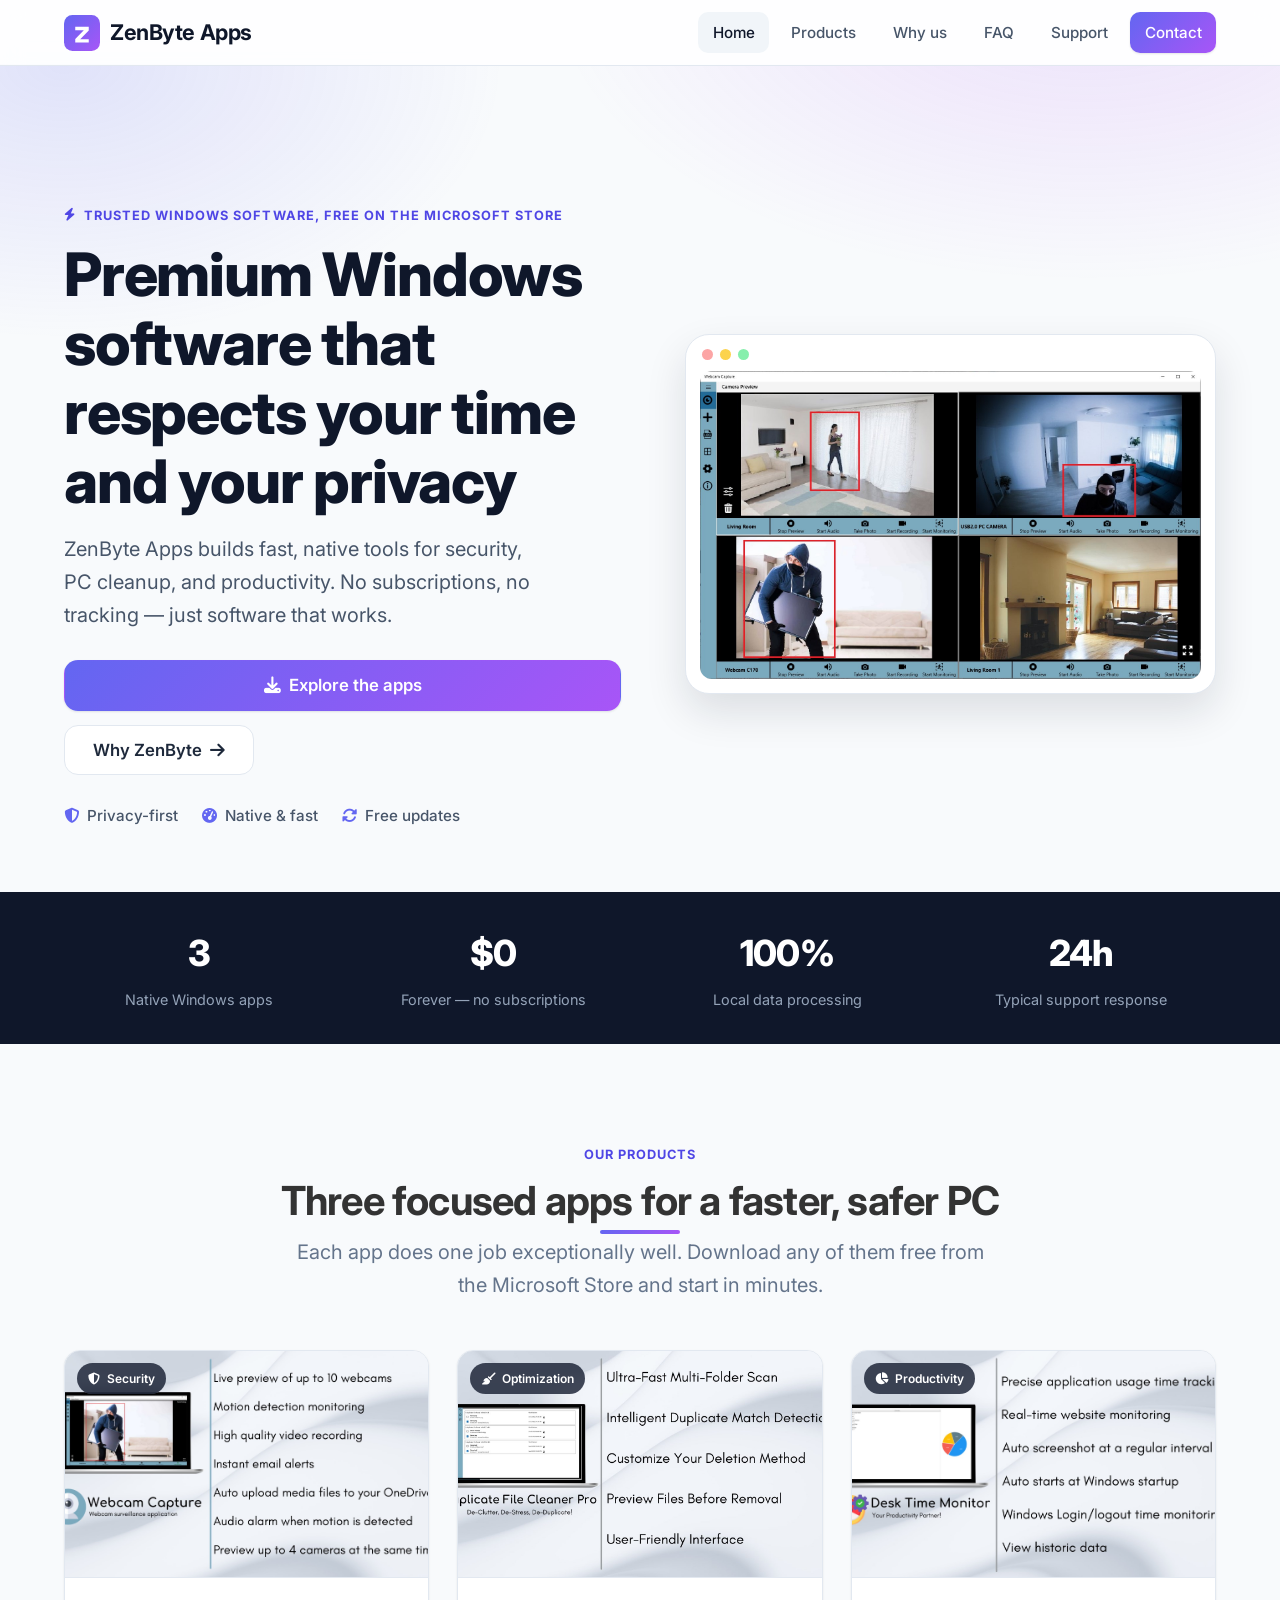
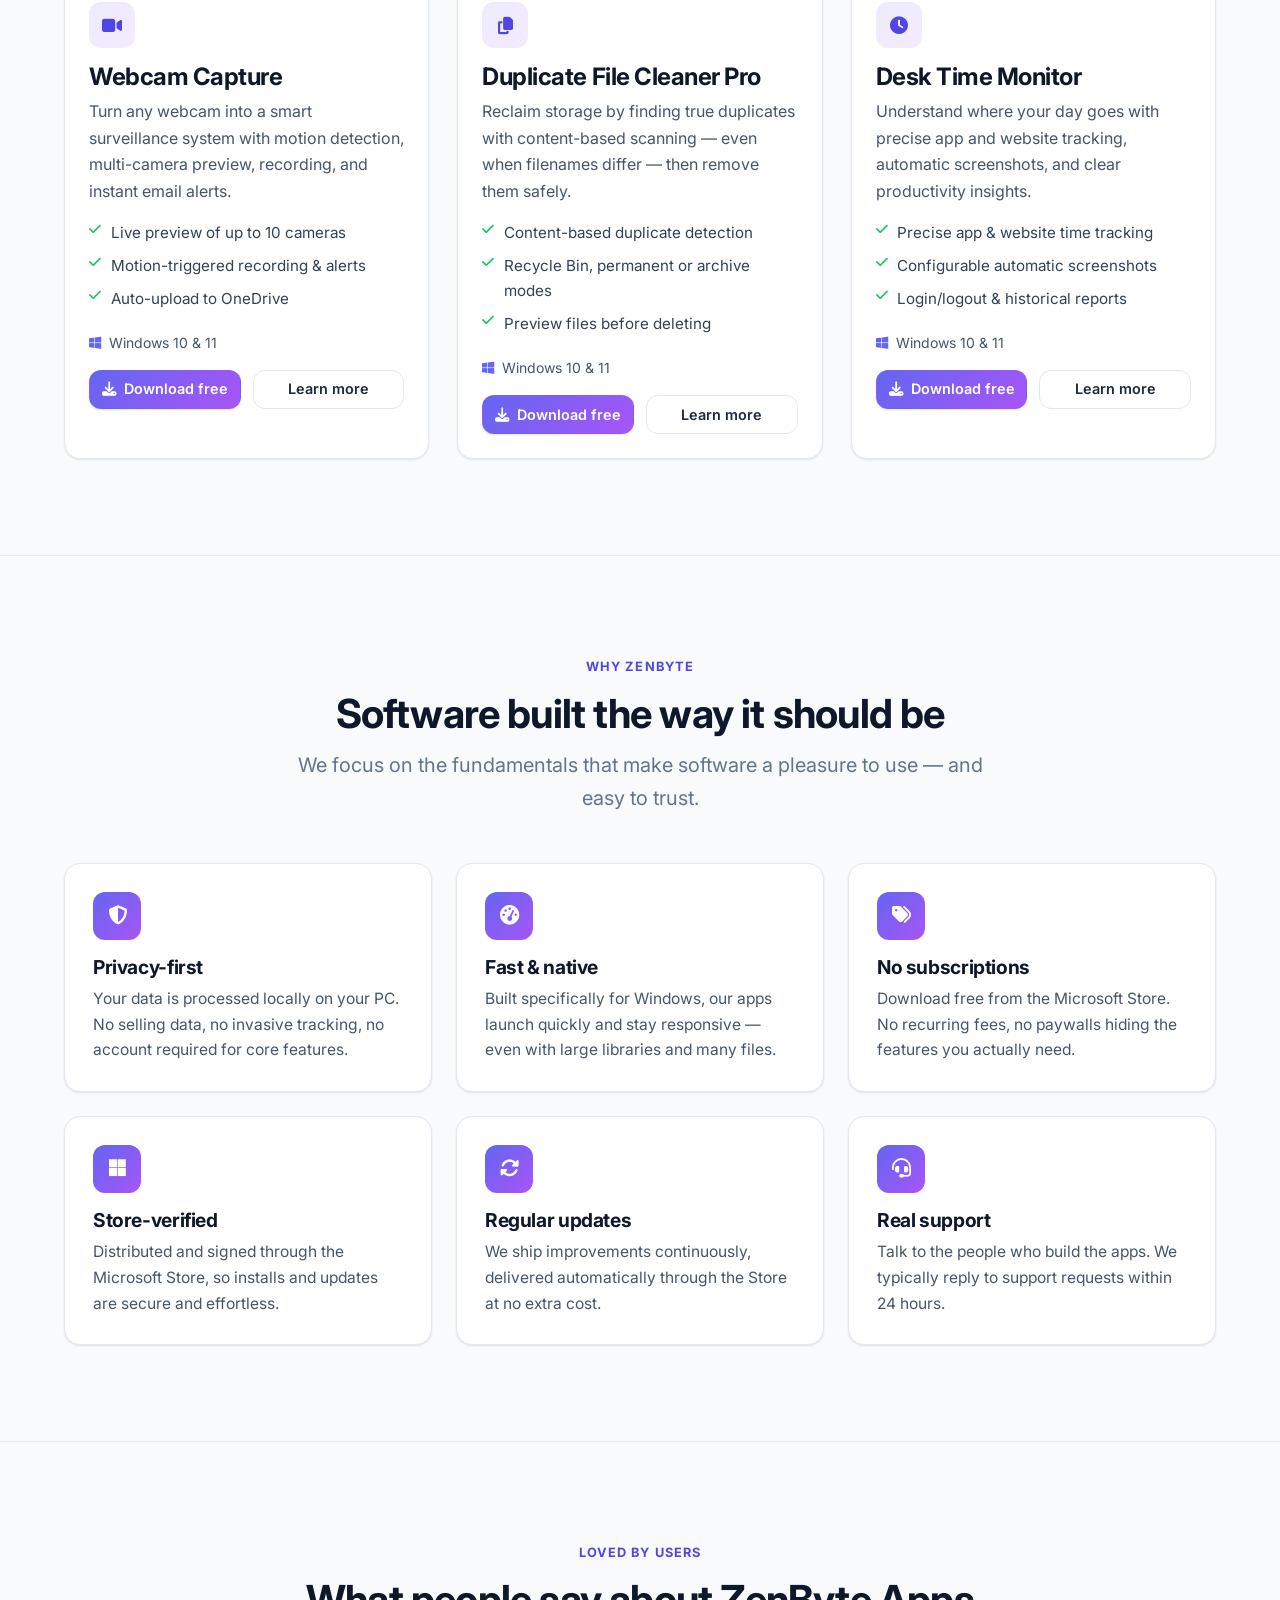
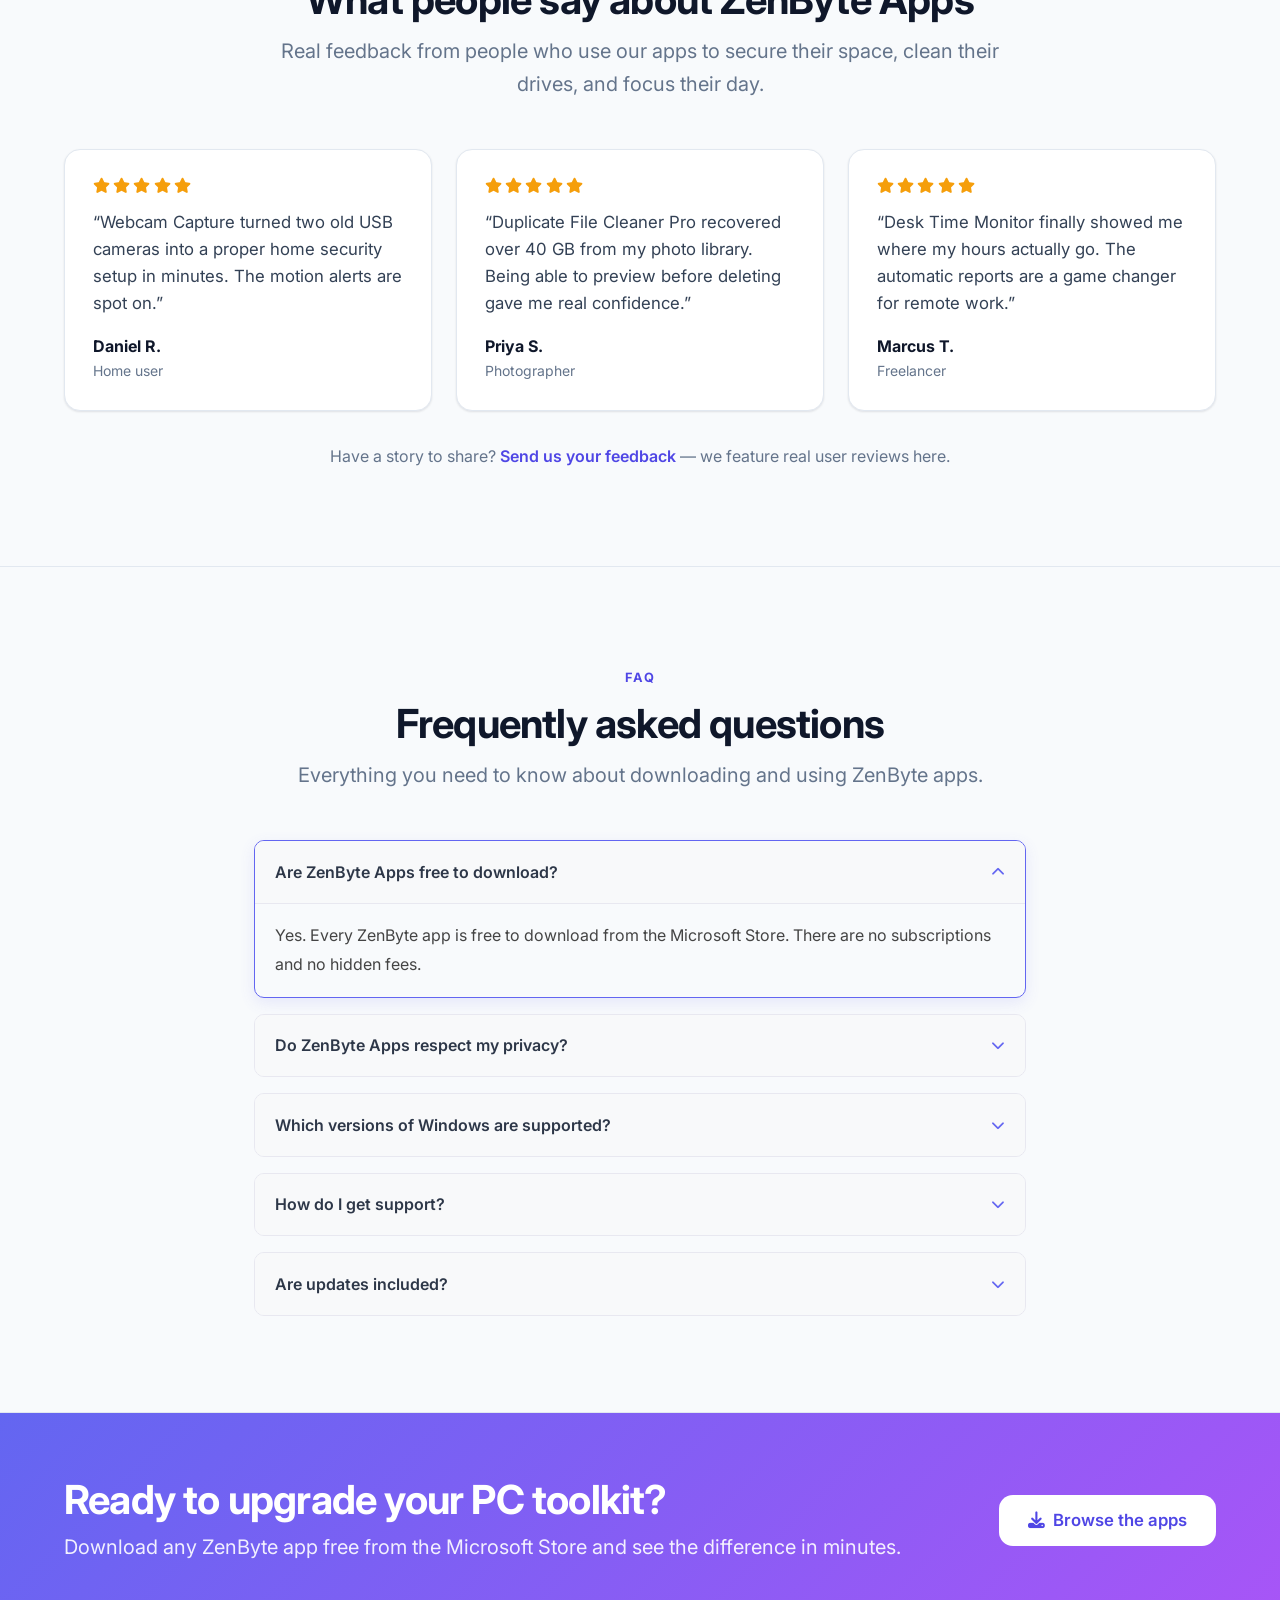
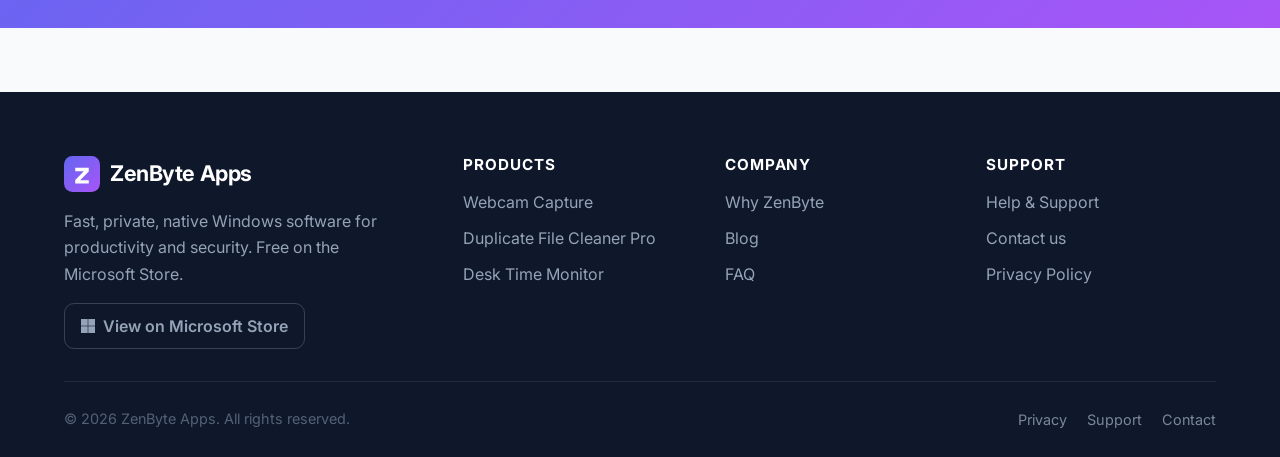
<file: index.html>
<!DOCTYPE html>
<html lang="en">
<head>
    <meta charset="UTF-8">
    <meta name="viewport" content="width=device-width, initial-scale=1.0">

    <!-- Primary SEO -->
    <title>ZenByte Apps — Premium Windows Software for Productivity & Security</title>
    <meta name="description" content="ZenByte Apps builds fast, private, native Windows software. Download Webcam Capture, Duplicate File Cleaner Pro, and Desk Time Monitor free from the Microsoft Store — no subscriptions, no tracking.">
    <meta name="keywords" content="windows software, webcam surveillance software, duplicate file cleaner, time tracking software, free windows apps, microsoft store apps, productivity tools, ZenByte Apps">
    <meta name="author" content="ZenByte Apps">
    <meta name="robots" content="index, follow, max-image-preview:large, max-snippet:-1, max-video-preview:-1">

    <!-- Canonical -->
    <link rel="canonical" href="https://zenbyteapps.com/">

    <!-- Open Graph -->
    <meta property="og:type" content="website">
    <meta property="og:title" content="ZenByte Apps — Premium Windows Software for Productivity & Security">
    <meta property="og:description" content="Fast, private, native Windows software. Download Webcam Capture, Duplicate File Cleaner Pro, and Desk Time Monitor free from the Microsoft Store.">
    <meta property="og:url" content="https://zenbyteapps.com/">
    <meta property="og:site_name" content="ZenByte Apps">
    <meta property="og:image" content="https://zenbyteapps.com/images/og-default.png">
    <meta property="og:image:width" content="1200">
    <meta property="og:image:height" content="630">
    <meta property="og:image:alt" content="ZenByte Apps — premium Windows software for productivity and security">
    <meta property="og:locale" content="en_US">

    <!-- Twitter -->
    <meta name="twitter:card" content="summary_large_image">
    <meta name="twitter:title" content="ZenByte Apps — Premium Windows Software">
    <meta name="twitter:description" content="Fast, private, native Windows apps. Download Webcam Capture, Duplicate File Cleaner Pro, and Desk Time Monitor free.">
    <meta name="twitter:image" content="https://zenbyteapps.com/images/og-default.png">

    <!-- Theming & icons -->
    <meta name="theme-color" content="#6366F1">
    <meta name="application-name" content="ZenByte Apps">
    <link rel="icon" href="images/favicon.svg" type="image/svg+xml">
    <link rel="apple-touch-icon" href="images/favicon.svg">

    <!-- Performance: preconnect to font/icon origins -->
    <link rel="preconnect" href="https://fonts.googleapis.com">
    <link rel="preconnect" href="https://fonts.gstatic.com" crossorigin>
    <link rel="preconnect" href="https://cdnjs.cloudflare.com" crossorigin>

    <!-- Fonts -->
    <link rel="stylesheet" href="https://fonts.googleapis.com/css2?family=Inter:wght@400;500;600;700;800&display=swap">

    <!-- Styles -->
    <link rel="stylesheet" href="css/style.css">
    <link rel="preload" href="https://cdnjs.cloudflare.com/ajax/libs/font-awesome/6.5.2/css/all.min.css" as="style" onload="this.onload=null;this.rel='stylesheet'">
    <noscript><link rel="stylesheet" href="https://cdnjs.cloudflare.com/ajax/libs/font-awesome/6.5.2/css/all.min.css"></noscript>

    <!-- Structured Data: Organization + WebSite -->
    <script type="application/ld+json">
    {
        "@context": "https://schema.org",
        "@graph": [
            {
                "@type": "Organization",
                "@id": "https://zenbyteapps.com/#organization",
                "name": "ZenByte Apps",
                "url": "https://zenbyteapps.com/",
                "logo": "https://zenbyteapps.com/images/zenbyte-apps-logo.svg",
                "image": "https://zenbyteapps.com/images/og-default.png",
                "description": "ZenByte Apps develops fast, private, native Windows software for productivity and security, distributed free through the Microsoft Store.",
                "foundingDate": "2024",
                "email": "info@zenbyteapps.com",
                "contactPoint": {
                    "@type": "ContactPoint",
                    "contactType": "customer support",
                    "email": "info@zenbyteapps.com",
                    "availableLanguage": "English"
                },
                "sameAs": [
                    "https://apps.microsoft.com/store/search?publisher=ZenByte%20Apps"
                ]
            },
            {
                "@type": "WebSite",
                "@id": "https://zenbyteapps.com/#website",
                "url": "https://zenbyteapps.com/",
                "name": "ZenByte Apps",
                "publisher": { "@id": "https://zenbyteapps.com/#organization" }
            }
        ]
    }
    </script>

    <!-- Structured Data: FAQ -->
    <script type="application/ld+json">
    {
        "@context": "https://schema.org",
        "@type": "FAQPage",
        "mainEntity": [
            {
                "@type": "Question",
                "name": "Are ZenByte Apps free to download?",
                "acceptedAnswer": { "@type": "Answer", "text": "Yes. Every ZenByte app is free to download from the Microsoft Store. There are no subscriptions and no hidden fees." }
            },
            {
                "@type": "Question",
                "name": "Do ZenByte Apps work offline and respect my privacy?",
                "acceptedAnswer": { "@type": "Answer", "text": "Our apps run natively on Windows and process your data locally on your PC. We do not sell your data, and core features work without an account." }
            },
            {
                "@type": "Question",
                "name": "Which versions of Windows are supported?",
                "acceptedAnswer": { "@type": "Answer", "text": "Our applications support Windows 10 and Windows 11 (64-bit). They install and update automatically through the Microsoft Store." }
            },
            {
                "@type": "Question",
                "name": "How do I get support for a ZenByte app?",
                "acceptedAnswer": { "@type": "Answer", "text": "Visit our Support page or email info@zenbyteapps.com. We typically respond within 24 hours." }
            },
            {
                "@type": "Question",
                "name": "Are updates included?",
                "acceptedAnswer": { "@type": "Answer", "text": "Yes. Updates are delivered automatically through the Microsoft Store at no additional cost." }
            }
        ]
    }
    </script>
</head>
<body>
    <a href="#main" class="skip-link">Skip to main content</a>

    <header class="header">
        <nav class="navbar" aria-label="Primary">
            <div class="container">
                <a href="index.html" class="nav-brand" aria-label="ZenByte Apps home">
                    <img src="images/favicon.svg" alt="" class="brand-logo" width="36" height="36">
                    <span class="logo">ZenByte Apps</span>
                </a>
                <ul class="nav-links" id="primary-menu">
                    <li><a href="index.html" class="active">Home</a></li>
                    <li><a href="#products">Products</a></li>
                    <li><a href="#why">Why us</a></li>
                    <li><a href="#faq">FAQ</a></li>
                    <li><a href="support.html">Support</a></li>
                    <li><a href="contact.html" class="nav-cta">Contact</a></li>
                </ul>
                <button class="mobile-menu-btn" aria-label="Toggle navigation menu" aria-expanded="false" aria-controls="primary-menu">
                    <i class="fas fa-bars" aria-hidden="true"></i>
                </button>
            </div>
        </nav>
    </header>

    <main id="main">
        <!-- Hero -->
        <section class="hero" aria-labelledby="hero-title">
            <div class="container hero-inner">
                <div class="hero-content">
                    <p class="eyebrow"><i class="fas fa-bolt" aria-hidden="true"></i> Trusted Windows software, free on the Microsoft Store</p>
                    <h1 id="hero-title">Premium Windows software that respects your time and your privacy</h1>
                    <p class="hero-lead">ZenByte Apps builds fast, native tools for security, PC cleanup, and productivity. No subscriptions, no tracking — just software that works.</p>
                    <div class="hero-actions">
                        <a href="#products" class="btn btn-primary btn-lg">
                            <i class="fas fa-download" aria-hidden="true"></i> Explore the apps
                        </a>
                        <a href="#why" class="btn btn-ghost btn-lg">Why ZenByte <i class="fas fa-arrow-right" aria-hidden="true"></i></a>
                    </div>
                    <ul class="hero-trust" aria-label="Key reasons to choose ZenByte Apps">
                        <li><i class="fas fa-shield-halved" aria-hidden="true"></i> Privacy-first</li>
                        <li><i class="fas fa-gauge-high" aria-hidden="true"></i> Native &amp; fast</li>
                        <li><i class="fas fa-rotate" aria-hidden="true"></i> Free updates</li>
                    </ul>
                </div>
                <div class="hero-visual">
                    <div class="hero-frame">
                        <span class="frame-dots" aria-hidden="true"><i></i><i></i><i></i></span>
                        <img src="images/webcam-surveillance.jpeg"
                             alt="Webcam Capture displaying a live four-camera surveillance grid with motion detection highlights"
                             width="1280" height="800" fetchpriority="high" decoding="async">
                    </div>
                </div>
            </div>
        </section>

        <!-- Trust / stats bar -->
        <section class="stats-bar" aria-label="ZenByte Apps at a glance">
            <div class="container stats-grid">
                <div class="stat"><span class="stat-num">3</span><span class="stat-label">Native Windows apps</span></div>
                <div class="stat"><span class="stat-num">$0</span><span class="stat-label">Forever — no subscriptions</span></div>
                <div class="stat"><span class="stat-num">100%</span><span class="stat-label">Local data processing</span></div>
                <div class="stat"><span class="stat-num">24h</span><span class="stat-label">Typical support response</span></div>
            </div>
        </section>

        <!-- Products -->
        <section class="section products" id="products" aria-labelledby="products-title">
            <div class="container">
                <div class="section-head">
                    <p class="eyebrow">Our products</p>
                    <h2 id="products-title">Three focused apps for a faster, safer PC</h2>
                    <p class="section-sub">Each app does one job exceptionally well. Download any of them free from the Microsoft Store and start in minutes.</p>
                </div>

                <div class="products-grid">
                    <!-- Webcam Capture -->
                    <article class="product-card" itemscope itemtype="https://schema.org/SoftwareApplication">
                        <div class="product-media">
                            <span class="product-badge"><i class="fas fa-shield-halved" aria-hidden="true"></i> Security</span>
                            <img src="images/webcam-capture-features.jpeg" alt="Webcam Capture feature overview: live preview, motion detection, recording and email alerts" loading="lazy" width="1280" height="720" itemprop="image">
                        </div>
                        <div class="product-body">
                            <div class="product-icon" aria-hidden="true"><i class="fas fa-video"></i></div>
                            <h3 itemprop="name">Webcam Capture</h3>
                            <p itemprop="description">Turn any webcam into a smart surveillance system with motion detection, multi-camera preview, recording, and instant email alerts.</p>
                            <ul class="product-points">
                                <li><i class="fas fa-check" aria-hidden="true"></i> Live preview of up to 10 cameras</li>
                                <li><i class="fas fa-check" aria-hidden="true"></i> Motion-triggered recording &amp; alerts</li>
                                <li><i class="fas fa-check" aria-hidden="true"></i> Auto-upload to OneDrive</li>
                            </ul>
                            <p class="product-platform"><i class="fab fa-windows" aria-hidden="true"></i> Windows 10 &amp; 11</p>
                            <div class="product-actions">
                                <a href="https://apps.microsoft.com/detail/9nwl3cg9qsq1?ocid=webpdpshare" target="_blank" rel="noopener" class="btn btn-primary" aria-label="Download Webcam Capture free from the Microsoft Store">
                                    <i class="fas fa-download" aria-hidden="true"></i> Download free
                                </a>
                                <a href="product.html?name=webcam-capture" class="btn btn-ghost">Learn more</a>
                            </div>
                            <meta itemprop="applicationCategory" content="SecurityApplication">
                            <meta itemprop="operatingSystem" content="Windows 10, Windows 11">
                        </div>
                    </article>

                    <!-- Duplicate File Cleaner Pro -->
                    <article class="product-card" itemscope itemtype="https://schema.org/SoftwareApplication">
                        <div class="product-media">
                            <span class="product-badge"><i class="fas fa-broom" aria-hidden="true"></i> Optimization</span>
                            <img src="images/duplicate-file-cleaner-pro.jpeg" alt="Duplicate File Cleaner Pro scanning folders and grouping duplicate files for review" loading="lazy" width="1280" height="720" itemprop="image">
                        </div>
                        <div class="product-body">
                            <div class="product-icon" aria-hidden="true"><i class="fas fa-copy"></i></div>
                            <h3 itemprop="name">Duplicate File Cleaner Pro</h3>
                            <p itemprop="description">Reclaim storage by finding true duplicates with content-based scanning — even when filenames differ — then remove them safely.</p>
                            <ul class="product-points">
                                <li><i class="fas fa-check" aria-hidden="true"></i> Content-based duplicate detection</li>
                                <li><i class="fas fa-check" aria-hidden="true"></i> Recycle Bin, permanent or archive modes</li>
                                <li><i class="fas fa-check" aria-hidden="true"></i> Preview files before deleting</li>
                            </ul>
                            <p class="product-platform"><i class="fab fa-windows" aria-hidden="true"></i> Windows 10 &amp; 11</p>
                            <div class="product-actions">
                                <a href="https://apps.microsoft.com/detail/9p257b4wlhfk?ocid=webpdpshare" target="_blank" rel="noopener" class="btn btn-primary" aria-label="Download Duplicate File Cleaner Pro free from the Microsoft Store">
                                    <i class="fas fa-download" aria-hidden="true"></i> Download free
                                </a>
                                <a href="product.html?name=duplicate-file-cleaner-pro" class="btn btn-ghost">Learn more</a>
                            </div>
                            <meta itemprop="applicationCategory" content="UtilitiesApplication">
                            <meta itemprop="operatingSystem" content="Windows 10, Windows 11">
                        </div>
                    </article>

                    <!-- Desk Time Monitor -->
                    <article class="product-card" itemscope itemtype="https://schema.org/SoftwareApplication">
                        <div class="product-media">
                            <span class="product-badge"><i class="fas fa-chart-pie" aria-hidden="true"></i> Productivity</span>
                            <img src="images/desktime-monitor.jpeg" alt="Desk Time Monitor dashboard showing application usage time and a productivity breakdown chart" loading="lazy" width="1280" height="720" itemprop="image">
                        </div>
                        <div class="product-body">
                            <div class="product-icon" aria-hidden="true"><i class="fas fa-clock"></i></div>
                            <h3 itemprop="name">Desk Time Monitor</h3>
                            <p itemprop="description">Understand where your day goes with precise app and website tracking, automatic screenshots, and clear productivity insights.</p>
                            <ul class="product-points">
                                <li><i class="fas fa-check" aria-hidden="true"></i> Precise app &amp; website time tracking</li>
                                <li><i class="fas fa-check" aria-hidden="true"></i> Configurable automatic screenshots</li>
                                <li><i class="fas fa-check" aria-hidden="true"></i> Login/logout &amp; historical reports</li>
                            </ul>
                            <p class="product-platform"><i class="fab fa-windows" aria-hidden="true"></i> Windows 10 &amp; 11</p>
                            <div class="product-actions">
                                <a href="https://apps.microsoft.com/detail/9pj8fsp43rf4?ocid=webpdpshare" target="_blank" rel="noopener" class="btn btn-primary" aria-label="Download Desk Time Monitor free from the Microsoft Store">
                                    <i class="fas fa-download" aria-hidden="true"></i> Download free
                                </a>
                                <a href="product.html?name=desk-time-monitor" class="btn btn-ghost">Learn more</a>
                            </div>
                            <meta itemprop="applicationCategory" content="BusinessApplication">
                            <meta itemprop="operatingSystem" content="Windows 10, Windows 11">
                        </div>
                    </article>
                </div>
            </div>
        </section>

        <!-- Why choose us -->
        <section class="section section-muted why" id="why" aria-labelledby="why-title">
            <div class="container">
                <div class="section-head">
                    <p class="eyebrow">Why ZenByte</p>
                    <h2 id="why-title">Software built the way it should be</h2>
                    <p class="section-sub">We focus on the fundamentals that make software a pleasure to use — and easy to trust.</p>
                </div>
                <div class="why-grid">
                    <div class="why-card">
                        <div class="why-icon" aria-hidden="true"><i class="fas fa-shield-halved"></i></div>
                        <h3>Privacy-first</h3>
                        <p>Your data is processed locally on your PC. No selling data, no invasive tracking, no account required for core features.</p>
                    </div>
                    <div class="why-card">
                        <div class="why-icon" aria-hidden="true"><i class="fas fa-gauge-high"></i></div>
                        <h3>Fast &amp; native</h3>
                        <p>Built specifically for Windows, our apps launch quickly and stay responsive — even with large libraries and many files.</p>
                    </div>
                    <div class="why-card">
                        <div class="why-icon" aria-hidden="true"><i class="fas fa-tags"></i></div>
                        <h3>No subscriptions</h3>
                        <p>Download free from the Microsoft Store. No recurring fees, no paywalls hiding the features you actually need.</p>
                    </div>
                    <div class="why-card">
                        <div class="why-icon" aria-hidden="true"><i class="fab fa-microsoft"></i></div>
                        <h3>Store-verified</h3>
                        <p>Distributed and signed through the Microsoft Store, so installs and updates are secure and effortless.</p>
                    </div>
                    <div class="why-card">
                        <div class="why-icon" aria-hidden="true"><i class="fas fa-rotate"></i></div>
                        <h3>Regular updates</h3>
                        <p>We ship improvements continuously, delivered automatically through the Store at no extra cost.</p>
                    </div>
                    <div class="why-card">
                        <div class="why-icon" aria-hidden="true"><i class="fas fa-headset"></i></div>
                        <h3>Real support</h3>
                        <p>Talk to the people who build the apps. We typically reply to support requests within 24 hours.</p>
                    </div>
                </div>
            </div>
        </section>

        <!-- Testimonials -->
        <section class="section testimonials" id="testimonials" aria-labelledby="testimonials-title">
            <div class="container">
                <div class="section-head">
                    <p class="eyebrow">Loved by users</p>
                    <h2 id="testimonials-title">What people say about ZenByte Apps</h2>
                    <p class="section-sub">Real feedback from people who use our apps to secure their space, clean their drives, and focus their day.</p>
                </div>
                <div class="testimonials-grid">
                    <figure class="testimonial">
                        <div class="stars" aria-label="Rated 5 out of 5">
                            <i class="fas fa-star" aria-hidden="true"></i><i class="fas fa-star" aria-hidden="true"></i><i class="fas fa-star" aria-hidden="true"></i><i class="fas fa-star" aria-hidden="true"></i><i class="fas fa-star" aria-hidden="true"></i>
                        </div>
                        <blockquote><p>“Webcam Capture turned two old USB cameras into a proper home security setup in minutes. The motion alerts are spot on.”</p></blockquote>
                        <figcaption><span class="t-name">Daniel R.</span><span class="t-role">Home user</span></figcaption>
                    </figure>
                    <figure class="testimonial">
                        <div class="stars" aria-label="Rated 5 out of 5">
                            <i class="fas fa-star" aria-hidden="true"></i><i class="fas fa-star" aria-hidden="true"></i><i class="fas fa-star" aria-hidden="true"></i><i class="fas fa-star" aria-hidden="true"></i><i class="fas fa-star" aria-hidden="true"></i>
                        </div>
                        <blockquote><p>“Duplicate File Cleaner Pro recovered over 40 GB from my photo library. Being able to preview before deleting gave me real confidence.”</p></blockquote>
                        <figcaption><span class="t-name">Priya S.</span><span class="t-role">Photographer</span></figcaption>
                    </figure>
                    <figure class="testimonial">
                        <div class="stars" aria-label="Rated 5 out of 5">
                            <i class="fas fa-star" aria-hidden="true"></i><i class="fas fa-star" aria-hidden="true"></i><i class="fas fa-star" aria-hidden="true"></i><i class="fas fa-star" aria-hidden="true"></i><i class="fas fa-star" aria-hidden="true"></i>
                        </div>
                        <blockquote><p>“Desk Time Monitor finally showed me where my hours actually go. The automatic reports are a game changer for remote work.”</p></blockquote>
                        <figcaption><span class="t-name">Marcus T.</span><span class="t-role">Freelancer</span></figcaption>
                    </figure>
                </div>
                <p class="testimonials-note">Have a story to share? <a href="contact.html">Send us your feedback</a> — we feature real user reviews here.</p>
            </div>
        </section>

        <!-- FAQ -->
        <section class="section section-muted faq" id="faq" aria-labelledby="faq-title">
            <div class="container faq-container">
                <div class="section-head">
                    <p class="eyebrow">FAQ</p>
                    <h2 id="faq-title">Frequently asked questions</h2>
                    <p class="section-sub">Everything you need to know about downloading and using ZenByte apps.</p>
                </div>
                <div class="faq-list">
                    <details class="faq-item" open>
                        <summary>Are ZenByte Apps free to download?</summary>
                        <div class="faq-answer"><p>Yes. Every ZenByte app is free to download from the Microsoft Store. There are no subscriptions and no hidden fees.</p></div>
                    </details>
                    <details class="faq-item">
                        <summary>Do ZenByte Apps respect my privacy?</summary>
                        <div class="faq-answer"><p>Our apps run natively on Windows and process your data locally on your PC. We do not sell your data, and core features work without an account.</p></div>
                    </details>
                    <details class="faq-item">
                        <summary>Which versions of Windows are supported?</summary>
                        <div class="faq-answer"><p>Our applications support Windows 10 and Windows 11 (64-bit). They install and update automatically through the Microsoft Store.</p></div>
                    </details>
                    <details class="faq-item">
                        <summary>How do I get support?</summary>
                        <div class="faq-answer"><p>Visit our <a href="support.html">Support page</a> or email <a href="mailto:info@zenbyteapps.com">info@zenbyteapps.com</a>. We typically respond within 24 hours.</p></div>
                    </details>
                    <details class="faq-item">
                        <summary>Are updates included?</summary>
                        <div class="faq-answer"><p>Yes. Updates are delivered automatically through the Microsoft Store at no additional cost.</p></div>
                    </details>
                </div>
            </div>
        </section>

        <!-- CTA band -->
        <section class="cta-band" aria-labelledby="cta-title">
            <div class="container cta-inner">
                <div>
                    <h2 id="cta-title">Ready to upgrade your PC toolkit?</h2>
                    <p>Download any ZenByte app free from the Microsoft Store and see the difference in minutes.</p>
                </div>
                <a href="#products" class="btn btn-light btn-lg"><i class="fas fa-download" aria-hidden="true"></i> Browse the apps</a>
            </div>
        </section>
    </main>

    <footer class="site-footer">
        <div class="container">
            <div class="footer-grid">
                <div class="footer-col footer-brand">
                    <a href="index.html" class="nav-brand" aria-label="ZenByte Apps home">
                        <img src="images/favicon.svg" alt="" class="brand-logo" width="32" height="32">
                        <span class="logo logo-light">ZenByte Apps</span>
                    </a>
                    <p>Fast, private, native Windows software for productivity and security. Free on the Microsoft Store.</p>
                    <a class="store-link" href="https://apps.microsoft.com/store/search?publisher=ZenByte%20Apps" target="_blank" rel="noopener">
                        <i class="fab fa-microsoft" aria-hidden="true"></i> View on Microsoft Store
                    </a>
                </div>
                <div class="footer-col">
                    <h3>Products</h3>
                    <ul>
                        <li><a href="product.html?name=webcam-capture">Webcam Capture</a></li>
                        <li><a href="product.html?name=duplicate-file-cleaner-pro">Duplicate File Cleaner Pro</a></li>
                        <li><a href="product.html?name=desk-time-monitor">Desk Time Monitor</a></li>
                    </ul>
                </div>
                <div class="footer-col">
                    <h3>Company</h3>
                    <ul>
                        <li><a href="#why">Why ZenByte</a></li>
                        <li><a href="blogs.html">Blog</a></li>
                        <li><a href="#faq">FAQ</a></li>
                    </ul>
                </div>
                <div class="footer-col">
                    <h3>Support</h3>
                    <ul>
                        <li><a href="support.html">Help &amp; Support</a></li>
                        <li><a href="contact.html">Contact us</a></li>
                        <li><a href="privacy-policy.html">Privacy Policy</a></li>
                    </ul>
                </div>
            </div>
            <div class="footer-bottom">
                <p>&copy; <span id="year">2026</span> ZenByte Apps. All rights reserved.</p>
                <ul class="footer-legal">
                    <li><a href="privacy-policy.html">Privacy</a></li>
                    <li><a href="support.html">Support</a></li>
                    <li><a href="contact.html">Contact</a></li>
                </ul>
            </div>
        </div>
    </footer>

    <script src="js/script.js" defer></script>
</body>
</html>
</file>
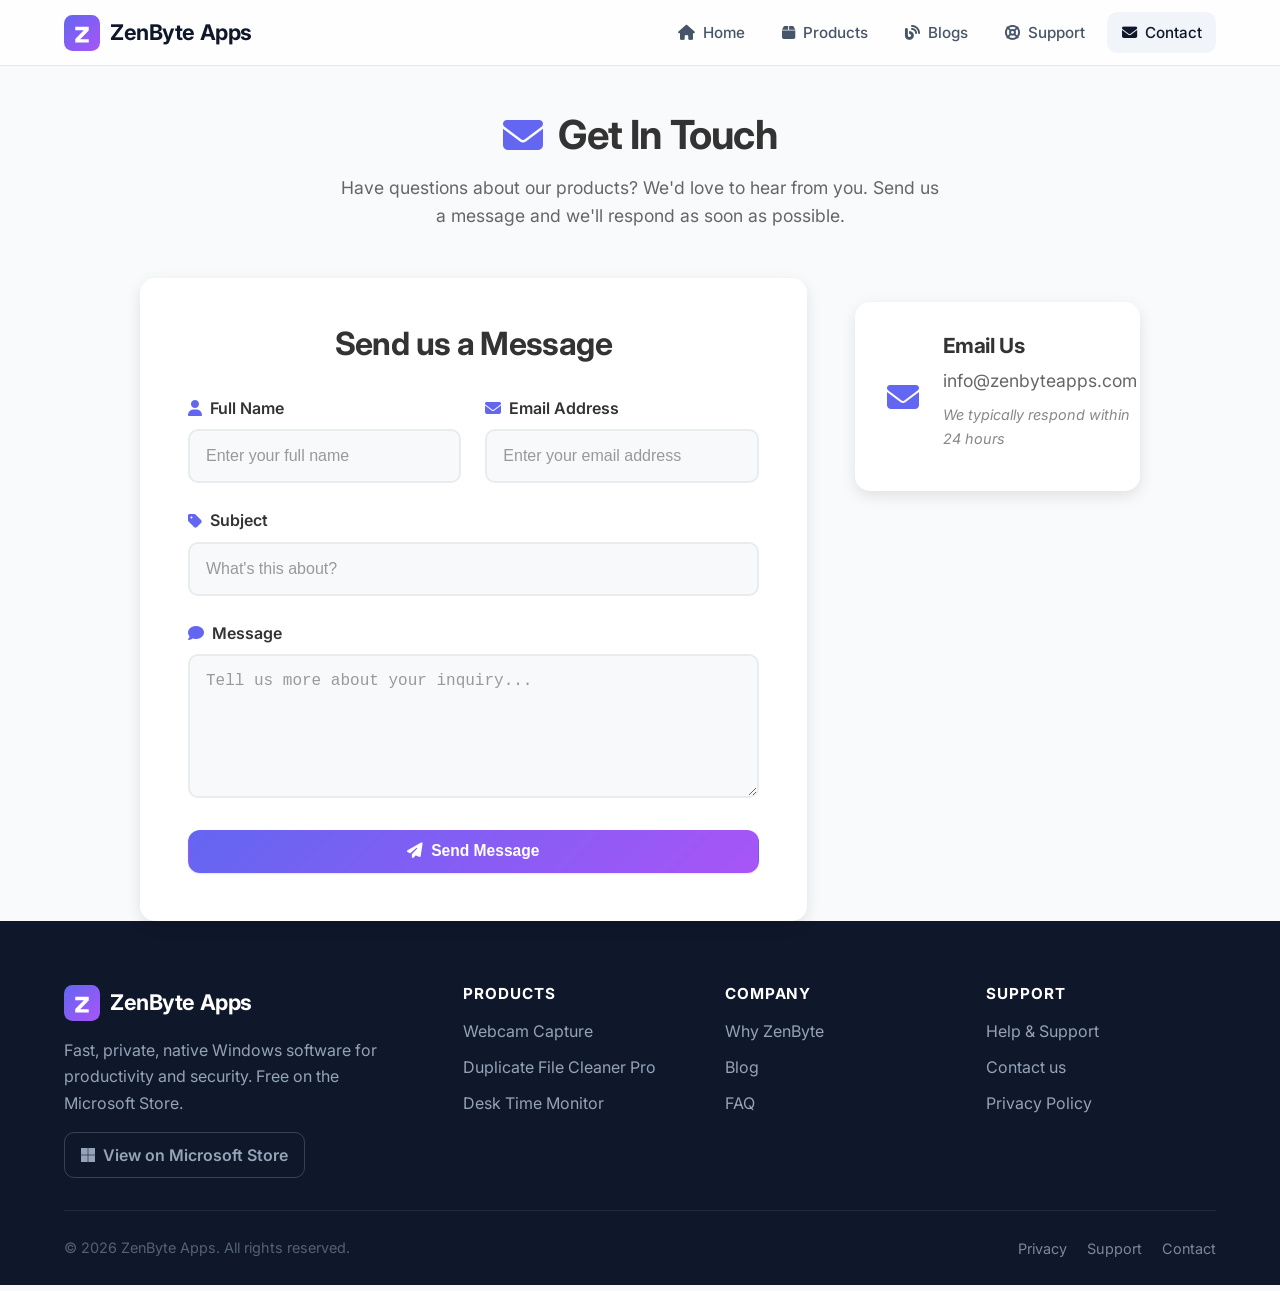
<file: contact.html>
<!DOCTYPE html>
<html lang="en">
<head>
    <meta charset="UTF-8">
    <meta name="viewport" content="width=device-width, initial-scale=1.0">
    
    <!-- SEO Meta Tags -->
    <title>Contact ZenByte Apps - Software Support & Inquiries</title>
    <meta name="description" content="Contact ZenByte Apps for software support, technical inquiries, or feedback about our Windows productivity tools. Get help with Webcam Capture, Duplicate File Cleaner Pro, and Desk Time Monitor.">
    <meta name="keywords" content="contact ZenByte Apps, software support, technical help, Windows software support, productivity tools help">
    <meta name="author" content="ZenByte Apps">
    <meta name="robots" content="index, follow, max-image-preview:large, max-snippet:-1, max-video-preview:-1">
    <meta name="googlebot" content="index, follow">
    
    <!-- Open Graph Meta Tags -->
    <meta property="og:type" content="website">
    <meta property="og:title" content="Contact ZenByte Apps - Software Support & Inquiries">
    <meta property="og:description" content="Contact ZenByte Apps for software support, technical inquiries, or feedback about our Windows productivity tools.">
    <meta property="og:url" content="https://zenbyteapps.com/contact.html">
    <meta property="og:site_name" content="ZenByte Apps">
    <meta property="og:image" content="https://zenbyteapps.com/images/og-default.png">
    <meta property="og:image:width" content="1200">
    <meta property="og:image:height" content="630">
    <meta property="og:locale" content="en_US">
    
    <!-- Twitter Card Meta Tags -->
    <meta name="twitter:card" content="summary_large_image">
    <meta name="twitter:title" content="Contact ZenByte Apps - Software Support">
    <meta name="twitter:description" content="Get help with ZenByte Apps software. Contact us for support, inquiries, or feedback about our Windows productivity tools.">
    <meta name="twitter:image" content="https://zenbyteapps.com/images/og-default.png">
    
    <!-- Canonical URL -->
    <link rel="canonical" href="https://zenbyteapps.com/contact.html">
    
    <!-- Security Meta Tags -->
    <meta http-equiv="X-Content-Type-Options" content="nosniff">
    <meta http-equiv="X-Frame-Options" content="DENY">
    <meta http-equiv="X-XSS-Protection" content="1; mode=block">
    <meta name="referrer" content="strict-origin-when-cross-origin">
    <link rel="icon" href="images/favicon.svg" type="image/svg+xml">
    <link rel="apple-touch-icon" href="images/favicon.svg">
    <link rel="preconnect" href="https://fonts.googleapis.com">
    <link rel="preconnect" href="https://fonts.gstatic.com" crossorigin>
    <link rel="preconnect" href="https://cdnjs.cloudflare.com" crossorigin>
    <link rel="stylesheet" href="https://fonts.googleapis.com/css2?family=Inter:wght@400;500;600;700;800&display=swap">
    <link rel="stylesheet" href="css/style.css">
    <link rel="preload" href="https://cdnjs.cloudflare.com/ajax/libs/font-awesome/6.5.2/css/all.min.css" as="style" onload="this.onload=null;this.rel='stylesheet'">
    <noscript><link rel="stylesheet" href="https://cdnjs.cloudflare.com/ajax/libs/font-awesome/6.5.2/css/all.min.css"></noscript>
</head>
<body>
    <header class="header">
        <nav class="navbar">
            <div class="container">
                <a href="index.html" class="nav-brand" aria-label="ZenByte Apps home">
                    <img src="images/favicon.svg" alt="" class="brand-logo" width="36" height="36">
                    <span class="logo">ZenByte Apps</span>
                </a>
                <ul class="nav-links" id="primary-menu">
                    <li><a href="index.html"><i class="fas fa-home"></i> Home</a></li>
                    <li><a href="index.html#products"><i class="fas fa-box"></i> Products</a></li>
                    <li><a href="blogs.html"><i class="fas fa-blog"></i> Blogs</a></li>
                    <li><a href="support.html"><i class="fas fa-life-ring"></i> Support</a></li>
                    <li><a href="contact.html" class="active"><i class="fas fa-envelope"></i> Contact</a></li>
                </ul>
                <button class="mobile-menu-btn" aria-label="Toggle navigation menu" aria-expanded="false" aria-controls="primary-menu">
                    <i class="fas fa-bars" aria-hidden="true"></i>
                </button>
            </div>
        </nav>
    </header>

    <main class="container page-container">
        <section class="contact-section">
            <div class="contact-header">
                <h1><i class="fas fa-envelope"></i> Get In Touch</h1>
                <p>Have questions about our products? We'd love to hear from you. Send us a message and we'll respond as soon as possible.</p>
            </div>
            
            <div class="contact-content">
                <div class="contact-form">
                    <h2>Send us a Message</h2>
                    <form id="contactForm">
                        <div class="form-row">
                            <div class="form-group">
                                <label for="name"><i class="fas fa-user"></i> Full Name</label>
                                <input type="text" id="name" name="name" required placeholder="Enter your full name">
                            </div>
                            <div class="form-group">
                                <label for="email"><i class="fas fa-envelope"></i> Email Address</label>
                                <input type="email" id="email" name="email" required placeholder="Enter your email address">
                            </div>
                        </div>
                        <div class="form-group">
                            <label for="subject"><i class="fas fa-tag"></i> Subject</label>
                            <input type="text" id="subject" name="subject" required placeholder="What's this about?">
                        </div>
                        <div class="form-group">
                            <label for="message"><i class="fas fa-comment"></i> Message</label>
                            <textarea id="message" name="message" rows="6" required placeholder="Tell us more about your inquiry..."></textarea>
                        </div>
                        <button type="submit" class="btn btn-primary">
                            <i class="fas fa-paper-plane"></i> Send Message
                        </button>
                    </form>
                </div>
                
                <div class="contact-info">
                    <div class="contact-item">
                        <i class="fas fa-envelope"></i>
                        <div>
                            <h3>Email Us</h3>
                            <p>info@zenbyteapps.com</p>
                            <p class="contact-description">We typically respond within 24 hours</p>
                        </div>
                    </div>
                </div>
            </div>
        </section>
    </main>

    <footer class="site-footer">
        <div class="container">
            <div class="footer-grid">
                <div class="footer-col footer-brand">
                    <a href="index.html" class="nav-brand" aria-label="ZenByte Apps home">
                        <img src="images/favicon.svg" alt="" class="brand-logo" width="32" height="32">
                        <span class="logo logo-light">ZenByte Apps</span>
                    </a>
                    <p>Fast, private, native Windows software for productivity and security. Free on the Microsoft Store.</p>
                    <a class="store-link" href="https://apps.microsoft.com/store/search?publisher=ZenByte%20Apps" target="_blank" rel="noopener">
                        <i class="fab fa-microsoft" aria-hidden="true"></i> View on Microsoft Store
                    </a>
                </div>
                <div class="footer-col">
                    <h3>Products</h3>
                    <ul>
                        <li><a href="product.html?name=webcam-capture">Webcam Capture</a></li>
                        <li><a href="product.html?name=duplicate-file-cleaner-pro">Duplicate File Cleaner Pro</a></li>
                        <li><a href="product.html?name=desk-time-monitor">Desk Time Monitor</a></li>
                    </ul>
                </div>
                <div class="footer-col">
                    <h3>Company</h3>
                    <ul>
                        <li><a href="index.html#why">Why ZenByte</a></li>
                        <li><a href="blogs.html">Blog</a></li>
                        <li><a href="index.html#faq">FAQ</a></li>
                    </ul>
                </div>
                <div class="footer-col">
                    <h3>Support</h3>
                    <ul>
                        <li><a href="support.html">Help &amp; Support</a></li>
                        <li><a href="contact.html">Contact us</a></li>
                        <li><a href="privacy-policy.html">Privacy Policy</a></li>
                    </ul>
                </div>
            </div>
            <div class="footer-bottom">
                <p>&copy; <span id="year">2026</span> ZenByte Apps. All rights reserved.</p>
                <ul class="footer-legal">
                    <li><a href="privacy-policy.html">Privacy</a></li>
                    <li><a href="support.html">Support</a></li>
                    <li><a href="contact.html">Contact</a></li>
                </ul>
            </div>
        </div>
    </footer>

    <script src="js/script.js" defer></script>
</body>
</html>
</file>
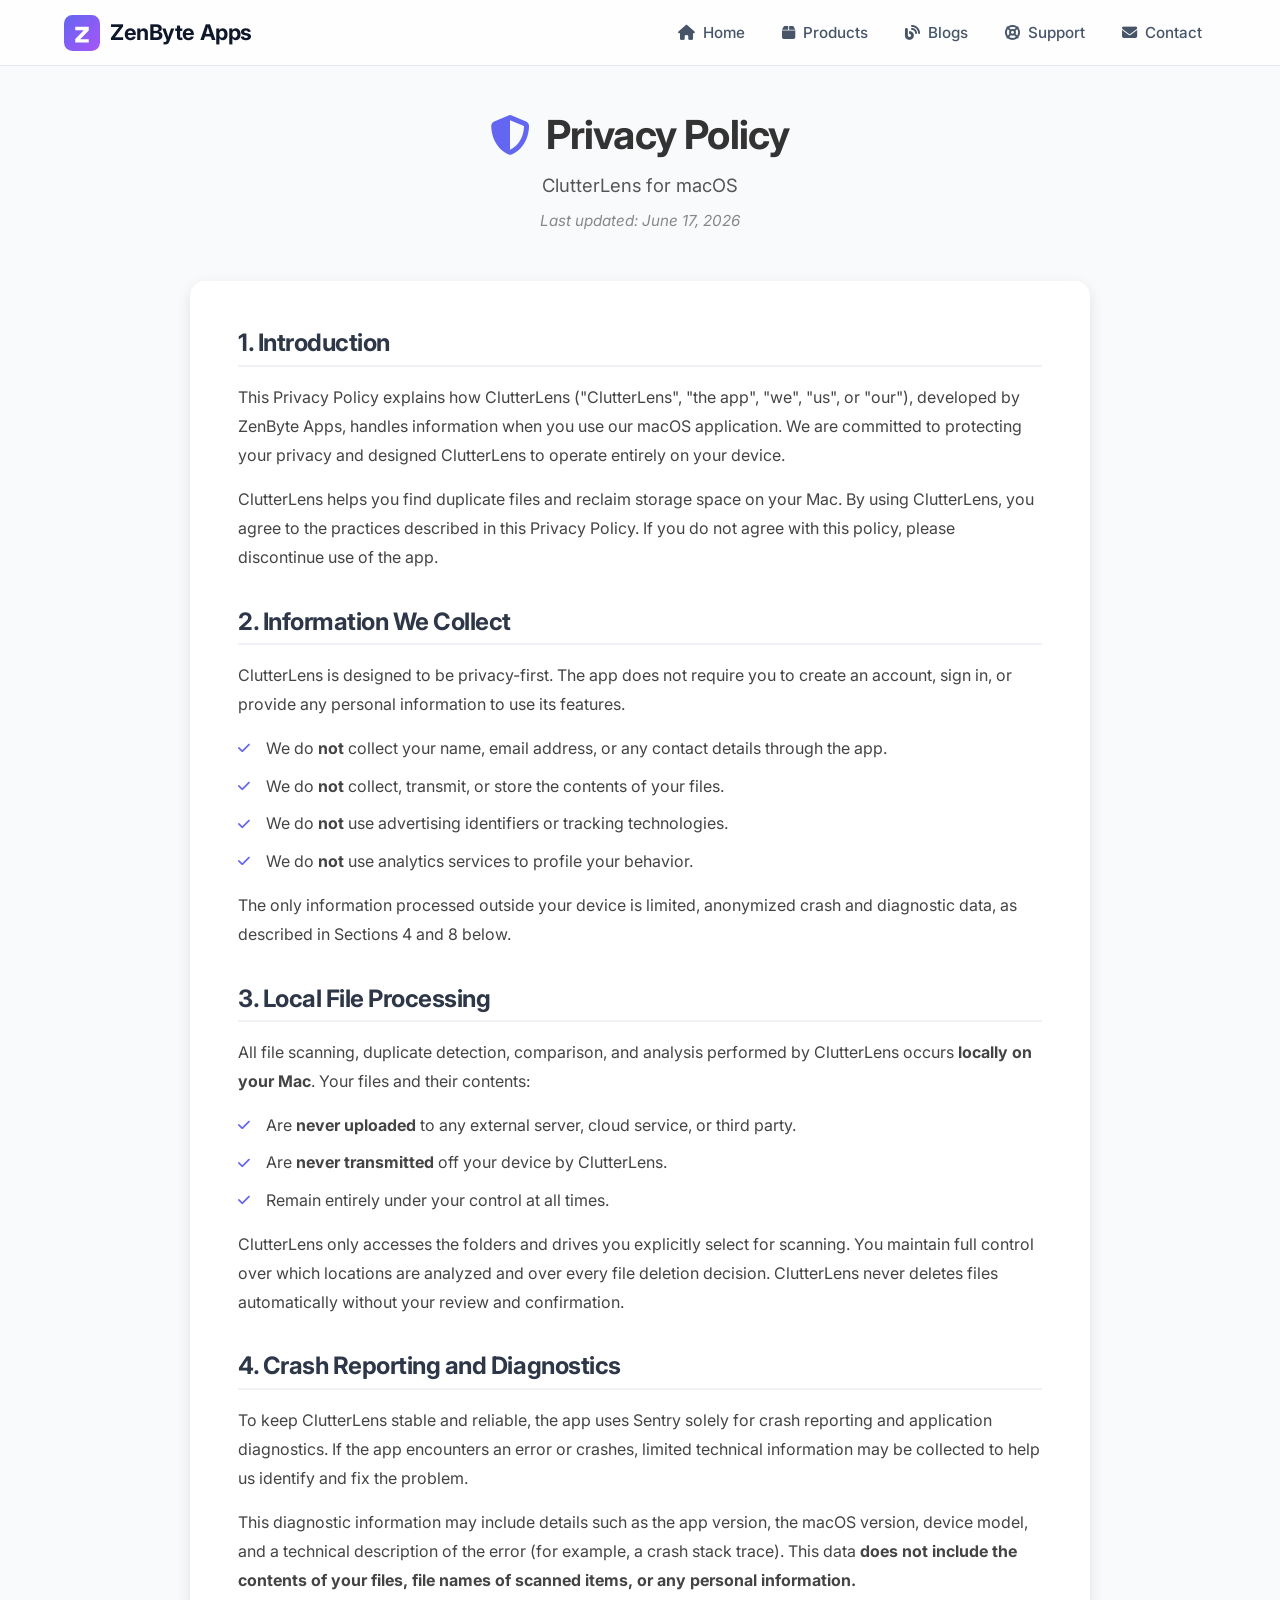
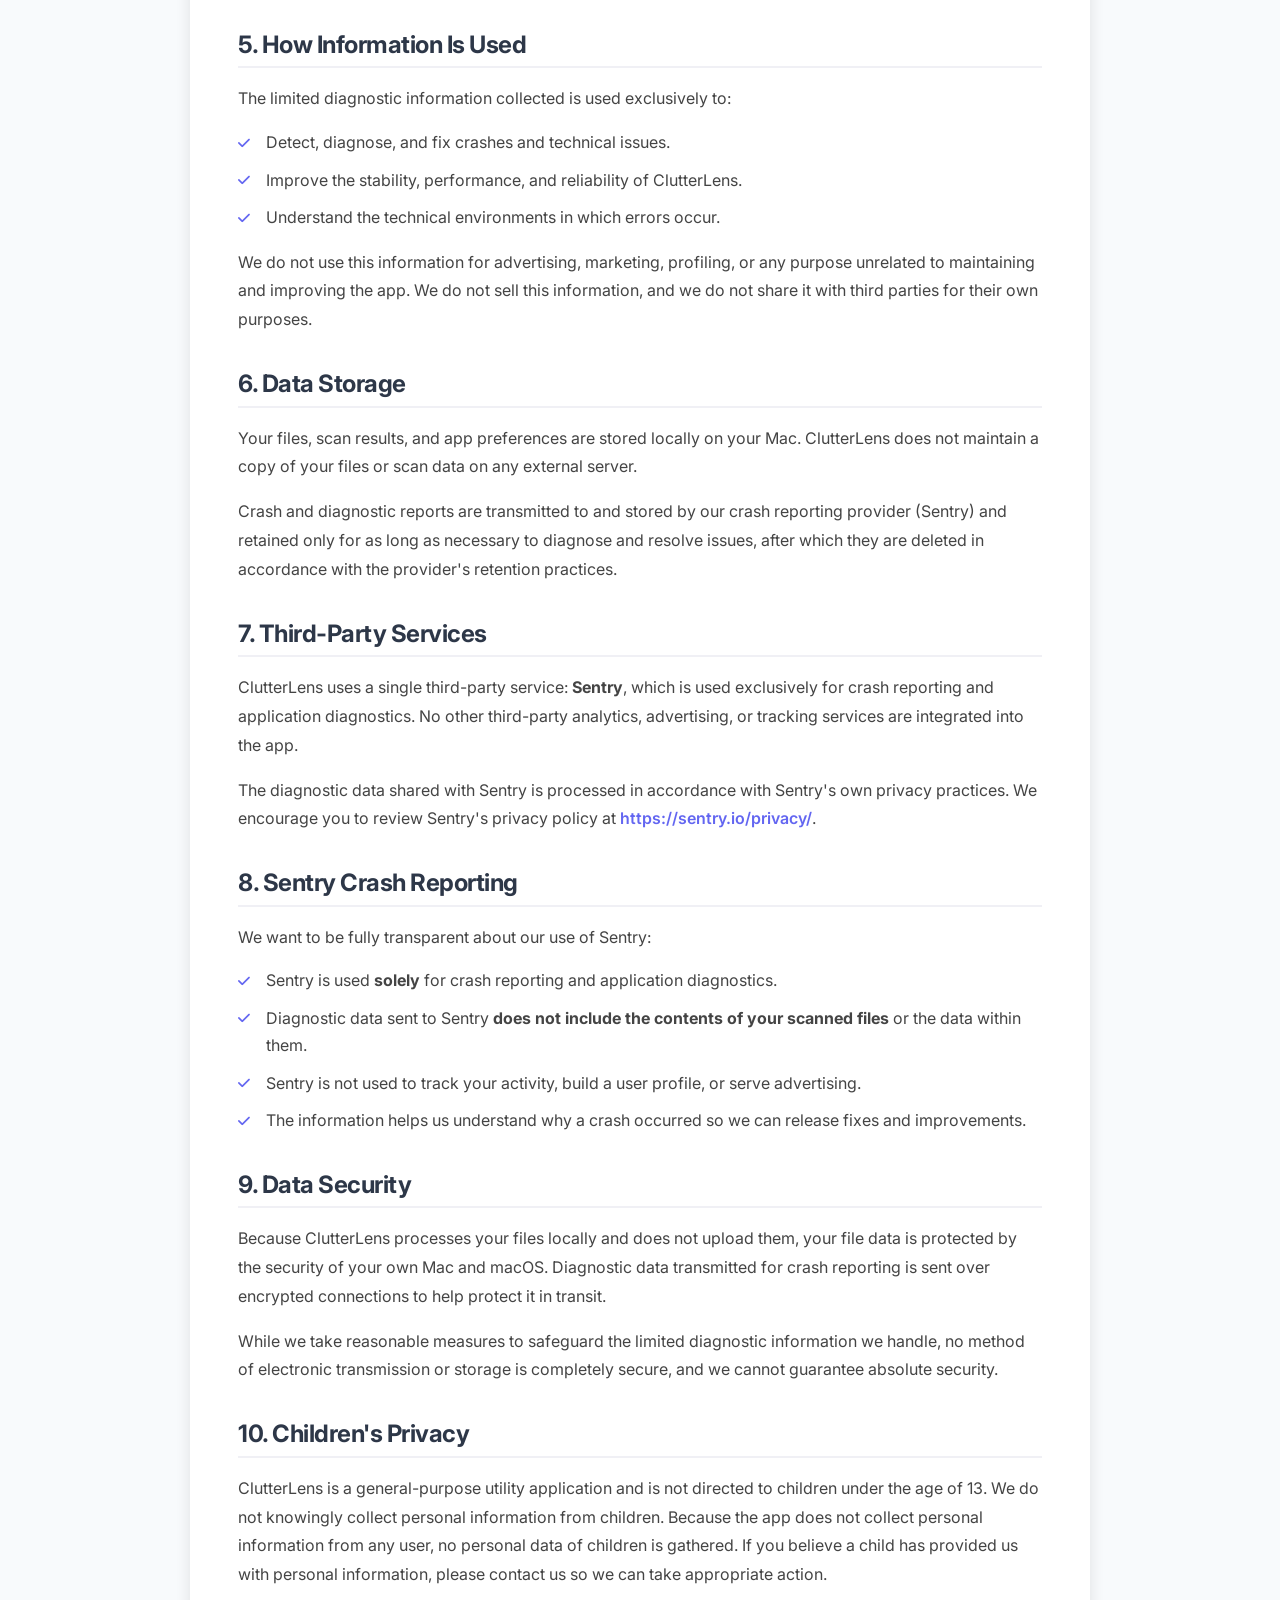
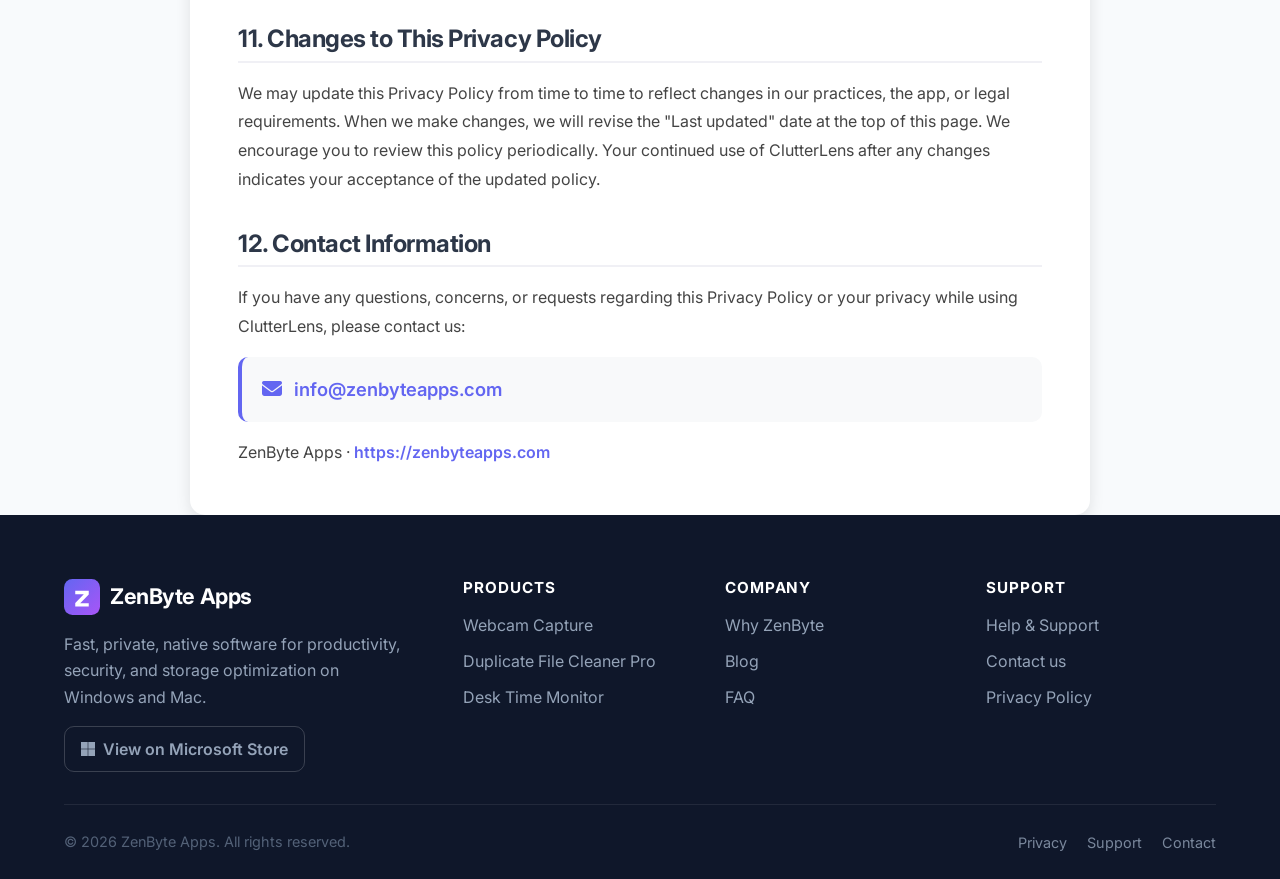
<file: privacy-policy.html>
<!DOCTYPE html>
<html lang="en">
<head>
    <meta charset="UTF-8">
    <meta name="viewport" content="width=device-width, initial-scale=1.0">

    <!-- SEO Meta Tags -->
    <title>Privacy Policy | ClutterLens</title>
    <meta name="description" content="Learn how ClutterLens protects your privacy. All file processing happens locally on your Mac and your files are never uploaded.">
    <meta name="keywords" content="ClutterLens privacy policy, macOS duplicate file cleaner privacy, local file processing, ZenByte Apps privacy, Mac storage cleaner privacy">
    <meta name="author" content="ZenByte Apps">
    <meta name="robots" content="index, follow, max-image-preview:large, max-snippet:-1, max-video-preview:-1">
    <meta name="googlebot" content="index, follow">

    <!-- Open Graph Meta Tags -->
    <meta property="og:type" content="website">
    <meta property="og:title" content="Privacy Policy | ClutterLens">
    <meta property="og:description" content="Learn how ClutterLens protects your privacy. All file processing happens locally on your Mac and your files are never uploaded.">
    <meta property="og:url" content="https://zenbyteapps.com/privacy-policy.html">
    <meta property="og:site_name" content="ZenByte Apps">
    <meta property="og:image" content="https://zenbyteapps.com/images/og-default.png">
    <meta property="og:image:width" content="1200">
    <meta property="og:image:height" content="630">
    <meta property="og:locale" content="en_US">

    <!-- Twitter Card Meta Tags -->
    <meta name="twitter:card" content="summary_large_image">
    <meta name="twitter:title" content="Privacy Policy | ClutterLens">
    <meta name="twitter:description" content="All file processing in ClutterLens happens locally on your Mac. Your files are never uploaded and your privacy is fully protected.">
    <meta name="twitter:image" content="https://zenbyteapps.com/images/og-default.png">

    <!-- Additional SEO Meta Tags -->
    <meta name="theme-color" content="#6366F1">
    <meta name="apple-mobile-web-app-title" content="ZenByte Apps">

    <!-- Canonical URL -->
    <link rel="canonical" href="https://zenbyteapps.com/privacy-policy.html">

    <!-- Security Meta Tags -->
    <meta http-equiv="X-Content-Type-Options" content="nosniff">
    <meta http-equiv="X-Frame-Options" content="DENY">
    <meta http-equiv="X-XSS-Protection" content="1; mode=block">
    <meta name="referrer" content="strict-origin-when-cross-origin">
    <link rel="icon" href="images/favicon.svg" type="image/svg+xml">
    <link rel="apple-touch-icon" href="images/favicon.svg">
    <link rel="preconnect" href="https://fonts.googleapis.com">
    <link rel="preconnect" href="https://fonts.gstatic.com" crossorigin>
    <link rel="preconnect" href="https://cdnjs.cloudflare.com" crossorigin>
    <link rel="stylesheet" href="https://fonts.googleapis.com/css2?family=Inter:wght@400;500;600;700;800&display=swap">
    <link rel="stylesheet" href="css/style.css">
    <link rel="preload" href="https://cdnjs.cloudflare.com/ajax/libs/font-awesome/6.5.2/css/all.min.css" as="style" onload="this.onload=null;this.rel='stylesheet'">
    <noscript><link rel="stylesheet" href="https://cdnjs.cloudflare.com/ajax/libs/font-awesome/6.5.2/css/all.min.css"></noscript>

    <!-- Structured Data (JSON-LD) -->
    <script type="application/ld+json">
    {
        "@context": "https://schema.org",
        "@type": "PrivacyPolicy",
        "name": "ClutterLens Privacy Policy",
        "url": "https://zenbyteapps.com/privacy-policy.html",
        "inLanguage": "en",
        "isPartOf": {
            "@type": "WebSite",
            "name": "ZenByte Apps",
            "url": "https://zenbyteapps.com"
        },
        "publisher": {
            "@type": "Organization",
            "name": "ZenByte Apps",
            "url": "https://zenbyteapps.com",
            "email": "info@zenbyteapps.com"
        },
        "about": {
            "@type": "SoftwareApplication",
            "name": "ClutterLens",
            "applicationCategory": "UtilityApplication",
            "operatingSystem": "macOS"
        }
    }
    </script>
</head>
<body>
    <header class="header">
        <nav class="navbar">
            <div class="container">
                <a href="index.html" class="nav-brand" aria-label="ZenByte Apps home">
                    <img src="images/favicon.svg" alt="" class="brand-logo" width="36" height="36">
                    <span class="logo">ZenByte Apps</span>
                </a>
                <ul class="nav-links" id="primary-menu">
                    <li><a href="index.html"><i class="fas fa-home"></i> Home</a></li>
                    <li><a href="index.html#products"><i class="fas fa-box"></i> Products</a></li>
                    <li><a href="blogs.html"><i class="fas fa-blog"></i> Blogs</a></li>
                    <li><a href="support.html"><i class="fas fa-life-ring"></i> Support</a></li>
                    <li><a href="contact.html"><i class="fas fa-envelope"></i> Contact</a></li>
                </ul>
                <button class="mobile-menu-btn" aria-label="Toggle navigation menu" aria-expanded="false" aria-controls="primary-menu">
                    <i class="fas fa-bars" aria-hidden="true"></i>
                </button>
            </div>
        </nav>
    </header>

    <main class="container page-container">
        <article class="legal-section">
            <header class="legal-header">
                <h1><i class="fas fa-shield-alt"></i> Privacy Policy</h1>
                <p class="legal-subtitle">ClutterLens for macOS</p>
                <p class="legal-updated">Last updated: June 17, 2026</p>
            </header>

            <div class="legal-content">
                <section aria-labelledby="introduction">
                    <h2 id="introduction">1. Introduction</h2>
                    <p>This Privacy Policy explains how ClutterLens ("ClutterLens", "the app", "we", "us", or "our"), developed by ZenByte Apps, handles information when you use our macOS application. We are committed to protecting your privacy and designed ClutterLens to operate entirely on your device.</p>
                    <p>ClutterLens helps you find duplicate files and reclaim storage space on your Mac. By using ClutterLens, you agree to the practices described in this Privacy Policy. If you do not agree with this policy, please discontinue use of the app.</p>
                </section>

                <section aria-labelledby="information-we-collect">
                    <h2 id="information-we-collect">2. Information We Collect</h2>
                    <p>ClutterLens is designed to be privacy-first. The app does not require you to create an account, sign in, or provide any personal information to use its features.</p>
                    <ul>
                        <li>We do <strong>not</strong> collect your name, email address, or any contact details through the app.</li>
                        <li>We do <strong>not</strong> collect, transmit, or store the contents of your files.</li>
                        <li>We do <strong>not</strong> use advertising identifiers or tracking technologies.</li>
                        <li>We do <strong>not</strong> use analytics services to profile your behavior.</li>
                    </ul>
                    <p>The only information processed outside your device is limited, anonymized crash and diagnostic data, as described in Sections 4 and 8 below.</p>
                </section>

                <section aria-labelledby="local-file-processing">
                    <h2 id="local-file-processing">3. Local File Processing</h2>
                    <p>All file scanning, duplicate detection, comparison, and analysis performed by ClutterLens occurs <strong>locally on your Mac</strong>. Your files and their contents:</p>
                    <ul>
                        <li>Are <strong>never uploaded</strong> to any external server, cloud service, or third party.</li>
                        <li>Are <strong>never transmitted</strong> off your device by ClutterLens.</li>
                        <li>Remain entirely under your control at all times.</li>
                    </ul>
                    <p>ClutterLens only accesses the folders and drives you explicitly select for scanning. You maintain full control over which locations are analyzed and over every file deletion decision. ClutterLens never deletes files automatically without your review and confirmation.</p>
                </section>

                <section aria-labelledby="crash-reporting">
                    <h2 id="crash-reporting">4. Crash Reporting and Diagnostics</h2>
                    <p>To keep ClutterLens stable and reliable, the app uses Sentry solely for crash reporting and application diagnostics. If the app encounters an error or crashes, limited technical information may be collected to help us identify and fix the problem.</p>
                    <p>This diagnostic information may include details such as the app version, the macOS version, device model, and a technical description of the error (for example, a crash stack trace). This data <strong>does not include the contents of your files, file names of scanned items, or any personal information.</strong></p>
                </section>

                <section aria-labelledby="how-information-is-used">
                    <h2 id="how-information-is-used">5. How Information Is Used</h2>
                    <p>The limited diagnostic information collected is used exclusively to:</p>
                    <ul>
                        <li>Detect, diagnose, and fix crashes and technical issues.</li>
                        <li>Improve the stability, performance, and reliability of ClutterLens.</li>
                        <li>Understand the technical environments in which errors occur.</li>
                    </ul>
                    <p>We do not use this information for advertising, marketing, profiling, or any purpose unrelated to maintaining and improving the app. We do not sell this information, and we do not share it with third parties for their own purposes.</p>
                </section>

                <section aria-labelledby="data-storage">
                    <h2 id="data-storage">6. Data Storage</h2>
                    <p>Your files, scan results, and app preferences are stored locally on your Mac. ClutterLens does not maintain a copy of your files or scan data on any external server.</p>
                    <p>Crash and diagnostic reports are transmitted to and stored by our crash reporting provider (Sentry) and retained only for as long as necessary to diagnose and resolve issues, after which they are deleted in accordance with the provider's retention practices.</p>
                </section>

                <section aria-labelledby="third-party-services">
                    <h2 id="third-party-services">7. Third-Party Services</h2>
                    <p>ClutterLens uses a single third-party service: <strong>Sentry</strong>, which is used exclusively for crash reporting and application diagnostics. No other third-party analytics, advertising, or tracking services are integrated into the app.</p>
                    <p>The diagnostic data shared with Sentry is processed in accordance with Sentry's own privacy practices. We encourage you to review Sentry's privacy policy at <a href="https://sentry.io/privacy/" target="_blank" rel="noopener noreferrer">https://sentry.io/privacy/</a>.</p>
                </section>

                <section aria-labelledby="sentry-crash-reporting">
                    <h2 id="sentry-crash-reporting">8. Sentry Crash Reporting</h2>
                    <p>We want to be fully transparent about our use of Sentry:</p>
                    <ul>
                        <li>Sentry is used <strong>solely</strong> for crash reporting and application diagnostics.</li>
                        <li>Diagnostic data sent to Sentry <strong>does not include the contents of your scanned files</strong> or the data within them.</li>
                        <li>Sentry is not used to track your activity, build a user profile, or serve advertising.</li>
                        <li>The information helps us understand why a crash occurred so we can release fixes and improvements.</li>
                    </ul>
                </section>

                <section aria-labelledby="data-security">
                    <h2 id="data-security">9. Data Security</h2>
                    <p>Because ClutterLens processes your files locally and does not upload them, your file data is protected by the security of your own Mac and macOS. Diagnostic data transmitted for crash reporting is sent over encrypted connections to help protect it in transit.</p>
                    <p>While we take reasonable measures to safeguard the limited diagnostic information we handle, no method of electronic transmission or storage is completely secure, and we cannot guarantee absolute security.</p>
                </section>

                <section aria-labelledby="childrens-privacy">
                    <h2 id="childrens-privacy">10. Children's Privacy</h2>
                    <p>ClutterLens is a general-purpose utility application and is not directed to children under the age of 13. We do not knowingly collect personal information from children. Because the app does not collect personal information from any user, no personal data of children is gathered. If you believe a child has provided us with personal information, please contact us so we can take appropriate action.</p>
                </section>

                <section aria-labelledby="changes">
                    <h2 id="changes">11. Changes to This Privacy Policy</h2>
                    <p>We may update this Privacy Policy from time to time to reflect changes in our practices, the app, or legal requirements. When we make changes, we will revise the "Last updated" date at the top of this page. We encourage you to review this policy periodically. Your continued use of ClutterLens after any changes indicates your acceptance of the updated policy.</p>
                </section>

                <section aria-labelledby="contact-information">
                    <h2 id="contact-information">12. Contact Information</h2>
                    <p>If you have any questions, concerns, or requests regarding this Privacy Policy or your privacy while using ClutterLens, please contact us:</p>
                    <p class="legal-contact">
                        <i class="fas fa-envelope"></i>
                        <a href="mailto:info@zenbyteapps.com">info@zenbyteapps.com</a>
                    </p>
                    <p>ZenByte Apps &middot; <a href="https://zenbyteapps.com" target="_blank" rel="noopener noreferrer">https://zenbyteapps.com</a></p>
                </section>
            </div>
        </article>
    </main>

    <footer class="site-footer">
        <div class="container">
            <div class="footer-grid">
                <div class="footer-col footer-brand">
                    <a href="index.html" class="nav-brand" aria-label="ZenByte Apps home">
                        <img src="images/favicon.svg" alt="" class="brand-logo" width="32" height="32">
                        <span class="logo logo-light">ZenByte Apps</span>
                    </a>
                    <p>Fast, private, native software for productivity, security, and storage optimization on Windows and Mac.</p>
                    <a class="store-link" href="https://apps.microsoft.com/store/search?publisher=ZenByte%20Apps" target="_blank" rel="noopener">
                        <i class="fab fa-microsoft" aria-hidden="true"></i> View on Microsoft Store
                    </a>
                </div>
                <div class="footer-col">
                    <h3>Products</h3>
                    <ul>
                        <li><a href="product.html?name=webcam-capture">Webcam Capture</a></li>
                        <li><a href="product.html?name=duplicate-file-cleaner-pro">Duplicate File Cleaner Pro</a></li>
                        <li><a href="product.html?name=desk-time-monitor">Desk Time Monitor</a></li>
                    </ul>
                </div>
                <div class="footer-col">
                    <h3>Company</h3>
                    <ul>
                        <li><a href="index.html#why">Why ZenByte</a></li>
                        <li><a href="blogs.html">Blog</a></li>
                        <li><a href="index.html#faq">FAQ</a></li>
                    </ul>
                </div>
                <div class="footer-col">
                    <h3>Support</h3>
                    <ul>
                        <li><a href="support.html">Help &amp; Support</a></li>
                        <li><a href="contact.html">Contact us</a></li>
                        <li><a href="privacy-policy.html">Privacy Policy</a></li>
                    </ul>
                </div>
            </div>
            <div class="footer-bottom">
                <p>&copy; <span id="year">2026</span> ZenByte Apps. All rights reserved.</p>
                <ul class="footer-legal">
                    <li><a href="privacy-policy.html">Privacy</a></li>
                    <li><a href="support.html">Support</a></li>
                    <li><a href="contact.html">Contact</a></li>
                </ul>
            </div>
        </div>
    </footer>

    <script src="js/script.js" defer></script>
</body>
</html>
</file>
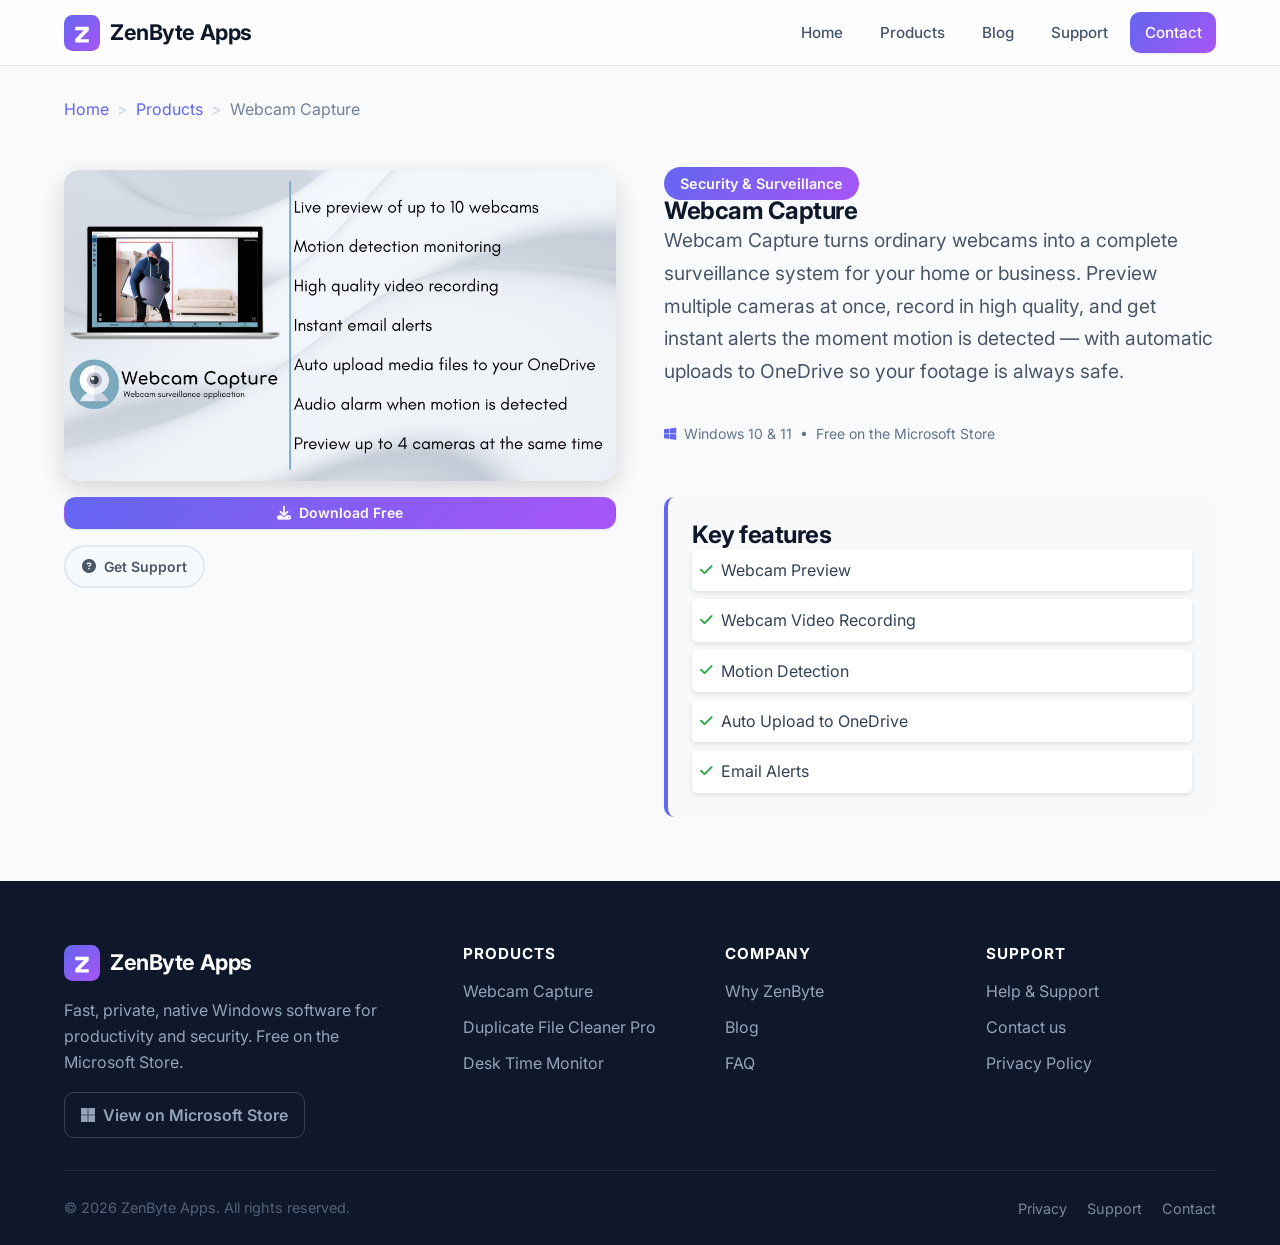
<file: product.html>
<!DOCTYPE html>
<html lang="en">
<head>
    <meta charset="UTF-8">
    <meta name="viewport" content="width=device-width, initial-scale=1.0">

    <!-- Primary SEO (updated per-product by JS) -->
    <title id="product-title">Windows Software — ZenByte Apps</title>
    <meta name="description" id="product-description-meta" content="Explore ZenByte Apps: free, native Windows software for security, PC cleanup, and productivity. View features, screenshots, and download from the Microsoft Store.">
    <meta name="author" content="ZenByte Apps">
    <meta name="robots" content="index, follow, max-image-preview:large, max-snippet:-1, max-video-preview:-1">

    <!-- Canonical (updated per-product by JS) -->
    <link rel="canonical" id="canonical-link" href="https://zenbyteapps.com/product.html">

    <!-- Open Graph -->
    <meta property="og:type" content="website">
    <meta property="og:title" id="og-title" content="Windows Software — ZenByte Apps">
    <meta property="og:description" id="og-description" content="Free, native Windows software for security, PC cleanup, and productivity.">
    <meta property="og:url" id="og-url" content="https://zenbyteapps.com/product.html">
    <meta property="og:site_name" content="ZenByte Apps">
    <meta property="og:image" id="og-image" content="https://zenbyteapps.com/images/og-default.png">
    <meta property="og:image:width" content="1200">
    <meta property="og:image:height" content="630">
    <meta property="og:locale" content="en_US">

    <!-- Twitter -->
    <meta name="twitter:card" content="summary_large_image">
    <meta name="twitter:title" id="twitter-title" content="Windows Software — ZenByte Apps">
    <meta name="twitter:description" id="twitter-description" content="Free, native Windows software for security, PC cleanup, and productivity.">
    <meta name="twitter:image" id="twitter-image" content="https://zenbyteapps.com/images/og-default.png">

    <!-- Theming & icons -->
    <meta name="theme-color" content="#6366F1">
    <link rel="icon" href="images/favicon.svg" type="image/svg+xml">
    <link rel="apple-touch-icon" href="images/favicon.svg">

    <!-- Performance -->
    <link rel="preconnect" href="https://fonts.googleapis.com">
    <link rel="preconnect" href="https://fonts.gstatic.com" crossorigin>
    <link rel="preconnect" href="https://cdnjs.cloudflare.com" crossorigin>
    <link rel="stylesheet" href="https://fonts.googleapis.com/css2?family=Inter:wght@400;500;600;700;800&display=swap">
    <link rel="stylesheet" href="css/style.css">
    <link rel="preload" href="https://cdnjs.cloudflare.com/ajax/libs/font-awesome/6.5.2/css/all.min.css" as="style" onload="this.onload=null;this.rel='stylesheet'">
    <noscript><link rel="stylesheet" href="https://cdnjs.cloudflare.com/ajax/libs/font-awesome/6.5.2/css/all.min.css"></noscript>

    <!-- Breadcrumb structured data (updated by JS) -->
    <script type="application/ld+json" id="breadcrumb-schema">
    {
        "@context": "https://schema.org",
        "@type": "BreadcrumbList",
        "itemListElement": [
            { "@type": "ListItem", "position": 1, "name": "Home", "item": "https://zenbyteapps.com/" },
            { "@type": "ListItem", "position": 2, "name": "Products", "item": "https://zenbyteapps.com/#products" }
        ]
    }
    </script>
</head>
<body>
    <a href="#main" class="skip-link">Skip to main content</a>

    <header class="header">
        <nav class="navbar" aria-label="Primary">
            <div class="container">
                <a href="index.html" class="nav-brand" aria-label="ZenByte Apps home">
                    <img src="images/favicon.svg" alt="" class="brand-logo" width="36" height="36">
                    <span class="logo">ZenByte Apps</span>
                </a>
                <ul class="nav-links" id="primary-menu">
                    <li><a href="index.html">Home</a></li>
                    <li><a href="index.html#products">Products</a></li>
                    <li><a href="blogs.html">Blog</a></li>
                    <li><a href="support.html">Support</a></li>
                    <li><a href="contact.html" class="nav-cta">Contact</a></li>
                </ul>
                <button class="mobile-menu-btn" aria-label="Toggle navigation menu" aria-expanded="false" aria-controls="primary-menu">
                    <i class="fas fa-bars" aria-hidden="true"></i>
                </button>
            </div>
        </nav>
    </header>

    <main class="container page-container" id="main">
        <!-- Breadcrumb -->
        <nav class="breadcrumb" aria-label="Breadcrumb">
            <ol>
                <li><a href="index.html">Home</a></li>
                <li><a href="index.html#products">Products</a></li>
                <li id="breadcrumb-product" aria-current="page">Software Details</li>
            </ol>
        </nav>

        <!-- Product Details (populated by js/script.js) -->
        <section class="product-details" id="product-details">
            <div class="product-hero">
                <div class="product-image">
                    <img id="product-main-image" src="images/webcam-capture-features.jpeg" alt="ZenByte Apps Windows software screenshot" width="1280" height="720" fetchpriority="high" decoding="async">

                    <div class="product-actions">
                        <a href="#" class="btn btn-primary btn-download" id="download-btn" target="_blank" rel="noopener">
                            <i class="fas fa-download" aria-hidden="true"></i> Download Free
                        </a>
                        <a href="contact.html" class="btn btn-secondary">
                            <i class="fas fa-question-circle" aria-hidden="true"></i> Get Support
                        </a>
                    </div>
                </div>
                <div class="product-info">
                    <span class="product-category" id="product-category">Windows App</span>
                    <h1 class="product-title" id="product-heading">ZenByte Apps Software</h1>
                    <div class="product-description" id="product-description">
                        <p>Discover powerful, native Windows software designed to enhance productivity, secure your environment, and optimize your PC. Free to download from the Microsoft Store.</p>
                    </div>
                    <p class="product-platform"><i class="fab fa-windows" aria-hidden="true"></i> Windows 10 &amp; 11 &nbsp;•&nbsp; Free on the Microsoft Store</p>
                </div>
            </div>

            <!-- Screenshots (populated by js/script.js) -->
            <div class="screenshot-slider" aria-label="Product screenshots"></div>
        </section>
    </main>

    <footer class="site-footer">
        <div class="container">
            <div class="footer-grid">
                <div class="footer-col footer-brand">
                    <a href="index.html" class="nav-brand" aria-label="ZenByte Apps home">
                        <img src="images/favicon.svg" alt="" class="brand-logo" width="32" height="32">
                        <span class="logo logo-light">ZenByte Apps</span>
                    </a>
                    <p>Fast, private, native Windows software for productivity and security. Free on the Microsoft Store.</p>
                    <a class="store-link" href="https://apps.microsoft.com/store/search?publisher=ZenByte%20Apps" target="_blank" rel="noopener">
                        <i class="fab fa-microsoft" aria-hidden="true"></i> View on Microsoft Store
                    </a>
                </div>
                <div class="footer-col">
                    <h3>Products</h3>
                    <ul>
                        <li><a href="product.html?name=webcam-capture">Webcam Capture</a></li>
                        <li><a href="product.html?name=duplicate-file-cleaner-pro">Duplicate File Cleaner Pro</a></li>
                        <li><a href="product.html?name=desk-time-monitor">Desk Time Monitor</a></li>
                    </ul>
                </div>
                <div class="footer-col">
                    <h3>Company</h3>
                    <ul>
                        <li><a href="index.html#why">Why ZenByte</a></li>
                        <li><a href="blogs.html">Blog</a></li>
                        <li><a href="index.html#faq">FAQ</a></li>
                    </ul>
                </div>
                <div class="footer-col">
                    <h3>Support</h3>
                    <ul>
                        <li><a href="support.html">Help &amp; Support</a></li>
                        <li><a href="contact.html">Contact us</a></li>
                        <li><a href="privacy-policy.html">Privacy Policy</a></li>
                    </ul>
                </div>
            </div>
            <div class="footer-bottom">
                <p>&copy; <span id="year">2026</span> ZenByte Apps. All rights reserved.</p>
                <ul class="footer-legal">
                    <li><a href="privacy-policy.html">Privacy</a></li>
                    <li><a href="support.html">Support</a></li>
                    <li><a href="contact.html">Contact</a></li>
                </ul>
            </div>
        </div>
    </footer>

    <script src="js/script.js" defer></script>
</body>
</html>
</file>
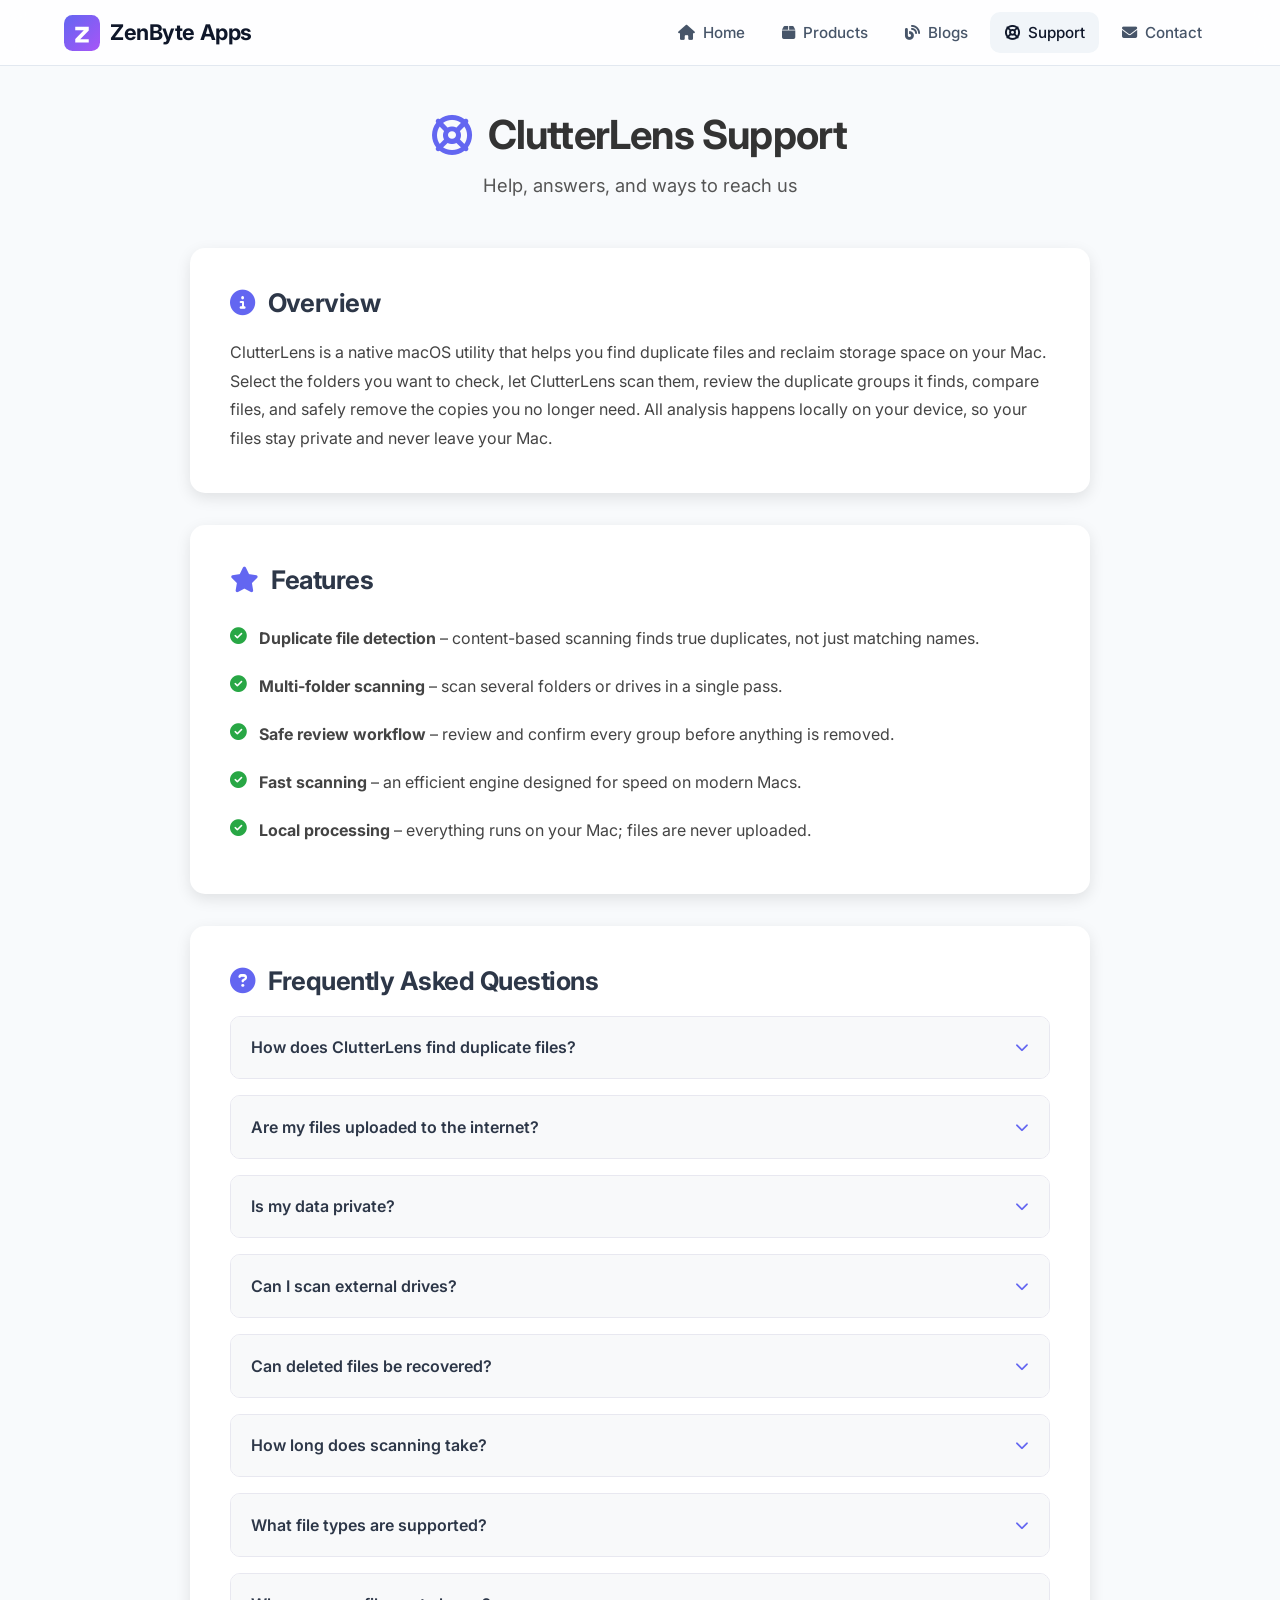
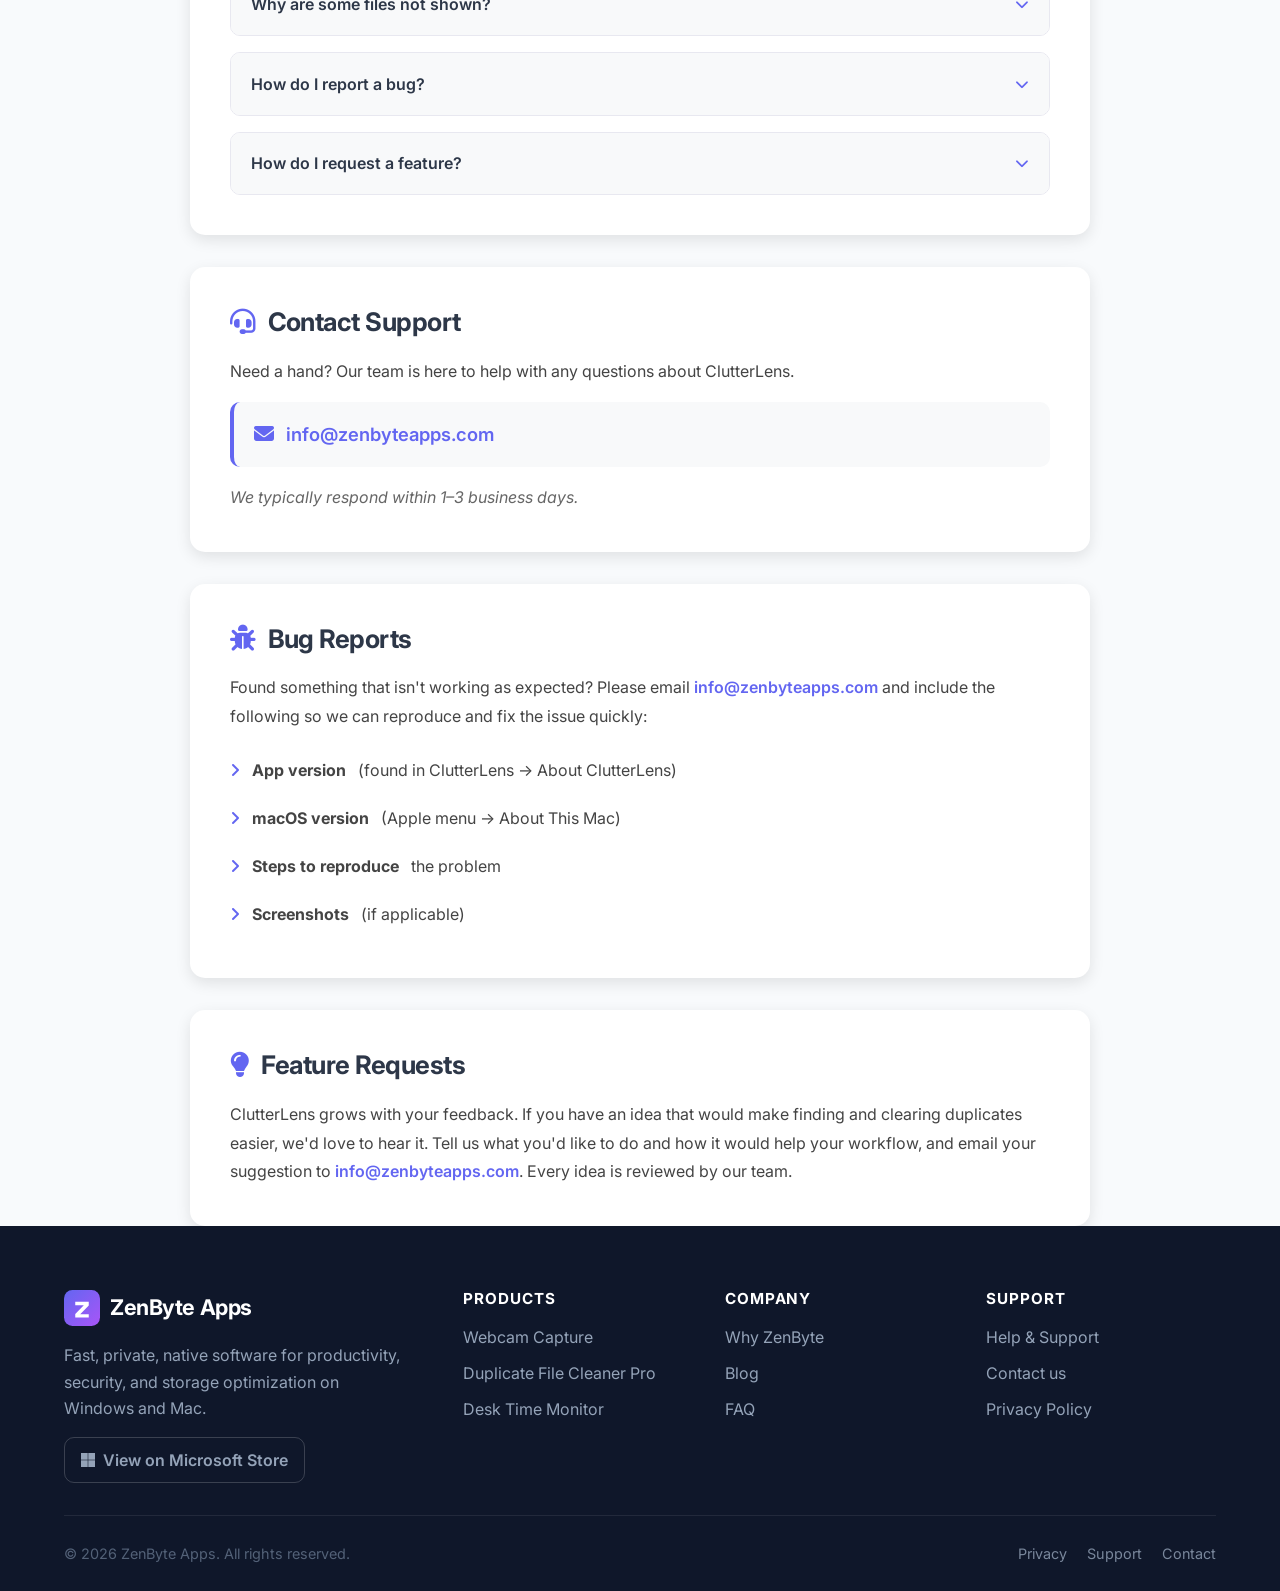
<file: support.html>
<!DOCTYPE html>
<html lang="en">
<head>
    <meta charset="UTF-8">
    <meta name="viewport" content="width=device-width, initial-scale=1.0">

    <!-- SEO Meta Tags -->
    <title>Support | ClutterLens</title>
    <meta name="description" content="Get help with ClutterLens, find answers to common questions, report bugs, and contact support.">
    <meta name="keywords" content="ClutterLens support, ClutterLens help, macOS duplicate file cleaner support, Mac duplicate finder FAQ, ClutterLens bug report, ZenByte Apps support">
    <meta name="author" content="ZenByte Apps">
    <meta name="robots" content="index, follow, max-image-preview:large, max-snippet:-1, max-video-preview:-1">
    <meta name="googlebot" content="index, follow">

    <!-- Open Graph Meta Tags -->
    <meta property="og:type" content="website">
    <meta property="og:title" content="Support | ClutterLens">
    <meta property="og:description" content="Get help with ClutterLens, find answers to common questions, report bugs, and contact support.">
    <meta property="og:url" content="https://zenbyteapps.com/support.html">
    <meta property="og:site_name" content="ZenByte Apps">
    <meta property="og:image" content="https://zenbyteapps.com/images/og-default.png">
    <meta property="og:image:width" content="1200">
    <meta property="og:image:height" content="630">
    <meta property="og:locale" content="en_US">

    <!-- Twitter Card Meta Tags -->
    <meta name="twitter:card" content="summary_large_image">
    <meta name="twitter:title" content="Support | ClutterLens">
    <meta name="twitter:description" content="Get help with ClutterLens, find answers to common questions, report bugs, and contact our support team.">
    <meta name="twitter:image" content="https://zenbyteapps.com/images/og-default.png">

    <!-- Additional SEO Meta Tags -->
    <meta name="theme-color" content="#6366F1">
    <meta name="apple-mobile-web-app-title" content="ZenByte Apps">

    <!-- Canonical URL -->
    <link rel="canonical" href="https://zenbyteapps.com/support.html">

    <!-- Security Meta Tags -->
    <meta http-equiv="X-Content-Type-Options" content="nosniff">
    <meta http-equiv="X-Frame-Options" content="DENY">
    <meta http-equiv="X-XSS-Protection" content="1; mode=block">
    <meta name="referrer" content="strict-origin-when-cross-origin">
    <link rel="icon" href="images/favicon.svg" type="image/svg+xml">
    <link rel="apple-touch-icon" href="images/favicon.svg">
    <link rel="preconnect" href="https://fonts.googleapis.com">
    <link rel="preconnect" href="https://fonts.gstatic.com" crossorigin>
    <link rel="preconnect" href="https://cdnjs.cloudflare.com" crossorigin>
    <link rel="stylesheet" href="https://fonts.googleapis.com/css2?family=Inter:wght@400;500;600;700;800&display=swap">
    <link rel="stylesheet" href="css/style.css">
    <link rel="preload" href="https://cdnjs.cloudflare.com/ajax/libs/font-awesome/6.5.2/css/all.min.css" as="style" onload="this.onload=null;this.rel='stylesheet'">
    <noscript><link rel="stylesheet" href="https://cdnjs.cloudflare.com/ajax/libs/font-awesome/6.5.2/css/all.min.css"></noscript>

    <!-- Structured Data (JSON-LD) -->
    <script type="application/ld+json">
    {
        "@context": "https://schema.org",
        "@type": "FAQPage",
        "mainEntity": [
            {
                "@type": "Question",
                "name": "How does ClutterLens find duplicate files?",
                "acceptedAnswer": {
                    "@type": "Answer",
                    "text": "ClutterLens analyzes the actual content of your files rather than relying on file names alone. It compares files within the folders you select and groups true duplicates together so you can review them before removing them. All of this analysis happens locally on your Mac."
                }
            },
            {
                "@type": "Question",
                "name": "Are my files uploaded to the internet?",
                "acceptedAnswer": {
                    "@type": "Answer",
                    "text": "No. ClutterLens performs all scanning and analysis locally on your Mac. Your files and their contents are never uploaded to any server or shared with any third party."
                }
            },
            {
                "@type": "Question",
                "name": "Is my data private?",
                "acceptedAnswer": {
                    "@type": "Answer",
                    "text": "Yes. ClutterLens does not require an account, does not collect personal information, and does not use analytics or tracking. It uses Sentry only for crash reporting, and that diagnostic data never includes your file contents."
                }
            },
            {
                "@type": "Question",
                "name": "Can I scan external drives?",
                "acceptedAnswer": {
                    "@type": "Answer",
                    "text": "Yes. You can select external drives and connected storage as scan locations, as long as they are mounted and you grant ClutterLens permission to access them."
                }
            },
            {
                "@type": "Question",
                "name": "Can deleted files be recovered?",
                "acceptedAnswer": {
                    "@type": "Answer",
                    "text": "ClutterLens lets you review duplicates before removing them and is designed for safe deletion. Depending on your settings and macOS, removed files may be moved to the Trash, from which they can be restored until the Trash is emptied. Once the Trash is emptied, recovery may not be possible, so always review your selections carefully."
                }
            },
            {
                "@type": "Question",
                "name": "How long does scanning take?",
                "acceptedAnswer": {
                    "@type": "Answer",
                    "text": "Scanning speed depends on the number and size of files in the folders you select and the speed of your drive. ClutterLens uses a fast scanning engine, but very large libraries or slower external drives will take longer to process."
                }
            },
            {
                "@type": "Question",
                "name": "What file types are supported?",
                "acceptedAnswer": {
                    "@type": "Answer",
                    "text": "ClutterLens can detect duplicates across a wide range of file types, including images, documents, videos, audio, and other common file formats, because it compares file content rather than relying on a specific extension."
                }
            },
            {
                "@type": "Question",
                "name": "Why are some files not shown?",
                "acceptedAnswer": {
                    "@type": "Answer",
                    "text": "Files may not appear if they are unique (no duplicate exists), if they are located outside the folders you selected, or if macOS permissions prevent access to certain protected system locations. Make sure you have granted ClutterLens access to the folders you want to scan."
                }
            },
            {
                "@type": "Question",
                "name": "How do I report a bug?",
                "acceptedAnswer": {
                    "@type": "Answer",
                    "text": "Email info@zenbyteapps.com with your app version, macOS version, steps to reproduce the issue, and screenshots if available. This helps us diagnose and fix the problem quickly."
                }
            },
            {
                "@type": "Question",
                "name": "How do I request a feature?",
                "acceptedAnswer": {
                    "@type": "Answer",
                    "text": "We welcome your ideas. Email info@zenbyteapps.com with a description of the feature you would like to see and how it would help you. We review every suggestion."
                }
            }
        ]
    }
    </script>
</head>
<body>
    <header class="header">
        <nav class="navbar">
            <div class="container">
                <a href="index.html" class="nav-brand" aria-label="ZenByte Apps home">
                    <img src="images/favicon.svg" alt="" class="brand-logo" width="36" height="36">
                    <span class="logo">ZenByte Apps</span>
                </a>
                <ul class="nav-links" id="primary-menu">
                    <li><a href="index.html"><i class="fas fa-home"></i> Home</a></li>
                    <li><a href="index.html#products"><i class="fas fa-box"></i> Products</a></li>
                    <li><a href="blogs.html"><i class="fas fa-blog"></i> Blogs</a></li>
                    <li><a href="support.html" class="active"><i class="fas fa-life-ring"></i> Support</a></li>
                    <li><a href="contact.html"><i class="fas fa-envelope"></i> Contact</a></li>
                </ul>
                <button class="mobile-menu-btn" aria-label="Toggle navigation menu" aria-expanded="false" aria-controls="primary-menu">
                    <i class="fas fa-bars" aria-hidden="true"></i>
                </button>
            </div>
        </nav>
    </header>

    <main class="container page-container">
        <section class="support-section">
            <header class="legal-header">
                <h1><i class="fas fa-life-ring"></i> ClutterLens Support</h1>
                <p class="legal-subtitle">Help, answers, and ways to reach us</p>
            </header>

            <!-- Overview -->
            <div class="support-card" id="overview">
                <h2><i class="fas fa-info-circle"></i> Overview</h2>
                <p>ClutterLens is a native macOS utility that helps you find duplicate files and reclaim storage space on your Mac. Select the folders you want to check, let ClutterLens scan them, review the duplicate groups it finds, compare files, and safely remove the copies you no longer need. All analysis happens locally on your device, so your files stay private and never leave your Mac.</p>
            </div>

            <!-- Features -->
            <div class="support-card" id="features">
                <h2><i class="fas fa-star"></i> Features</h2>
                <ul class="support-feature-list">
                    <li><i class="fas fa-check-circle"></i> <span><strong>Duplicate file detection</strong> &ndash; content-based scanning finds true duplicates, not just matching names.</span></li>
                    <li><i class="fas fa-check-circle"></i> <span><strong>Multi-folder scanning</strong> &ndash; scan several folders or drives in a single pass.</span></li>
                    <li><i class="fas fa-check-circle"></i> <span><strong>Safe review workflow</strong> &ndash; review and confirm every group before anything is removed.</span></li>
                    <li><i class="fas fa-check-circle"></i> <span><strong>Fast scanning</strong> &ndash; an efficient engine designed for speed on modern Macs.</span></li>
                    <li><i class="fas fa-check-circle"></i> <span><strong>Local processing</strong> &ndash; everything runs on your Mac; files are never uploaded.</span></li>
                </ul>
            </div>

            <!-- FAQ -->
            <div class="support-card" id="faq">
                <h2><i class="fas fa-question-circle"></i> Frequently Asked Questions</h2>
                <div class="faq-list">
                    <details class="faq-item">
                        <summary>How does ClutterLens find duplicate files?</summary>
                        <div class="faq-answer">
                            <p>ClutterLens analyzes the actual content of your files rather than relying on file names alone. It compares files within the folders you select and groups true duplicates together so you can review them before removing them. All of this analysis happens locally on your Mac.</p>
                        </div>
                    </details>
                    <details class="faq-item">
                        <summary>Are my files uploaded to the internet?</summary>
                        <div class="faq-answer">
                            <p>No. ClutterLens performs all scanning and analysis locally on your Mac. Your files and their contents are never uploaded to any server or shared with any third party.</p>
                        </div>
                    </details>
                    <details class="faq-item">
                        <summary>Is my data private?</summary>
                        <div class="faq-answer">
                            <p>Yes. ClutterLens does not require an account, does not collect personal information, and does not use analytics or tracking. It uses Sentry only for crash reporting, and that diagnostic data never includes your file contents. Read our <a href="privacy-policy.html">Privacy Policy</a> for full details.</p>
                        </div>
                    </details>
                    <details class="faq-item">
                        <summary>Can I scan external drives?</summary>
                        <div class="faq-answer">
                            <p>Yes. You can select external drives and connected storage as scan locations, as long as they are mounted and you grant ClutterLens permission to access them.</p>
                        </div>
                    </details>
                    <details class="faq-item">
                        <summary>Can deleted files be recovered?</summary>
                        <div class="faq-answer">
                            <p>ClutterLens lets you review duplicates before removing them and is designed for safe deletion. Depending on your settings and macOS, removed files may be moved to the Trash, from which they can be restored until the Trash is emptied. Once the Trash is emptied, recovery may not be possible, so always review your selections carefully.</p>
                        </div>
                    </details>
                    <details class="faq-item">
                        <summary>How long does scanning take?</summary>
                        <div class="faq-answer">
                            <p>Scanning speed depends on the number and size of files in the folders you select and the speed of your drive. ClutterLens uses a fast scanning engine, but very large libraries or slower external drives will take longer to process.</p>
                        </div>
                    </details>
                    <details class="faq-item">
                        <summary>What file types are supported?</summary>
                        <div class="faq-answer">
                            <p>ClutterLens can detect duplicates across a wide range of file types, including images, documents, videos, audio, and other common formats, because it compares file content rather than relying on a specific extension.</p>
                        </div>
                    </details>
                    <details class="faq-item">
                        <summary>Why are some files not shown?</summary>
                        <div class="faq-answer">
                            <p>Files may not appear if they are unique (no duplicate exists), if they are located outside the folders you selected, or if macOS permissions prevent access to certain protected system locations. Make sure you have granted ClutterLens access to the folders you want to scan.</p>
                        </div>
                    </details>
                    <details class="faq-item">
                        <summary>How do I report a bug?</summary>
                        <div class="faq-answer">
                            <p>Email <a href="mailto:info@zenbyteapps.com">info@zenbyteapps.com</a> with your app version, macOS version, steps to reproduce the issue, and screenshots if available. See the <a href="#bug-reports">Bug Reports</a> section below for the details we need.</p>
                        </div>
                    </details>
                    <details class="faq-item">
                        <summary>How do I request a feature?</summary>
                        <div class="faq-answer">
                            <p>We welcome your ideas. Email <a href="mailto:info@zenbyteapps.com">info@zenbyteapps.com</a> with a description of the feature you would like to see and how it would help you. We review every suggestion.</p>
                        </div>
                    </details>
                </div>
            </div>

            <!-- Contact Support -->
            <div class="support-card" id="contact-support">
                <h2><i class="fas fa-headset"></i> Contact Support</h2>
                <p>Need a hand? Our team is here to help with any questions about ClutterLens.</p>
                <p class="legal-contact">
                    <i class="fas fa-envelope"></i>
                    <a href="mailto:info@zenbyteapps.com">info@zenbyteapps.com</a>
                </p>
                <p class="support-note">We typically respond within 1&ndash;3 business days.</p>
            </div>

            <!-- Bug Reports -->
            <div class="support-card" id="bug-reports">
                <h2><i class="fas fa-bug"></i> Bug Reports</h2>
                <p>Found something that isn't working as expected? Please email <a href="mailto:info@zenbyteapps.com?subject=ClutterLens%20Bug%20Report">info@zenbyteapps.com</a> and include the following so we can reproduce and fix the issue quickly:</p>
                <ul class="support-checklist">
                    <li><i class="fas fa-angle-right"></i> <strong>App version</strong> (found in ClutterLens &rarr; About ClutterLens)</li>
                    <li><i class="fas fa-angle-right"></i> <strong>macOS version</strong> (Apple menu &rarr; About This Mac)</li>
                    <li><i class="fas fa-angle-right"></i> <strong>Steps to reproduce</strong> the problem</li>
                    <li><i class="fas fa-angle-right"></i> <strong>Screenshots</strong> (if applicable)</li>
                </ul>
            </div>

            <!-- Feature Requests -->
            <div class="support-card" id="feature-requests">
                <h2><i class="fas fa-lightbulb"></i> Feature Requests</h2>
                <p>ClutterLens grows with your feedback. If you have an idea that would make finding and clearing duplicates easier, we'd love to hear it. Tell us what you'd like to do and how it would help your workflow, and email your suggestion to <a href="mailto:info@zenbyteapps.com?subject=ClutterLens%20Feature%20Request">info@zenbyteapps.com</a>. Every idea is reviewed by our team.</p>
            </div>
        </section>
    </main>

    <footer class="site-footer">
        <div class="container">
            <div class="footer-grid">
                <div class="footer-col footer-brand">
                    <a href="index.html" class="nav-brand" aria-label="ZenByte Apps home">
                        <img src="images/favicon.svg" alt="" class="brand-logo" width="32" height="32">
                        <span class="logo logo-light">ZenByte Apps</span>
                    </a>
                    <p>Fast, private, native software for productivity, security, and storage optimization on Windows and Mac.</p>
                    <a class="store-link" href="https://apps.microsoft.com/store/search?publisher=ZenByte%20Apps" target="_blank" rel="noopener">
                        <i class="fab fa-microsoft" aria-hidden="true"></i> View on Microsoft Store
                    </a>
                </div>
                <div class="footer-col">
                    <h3>Products</h3>
                    <ul>
                        <li><a href="product.html?name=webcam-capture">Webcam Capture</a></li>
                        <li><a href="product.html?name=duplicate-file-cleaner-pro">Duplicate File Cleaner Pro</a></li>
                        <li><a href="product.html?name=desk-time-monitor">Desk Time Monitor</a></li>
                    </ul>
                </div>
                <div class="footer-col">
                    <h3>Company</h3>
                    <ul>
                        <li><a href="index.html#why">Why ZenByte</a></li>
                        <li><a href="blogs.html">Blog</a></li>
                        <li><a href="support.html#faq">FAQ</a></li>
                    </ul>
                </div>
                <div class="footer-col">
                    <h3>Support</h3>
                    <ul>
                        <li><a href="support.html">Help &amp; Support</a></li>
                        <li><a href="contact.html">Contact us</a></li>
                        <li><a href="privacy-policy.html">Privacy Policy</a></li>
                    </ul>
                </div>
            </div>
            <div class="footer-bottom">
                <p>&copy; <span id="year">2026</span> ZenByte Apps. All rights reserved.</p>
                <ul class="footer-legal">
                    <li><a href="privacy-policy.html">Privacy</a></li>
                    <li><a href="support.html">Support</a></li>
                    <li><a href="contact.html">Contact</a></li>
                </ul>
            </div>
        </div>
    </footer>

    <script src="js/script.js" defer></script>
</body>
</html>
</file>
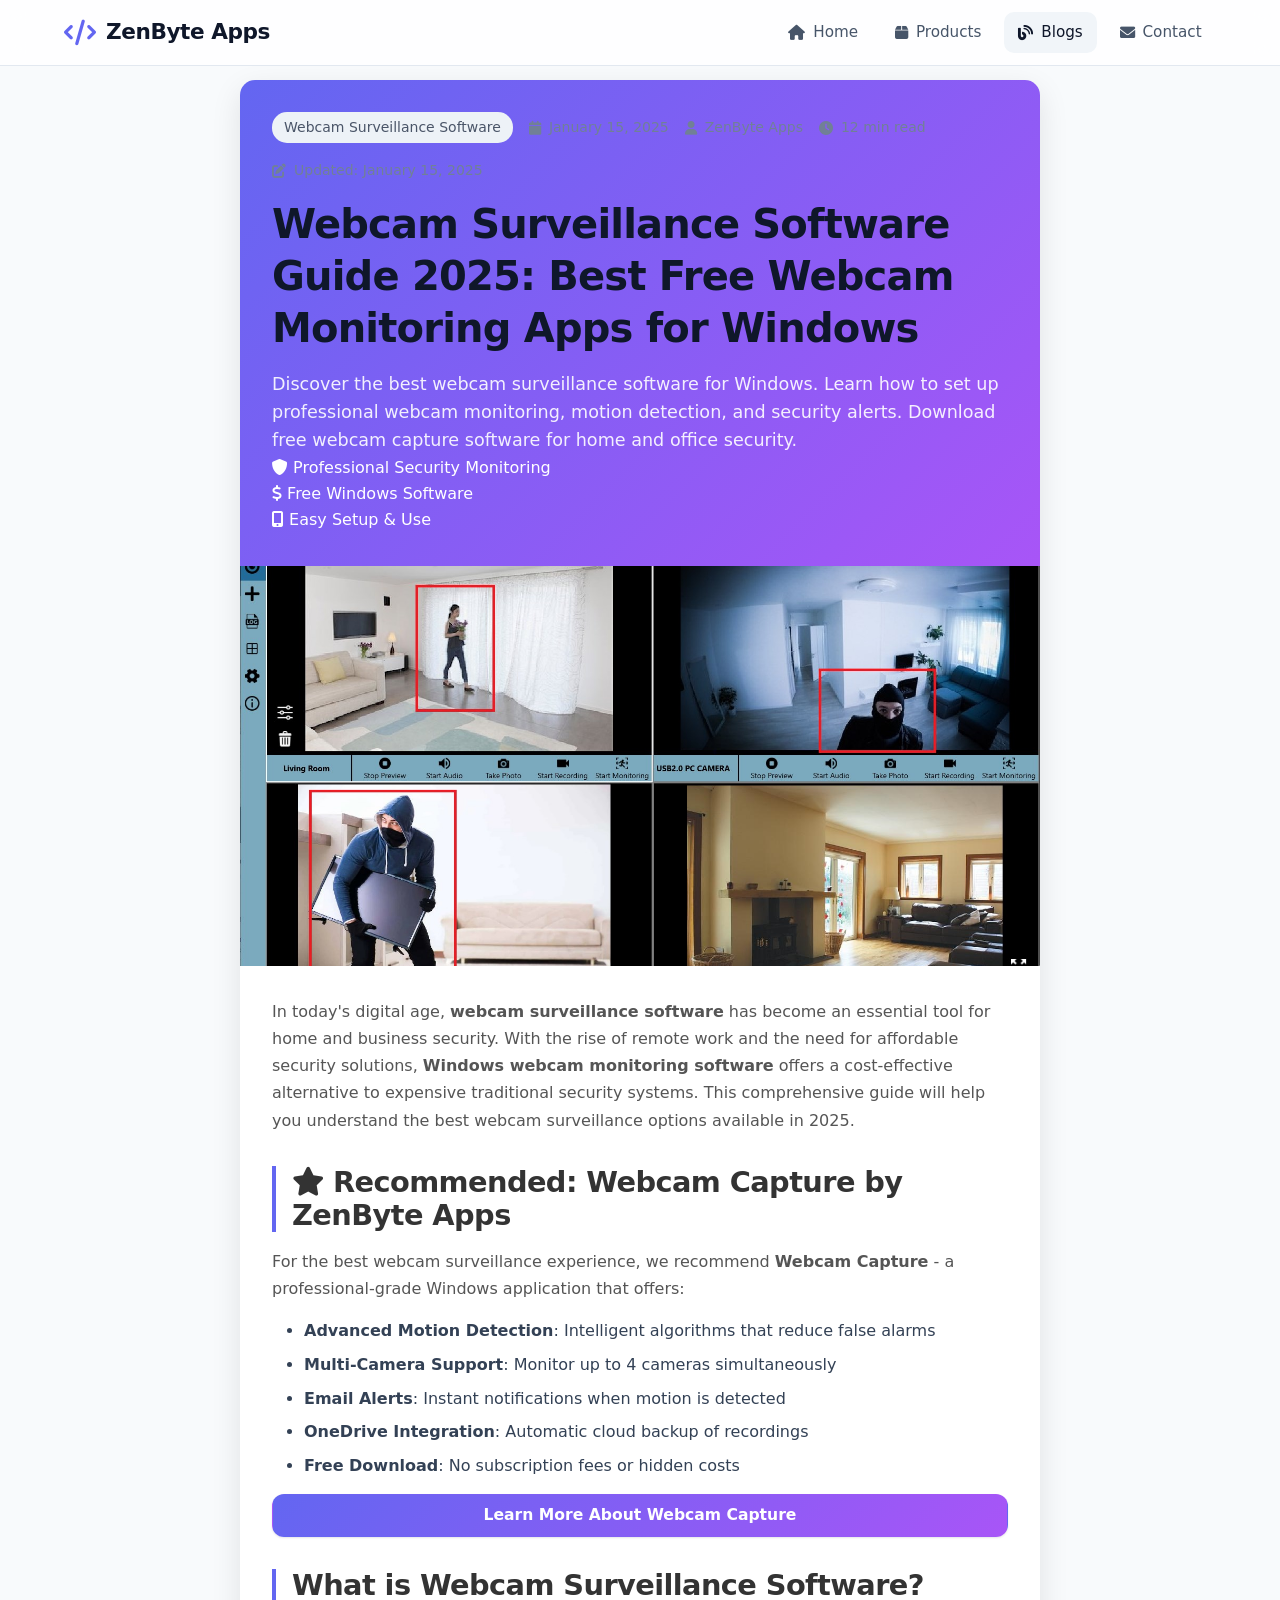
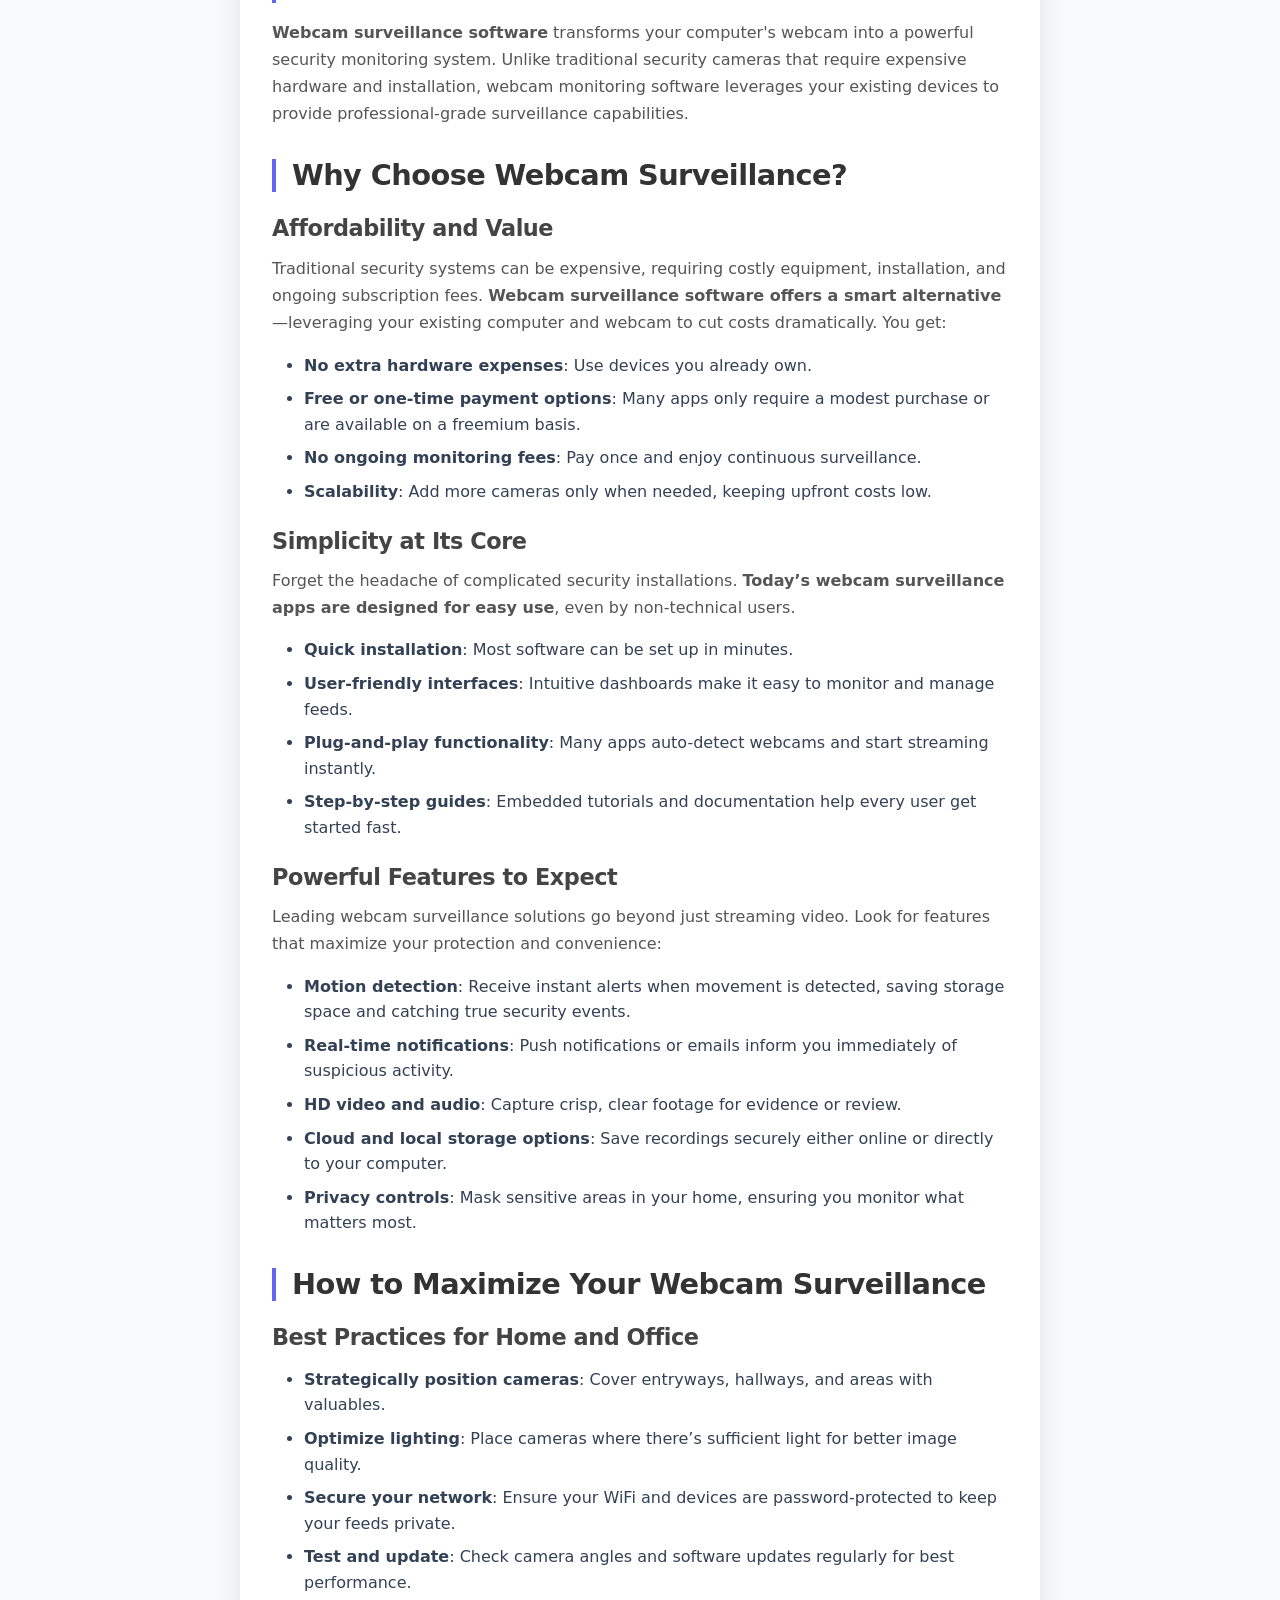
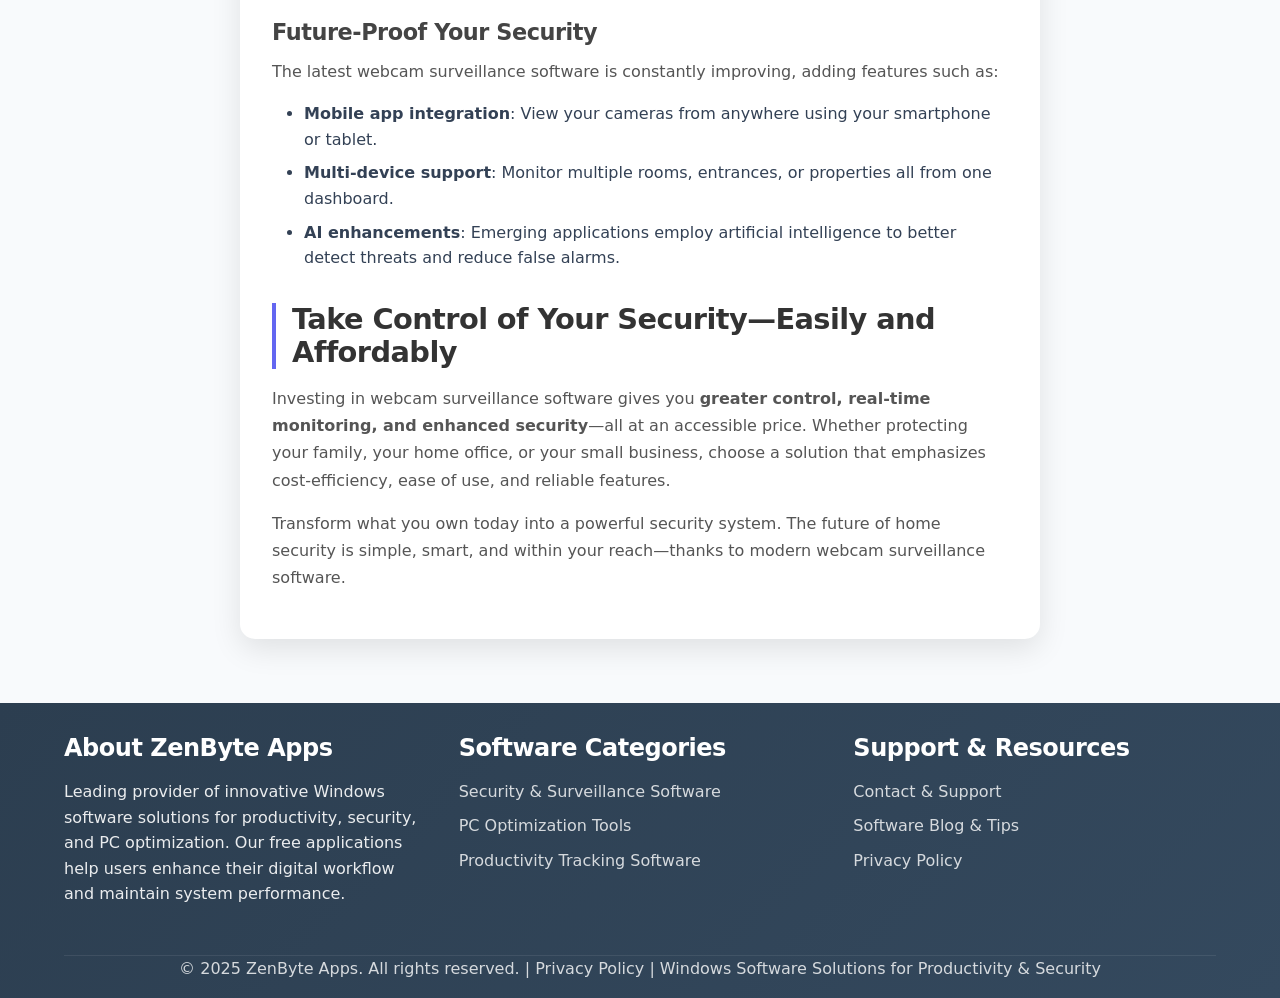
<file: blogs/guide-to-webcam-surveillance.html>
<!DOCTYPE html>
<html lang="en">
<head>
    <meta charset="UTF-8">
    <meta name="viewport" content="width=device-width, initial-scale=1.0">
    
    <!-- SEO Meta Tags -->
    <title>Webcam Surveillance Software Guide 2025 | Best Free Webcam Monitoring Apps for Windows</title>
    <meta name="description" content="Discover the best webcam surveillance software for Windows. Learn how to set up webcam monitoring, motion detection, and security alerts. Download free webcam capture software for home and office security.">
    <meta name="keywords" content="webcam surveillance software, webcam monitoring, motion detection software, free webcam capture, Windows security software, home surveillance, webcam security, video monitoring, surveillance apps">
    <meta name="author" content="ZenByte Apps">
    <meta name="robots" content="index, follow, max-image-preview:large, max-snippet:-1, max-video-preview:-1">
    <meta name="googlebot" content="index, follow">
    
    <!-- Open Graph Meta Tags -->
    <meta property="og:type" content="article">
    <meta property="og:title" content="Webcam Surveillance Software Guide 2025 | Best Free Webcam Monitoring Apps">
    <meta property="og:description" content="Discover the best webcam surveillance software for Windows. Learn how to set up webcam monitoring, motion detection, and security alerts for home and office security.">
    <meta property="og:url" content="https://zenbyteapps.com/blogs/guide-to-webcam-surveillance.html">
    <meta property="og:site_name" content="ZenByte Apps">
    <meta property="og:image" content="https://zenbyteapps.com/images/webcam-surveillance.jpeg">
    <meta property="og:image:width" content="1200">
    <meta property="og:image:height" content="630">
    <meta property="og:locale" content="en_US">
    <meta property="article:published_time" content="2025-05-26T00:00:00+00:00">
    <meta property="article:author" content="ZenByte Apps">
    <meta property="article:section" content="Security Software">
    <meta property="article:tag" content="webcam surveillance, security software, Windows apps">
    
    <!-- Twitter Card Meta Tags -->
    <meta name="twitter:card" content="summary_large_image">
    <meta name="twitter:title" content="Webcam Surveillance Software Guide 2025">
    <meta name="twitter:description" content="Discover the best webcam surveillance software for Windows. Learn how to set up webcam monitoring, motion detection, and security alerts.">
    <meta name="twitter:image" content="https://zenbyteapps.com/images/webcam-surveillance.jpeg">
    
    <!-- Canonical URL -->
    <link rel="canonical" href="https://zenbyteapps.com/blogs/guide-to-webcam-surveillance.html">
    <link rel="stylesheet" href="../css/style.css">
    <link rel="stylesheet" href="https://cdnjs.cloudflare.com/ajax/libs/font-awesome/6.0.0/css/all.min.css">
    
    <!-- Structured Data (JSON-LD) -->
    <script type="application/ld+json">
    {
        "@context": "https://schema.org",
        "@type": "BlogPosting",
        "headline": "Webcam Surveillance Software Guide 2025 | Best Free Webcam Monitoring Apps for Windows",
        "description": "Discover the best webcam surveillance software for Windows. Learn how to set up webcam monitoring, motion detection, and security alerts. Download free webcam capture software for home and office security.",
        "image": "https://zenbyteapps.com/images/webcam-surveillance.jpeg",
        "author": {
            "@type": "Organization",
            "name": "ZenByte Apps",
            "url": "https://zenbyteapps.com"
        },
        "publisher": {
            "@type": "Organization",
            "name": "ZenByte Apps",
            "url": "https://zenbyteapps.com",
            "logo": {
                "@type": "ImageObject",
                "url": "https://zenbyteapps.com/images/zenbyte-apps-logo.png"
            }
        },
        "datePublished": "2025-05-26T00:00:00+00:00",
        "dateModified": "2025-01-15T00:00:00+00:00",
        "mainEntityOfPage": {
            "@type": "WebPage",
            "@id": "https://zenbyteapps.com/blogs/guide-to-webcam-surveillance.html"
        },
        "keywords": "webcam surveillance software, webcam monitoring, motion detection software, free webcam capture, Windows security software",
        "articleSection": "Security Software",
        "wordCount": "1500",
        "timeRequired": "PT9M"
    }
    </script>
</head>
<body>
    <header class="header">
        <nav class="navbar">
            <div class="container">
                <div class="nav-brand">
                    <i class="fas fa-code"></i>
                    <h1 class="logo">ZenByte Apps</h1>
                </div>
                <ul class="nav-links">
                    <li><a href="../index.html"><i class="fas fa-home"></i> Home</a></li>
                    <li><a href="../index.html#products"><i class="fas fa-box"></i> Products</a></li>
                    <li><a href="../blogs.html" class="active"><i class="fas fa-blog"></i> Blogs</a></li>
                    <li><a href="../contact.html"><i class="fas fa-envelope"></i> Contact</a></li>
                </ul>
                <div class="mobile-menu-btn">
                    <i class="fas fa-bars"></i>
                </div>
            </div>
        </nav>
    </header>

    <main class="container page-container">
        <article class="blog-detail">
            <div class="blog-detail-header">
                <div class="blog-meta">
                    <span class="blog-category-tag">Webcam Surveillance Software</span>
                    <span class="blog-date"><i class="fas fa-calendar"></i> January 15, 2025</span>
                    <span class="blog-author"><i class="fas fa-user"></i> ZenByte Apps</span>
                    <span class="blog-read-time"><i class="fas fa-clock"></i> 12 min read</span>
                    <span class="blog-updated"><i class="fas fa-edit"></i> Updated: January 15, 2025</span>
                </div>
                <h1>Webcam Surveillance Software Guide 2025: Best Free Webcam Monitoring Apps for Windows</h1>
                <p class="blog-subtitle">Discover the best webcam surveillance software for Windows. Learn how to set up professional webcam monitoring, motion detection, and security alerts. Download free webcam capture software for home and office security.</p>
                
                <div class="blog-highlights">
                    <div class="highlight-item">
                        <i class="fas fa-shield-alt"></i>
                        <span>Professional Security Monitoring</span>
                    </div>
                    <div class="highlight-item">
                        <i class="fas fa-dollar-sign"></i>
                        <span>Free Windows Software</span>
                    </div>
                    <div class="highlight-item">
                        <i class="fas fa-mobile-alt"></i>
                        <span>Easy Setup & Use</span>
                    </div>
                </div>
            </div>

            <div class="blog-detail-image">
                <img src="../images/webcam-surveillance.jpeg" alt="AI Assistant Development">
            </div>

            <div class="blog-detail-content">
                <div class="content-intro">
                    <p>In today's digital age, <strong>webcam surveillance software</strong> has become an essential tool for home and business security. With the rise of remote work and the need for affordable security solutions, <strong>Windows webcam monitoring software</strong> offers a cost-effective alternative to expensive traditional security systems. This comprehensive guide will help you understand the best webcam surveillance options available in 2025.</p>
                </div>

                <div class="featured-product">
                    <h2><i class="fas fa-star"></i> Recommended: Webcam Capture by ZenByte Apps</h2>
                    <p>For the best webcam surveillance experience, we recommend <strong>Webcam Capture</strong> - a professional-grade Windows application that offers:</p>
                    <ul>
                        <li><strong>Advanced Motion Detection</strong>: Intelligent algorithms that reduce false alarms</li>
                        <li><strong>Multi-Camera Support</strong>: Monitor up to 4 cameras simultaneously</li>
                        <li><strong>Email Alerts</strong>: Instant notifications when motion is detected</li>
                        <li><strong>OneDrive Integration</strong>: Automatic cloud backup of recordings</li>
                        <li><strong>Free Download</strong>: No subscription fees or hidden costs</li>
                    </ul>
                    <div class="cta-buttons">
                        <a href="../product.html?name=webcam-capture" class="btn btn-primary">Learn More About Webcam Capture</a>
                    </div>
                </div>

                <h2>What is Webcam Surveillance Software?</h2>
                <p><strong>Webcam surveillance software</strong> transforms your computer's webcam into a powerful security monitoring system. Unlike traditional security cameras that require expensive hardware and installation, webcam monitoring software leverages your existing devices to provide professional-grade surveillance capabilities.</p>
      <h2>Why Choose Webcam Surveillance?</h2>

      <h3>Affordability and Value</h3>
      <p>Traditional security systems can be expensive, requiring costly equipment, installation, and ongoing subscription fees. <strong>Webcam surveillance software offers a smart alternative</strong>—leveraging your existing computer and webcam to cut costs dramatically. You get:</p>
      <ul>
        <li><strong>No extra hardware expenses</strong>: Use devices you already own.</li>
        <li><strong>Free or one-time payment options</strong>: Many apps only require a modest purchase or are available on a freemium basis.</li>
        <li><strong>No ongoing monitoring fees</strong>: Pay once and enjoy continuous surveillance.</li>
        <li><strong>Scalability</strong>: Add more cameras only when needed, keeping upfront costs low.</li>
      </ul>

      <h3>Simplicity at Its Core</h3>
      <p>Forget the headache of complicated security installations. <strong>Today’s webcam surveillance apps are designed for easy use</strong>, even by non-technical users.</p>
      <ul>
        <li><strong>Quick installation</strong>: Most software can be set up in minutes.</li>
        <li><strong>User-friendly interfaces</strong>: Intuitive dashboards make it easy to monitor and manage feeds.</li>
        <li><strong>Plug-and-play functionality</strong>: Many apps auto-detect webcams and start streaming instantly.</li>
        <li><strong>Step-by-step guides</strong>: Embedded tutorials and documentation help every user get started fast.</li>
      </ul>

      <h3>Powerful Features to Expect</h3>
      <p>Leading webcam surveillance solutions go beyond just streaming video. Look for features that maximize your protection and convenience:</p>
      <ul>
        <li><strong>Motion detection</strong>: Receive instant alerts when movement is detected, saving storage space and catching true security events.</li>
        <li><strong>Real-time notifications</strong>: Push notifications or emails inform you immediately of suspicious activity.</li>
        <li><strong>HD video and audio</strong>: Capture crisp, clear footage for evidence or review.</li>
        <li><strong>Cloud and local storage options</strong>: Save recordings securely either online or directly to your computer.</li>
        <li><strong>Privacy controls</strong>: Mask sensitive areas in your home, ensuring you monitor what matters most.</li>
      </ul>
    </section>

    <section>
      <h2>How to Maximize Your Webcam Surveillance</h2>

      <h3>Best Practices for Home and Office</h3>
      <ul>
        <li><strong>Strategically position cameras</strong>: Cover entryways, hallways, and areas with valuables.</li>
        <li><strong>Optimize lighting</strong>: Place cameras where there’s sufficient light for better image quality.</li>
        <li><strong>Secure your network</strong>: Ensure your WiFi and devices are password-protected to keep your feeds private.</li>
        <li><strong>Test and update</strong>: Check camera angles and software updates regularly for best performance.</li>
      </ul>

      <h3>Future-Proof Your Security</h3>
      <p>The latest webcam surveillance software is constantly improving, adding features such as:</p>
      <ul>
        <li><strong>Mobile app integration</strong>: View your cameras from anywhere using your smartphone or tablet.</li>
        <li><strong>Multi-device support</strong>: Monitor multiple rooms, entrances, or properties all from one dashboard.</li>
        <li><strong>AI enhancements</strong>: Emerging applications employ artificial intelligence to better detect threats and reduce false alarms.</li>
      </ul>
    </section>

    <section>
      <h2>Take Control of Your Security—Easily and Affordably</h2>
      <p>Investing in webcam surveillance software gives you <strong>greater control, real-time monitoring, and enhanced security</strong>—all at an accessible price. Whether protecting your family, your home office, or your small business, choose a solution that emphasizes cost-efficiency, ease of use, and reliable features.</p>
      <p>Transform what you own today into a powerful security system. The future of home security is simple, smart, and within your reach—thanks to modern webcam surveillance software.</p>
    </section>
  </main>
    <footer class="footer">
        <div class="container">
            <div class="footer-content">
                <div class="footer-section">
                    <h3>About ZenByte Apps</h3>
                    <p>Leading provider of innovative Windows software solutions for productivity, security, and PC optimization. Our free applications help users enhance their digital workflow and maintain system performance.</p>
                </div>
                <div class="footer-section">
                    <h3>Software Categories</h3>
                    <ul>
                        <li><a href="../product.html?name=webcam-capture">Security & Surveillance Software</a></li>
                        <li><a href="../product.html?name=duplicate-file-cleaner-pro">PC Optimization Tools</a></li>
                        <li><a href="../product.html?name=desk-time-monitor">Productivity Tracking Software</a></li>
                    </ul>
                </div>
                <div class="footer-section">
                    <h3>Support & Resources</h3>
                    <ul>
                        <li><a href="../contact.html">Contact & Support</a></li>
                        <li><a href="../blogs.html">Software Blog & Tips</a></li>
                        <li><a href="../privacy-policy.html">Privacy Policy</a></li>
                    </ul>
                </div>
            </div>
            <div class="footer-bottom">
                <p>&copy; 2025 ZenByte Apps. All rights reserved. | <a href="../privacy-policy.html">Privacy Policy</a> | Windows Software Solutions for Productivity & Security</p>
            </div>
        </div>
    </footer>

<script src="../js/script.js"></script>
</body>
</html>
</file>
<file: css/style.css>
/* =========================================================
   ZenByte Apps — Design System (tokens)
   ========================================================= */
:root {
    /* Brand palette */
    --brand-500: #6366F1;
    --brand-600: #4F46E5;
    --brand-700: #4338CA;
    --violet-500: #A855F7;
    --brand-gradient: linear-gradient(135deg, #6366F1 0%, #A855F7 100%);

    /* Neutral / ink scale */
    --ink-900: #0F172A;
    --ink-800: #1E293B;
    --ink-700: #334155;
    --ink-600: #475569;
    --ink-500: #64748B;
    --ink-400: #94A3B8;
    --line: #E2E8F0;
    --surface: #FFFFFF;
    --surface-muted: #F8FAFC;
    --surface-sunken: #F1F5F9;

    /* Typography */
    --font-sans: 'Inter', 'Segoe UI', system-ui, -apple-system, BlinkMacSystemFont, Roboto, Helvetica, Arial, sans-serif;

    /* Fluid type scale */
    --fs-hero: clamp(2.25rem, 1.4rem + 3.4vw, 3.75rem);
    --fs-h2: clamp(1.75rem, 1.2rem + 1.8vw, 2.5rem);
    --fs-h3: clamp(1.25rem, 1.05rem + 0.7vw, 1.5rem);
    --fs-lead: clamp(1.05rem, 0.98rem + 0.4vw, 1.25rem);

    /* Spacing scale (8pt) */
    --space-1: 0.5rem;
    --space-2: 1rem;
    --space-3: 1.5rem;
    --space-4: 2rem;
    --space-5: 3rem;
    --space-6: 4rem;
    --space-7: 6rem;

    /* Radii & shadows */
    --radius-sm: 10px;
    --radius: 16px;
    --radius-lg: 24px;
    --shadow-sm: 0 1px 2px rgba(15, 23, 42, 0.06), 0 1px 3px rgba(15, 23, 42, 0.05);
    --shadow-md: 0 4px 12px rgba(15, 23, 42, 0.08);
    --shadow-lg: 0 18px 40px rgba(15, 23, 42, 0.12);
    --shadow-brand: 0 12px 30px rgba(99, 102, 241, 0.30);

    --container: 1200px;
}

/* Reset and Base Styles */
* {
    margin: 0;
    padding: 0;
    box-sizing: border-box;
}

html {
    scroll-behavior: smooth;
    -webkit-text-size-adjust: 100%;
}

@media (prefers-reduced-motion: reduce) {
    html { scroll-behavior: auto; }
    *, *::before, *::after {
        animation-duration: 0.001ms !important;
        animation-iteration-count: 1 !important;
        transition-duration: 0.001ms !important;
    }
}

body {
    font-family: var(--font-sans);
    line-height: 1.65;
    color: var(--ink-700);
    background-color: var(--surface-muted);
    -webkit-font-smoothing: antialiased;
    -moz-osx-font-smoothing: grayscale;
    text-rendering: optimizeLegibility;
}

h1, h2, h3, h4, h5, h6 {
    color: var(--ink-900);
    line-height: 1.15;
    letter-spacing: -0.02em;
}

img { max-width: 100%; }

/* Accessible focus ring */
a:focus-visible,
button:focus-visible,
input:focus-visible,
textarea:focus-visible,
summary:focus-visible,
.btn:focus-visible {
    outline: 3px solid var(--brand-500);
    outline-offset: 2px;
    border-radius: 6px;
}

/* Skip link */
.skip-link {
    position: absolute;
    left: -9999px;
    top: 0;
    z-index: 2000;
    background: var(--ink-900);
    color: #fff;
    padding: 0.75rem 1.25rem;
    border-radius: 0 0 10px 0;
    font-weight: 600;
}
.skip-link:focus {
    left: 0;
}

.container {
    max-width: var(--container);
    margin: 0 auto;
    padding: 0 24px;
}

/* Modern sticky header */
.header {
    background: rgba(255, 255, 255, 0.8);
    -webkit-backdrop-filter: saturate(180%) blur(12px);
    backdrop-filter: saturate(180%) blur(12px);
    border-bottom: 1px solid var(--line);
    position: fixed;
    top: 0;
    width: 100%;
    z-index: 1000;
}

.navbar {
    padding: 0.75rem 0;
}

.navbar .container {
    display: flex;
    justify-content: space-between;
    align-items: center;
}

.nav-brand {
    display: flex;
    align-items: center;
    gap: 10px;
    text-decoration: none;
}

.nav-brand .brand-logo {
    height: 36px;
    width: auto;
    display: block;
}

.nav-brand i {
    font-size: 1.6rem;
    color: var(--brand-500);
}

.logo {
    color: var(--ink-900);
    font-size: 1.35rem;
    font-weight: 700;
    margin: 0;
    letter-spacing: -0.02em;
}

.nav-links {
    display: flex;
    list-style: none;
    gap: 0.5rem;
    margin: 0;
    align-items: center;
}

.nav-links a {
    color: var(--ink-600);
    text-decoration: none;
    font-weight: 500;
    font-size: 0.95rem;
    padding: 0.5rem 0.9rem;
    border-radius: 10px;
    transition: color 0.2s ease, background-color 0.2s ease;
    display: flex;
    align-items: center;
    gap: 0.5rem;
}

.nav-links a:hover,
.nav-links a.active {
    color: var(--ink-900);
    background-color: var(--surface-sunken);
}

.nav-links a.nav-cta {
    background: var(--brand-gradient);
    color: #fff;
    box-shadow: var(--shadow-sm);
}

.nav-links a.nav-cta:hover {
    color: #fff;
    box-shadow: var(--shadow-brand);
    transform: translateY(-1px);
}

.mobile-menu-btn {
    display: none;
    color: var(--ink-800);
    font-size: 1.5rem;
    cursor: pointer;
    background: none;
    border: none;
    padding: 0.25rem 0.5rem;
}

/* Hero Carousel */
.hero-carousel {
    margin-top: 80px;
    position: relative;
    height: 600px;
    overflow: hidden;
}

.carousel-container {
    position: relative;
    height: 100%;
}

.carousel-slide {
    position: absolute;
    top: 0;
    left: 0;
    width: 100%;
    height: 100%;
    opacity: 0;
    transition: opacity 0.5s ease-in-out;
    background: linear-gradient(135deg, #6366F1 0%, #A855F7 100%);
    pointer-events: none;
}

.carousel-slide.active {
    opacity: 1;
    pointer-events: auto;
}

.carousel-content {
    display: flex;
    align-items: center;
    height: 100%;
    max-width: 1200px;
    margin: 0 auto;
    padding: 0 20px;
    gap: 3rem;
}

.carousel-text {
    flex: 1;
    color: #fff;
}

.carousel-text h2 {
    font-size: 3rem;
    margin-bottom: 1rem;
    font-weight: 700;
}

.carousel-text p {
    font-size: 1.2rem;
    margin-bottom: 2rem;
    opacity: 0.9;
    line-height: 1.8;
}

.carousel-text .btn {
    font-size: 0.9rem;
    padding: 0.75rem 1.5rem;
    border-radius: 25px;
    max-width: fit-content;
}

.carousel-image {
    flex: 1;
    display: flex;
    justify-content: center;
}

.carousel-image img {
    max-width: 100%;
    height: auto;
    border-radius: 15px;
    box-shadow: 0 20px 40px rgba(0,0,0,0.3);
}

.carousel-btn {
    position: absolute;
    top: 50%;
    transform: translateY(-50%);
    background: rgba(255,255,255,0.2);
    border: none;
    color: #fff;
    width: 50px;
    height: 50px;
    border-radius: 50%;
    cursor: pointer;
    transition: all 0.3s ease;
    backdrop-filter: blur(10px);
    display: flex;
    align-items: center;
    justify-content: center;
    font-size: 1.5rem;
    padding: 0;
}

.carousel-btn:hover {
    background: rgba(255,255,255,0.3);
    transform: translateY(-50%) scale(1.1);
}

.carousel-btn.prev {
    left: 20px;
}

.carousel-btn.next {
    right: 20px;
}

.carousel-dots {
    position: absolute;
    bottom: 30px;
    left: 50%;
    transform: translateX(-50%);
    display: flex;
    gap: 10px;
}

.dot {
    width: 12px;
    height: 12px;
    border-radius: 50%;
    background: rgba(255,255,255,0.5);
    cursor: pointer;
    transition: all 0.3s ease;
}

.dot.active {
    background: #fff;
    transform: scale(1.2);
}

/* Main Content */
main {
    padding: 4rem 0;
}

/* Enhanced Products Section */
.products h2 {
    text-align: center;
    font-size: 2.5rem;
    margin-bottom: 3rem;
    color: #333;
    position: relative;
}

.products h2::after {
    content: '';
    position: absolute;
    bottom: -10px;
    left: 50%;
    transform: translateX(-50%);
    width: 80px;
    height: 4px;
    background: linear-gradient(135deg, #6366F1 0%, #A855F7 100%);
    border-radius: 2px;
}

.product-list {
    display: grid;
    grid-template-columns: repeat(auto-fit, minmax(350px, 1fr));
    gap: 2rem;
}

.product-card {
    background: #fff;
    border-radius: 15px;
    overflow: hidden;
    box-shadow: 0 5px 15px rgba(0,0,0,0.1);
    transition: transform 0.3s ease, box-shadow 0.3s ease;
    display: flex;
    flex-direction: column;
}

.product-card:hover {
    transform: translateY(-10px);
    box-shadow: 0 8px 25px rgba(0,0,0,0.15);
}

.product-image-container {
    position: relative;
    overflow: hidden;
    aspect-ratio: 16/9;
}

.product-image-container img {
    width: 100%;
    height: 100%;
    object-fit: cover;
    transition: none;
}

.product-overlay {
    position: absolute;
    top: 0;
    left: 0;
    width: 100%;
    height: 100%;
    background: rgba(99, 102, 241, 0.6);
    display: flex;
    align-items: center;
    justify-content: center;
    opacity: 0;
    transition: opacity 0.3s ease;
}

.product-card:hover .product-overlay {
    opacity: 1;
}

.product-overlay i {
    color: #fff;
    font-size: 2.5rem;
}

.product-content {
    padding: 1.5rem;
    flex-grow: 1;
    display: flex;
    flex-direction: column;
}

.product-content h3 {
    font-size: 1.5rem;
    margin-bottom: 1rem;
    color: #2d3748;
    font-weight: 600;
}

.product-content p {
    color: #4a5568;
    margin-bottom: 1.5rem;
    line-height: 1.6;
    flex-grow: 1;
}

.product-features {
    display: flex;
    flex-wrap: wrap;
    gap: 0.5rem;
    margin-bottom: 1.5rem;
}

.feature-tag {
    background: #edf2f7;
    color: #4a5568;
    padding: 0.3rem 0.8rem;
    border-radius: 20px;
    font-size: 0.875rem;
    font-weight: 500;
    transition: all 0.3s ease;
}

.product-actions {
    display: flex;
    gap: 1rem;
    justify-content: space-between;
    margin-top: auto;
    padding-top: 1rem;
}

.btn {
    display: inline-flex;
    align-items: center;
    gap: 0.5rem;
    padding: 0.75rem 1.5rem;
    border-radius: 8px;
    font-weight: 600;
    text-decoration: none;
    transition: all 0.3s ease;
    cursor: pointer;
    background: linear-gradient(135deg, #6366F1 0%, #A855F7 100%);
    color: #fff;
    border: none;
}

.product-actions .btn {
    padding: 0.5rem 1rem;
    font-size: 0.875rem;
}

.btn:hover {
    transform: translateY(-2px);
    box-shadow: 0 10px 20px rgba(99, 102, 241, 0.3);
}

/* Remove individual button styles to ensure consistency */
.btn-view,
.btn-download {
    /* Styles are inherited from .btn */
}

.btn-view:hover,
.btn-download:hover {
    /* Hover styles are inherited from .btn:hover */
}

/* Enhanced Footer */
.footer {
    background: linear-gradient(135deg, #2c3e50 0%, #34495e 100%);
    color: #fff;
    padding: 2rem 0 1rem;
    margin-top: 4rem;
}

.footer-content {
    display: grid;
    grid-template-columns: repeat(auto-fit, minmax(250px, 1fr));
    gap: 2rem;
    margin-bottom: 2rem;
}

.footer-section h3,
.footer-section h4 {
    margin-bottom: 1rem;
    color: #fff;
}

.footer-section h3 {
    font-size: 1.5rem;
    display: flex;
    align-items: center;
    gap: 0.5rem;
}

.footer-section p {
    line-height: 1.6;
    opacity: 0.9;
    margin-bottom: 1rem;
}

.footer-section ul {
    list-style: none;
}

.footer-section ul li {
    margin-bottom: 0.5rem;
}

.footer-section ul li a {
    color: #fff;
    text-decoration: none;
    opacity: 0.8;
    transition: opacity 0.3s ease;
}

.footer-section ul li a:hover {
    opacity: 1;
}

.social-links {
    display: flex;
    gap: 1rem;
}

.social-links a {
    display: inline-block;
    width: 40px;
    height: 40px;
    background: rgba(255,255,255,0.1);
    border-radius: 50%;
    display: flex;
    align-items: center;
    justify-content: center;
    color: #fff;
    text-decoration: none;
    transition: all 0.3s ease;
}

.social-links a:hover {
    background: rgba(255,255,255,0.2);
    transform: translateY(-2px);
}

/* Footer Bottom Centering */
.footer-bottom {
    border-top: 1px solid rgba(255,255,255,0.1);    
    text-align: center;
    opacity: 0.8;
    display: flex;
    justify-content: center;
    align-items: center;
    min-height: 20px;
}

.footer-bottom p {
    margin: 0;
    font-size: 1rem;
}

.footer-bottom a {
    color: #fff;
    text-decoration: none;
    transition: opacity 0.3s ease;
}

.footer-bottom a:hover {
    opacity: 0.8;
}

/* Product Details Page Styles */
.breadcrumb {
    margin-bottom: 2rem;
    padding: 1rem 0;
}

.breadcrumb ol {
    list-style: none;
    display: flex;
    align-items: center;
    gap: 0.5rem;
    margin: 0;
    padding: 0;
}

.breadcrumb li {
    color: #718096;
}

.breadcrumb li:not(:last-child)::after {
    content: ">";
    margin-left: 0.5rem;
    color: #cbd5e0;
}

.breadcrumb a {
    color: #6366F1;
    text-decoration: none;
    transition: color 0.3s ease;
}

.breadcrumb a:hover {
    color: #4F46E5;
    text-decoration: underline;
}

.product-details {
    margin-bottom: 4rem;
}

.product-hero {
    display: grid;
    grid-template-columns: 1fr 1fr;
    gap: 3rem;
    align-items: start;
}

.product-image {
    position: relative;
}

.product-image img {
    width: 100%;
    height: auto;
    border-radius: 15px;
    box-shadow: 0 8px 25px rgba(0,0,0,0.15);
    transition: transform 0.3s ease;
    display: block;
    object-fit: cover;
}

.product-image img:hover {
    transform: scale(1.02);
}

.product-header {
    margin-bottom: 2rem;
}

.product-header h1 {
    font-size: 2.8rem;
    color: #2d3748;
    margin-bottom: 1rem;
    line-height: 1.2;
}

.product-meta {
    display: flex;
    align-items: center;
    gap: 2rem;
    margin-bottom: 1rem;
}

.product-category {
    background: linear-gradient(135deg, #6366F1 0%, #A855F7 100%);
    color: white;
    padding: 0.5rem 1rem;
    border-radius: 20px;
    font-size: 0.9rem;
    font-weight: 600;
}

.product-rating {
    display: flex;
    align-items: center;
    gap: 0.5rem;
    color: #4a5568;
}

.product-rating i {
    color: #f6ad55;
}

.rating-count {
    color: #718096;
    font-size: 0.9rem;
}

.product-description {
    margin-bottom: 2rem;
}

.product-description p {
    font-size: 1.2rem;
    color: #4a5568;
    line-height: 1.7;
    margin-bottom: 1rem;
}

.product-features {
    margin-bottom: 2rem;
}

.product-features h3 {
    font-size: 1.5rem;
    color: #2d3748;
    margin-bottom: 1rem;
}

.product-features ul {
    list-style: none;
    padding: 0;
}

.product-features li {
    display: flex;
    align-items: center;
    gap: 0.75rem;
    margin-bottom: 0.75rem;
    color: #4a5568;
    font-size: 1.1rem;
}

.product-features i {
    color: #48bb78;
    font-size: 1rem;
}

.product-actions {
    display: flex;
    gap: 1rem;
    margin-bottom: 2rem;
    flex-wrap: wrap;
}

.btn-primary {
    background: linear-gradient(135deg, #6366F1 0%, #A855F7 100%);
    color: white;
    padding: 1rem 2rem;
    border-radius: 50px;
    text-decoration: none;
    display: inline-flex;
    align-items: center;
    gap: 0.5rem;
    font-weight: 600;
    transition: all 0.3s ease;
    border: none;
    cursor: pointer;
}

.btn-primary:hover {
    transform: translateY(-2px);
    box-shadow: 0 8px 25px rgba(99, 102, 241, 0.4);
    color: white;
    text-decoration: none;
}

.btn-secondary {
    background: #f7fafc;
    color: #4a5568;
    padding: 1rem 2rem;
    border-radius: 50px;
    text-decoration: none;
    display: inline-flex;
    align-items: center;
    gap: 0.5rem;
    font-weight: 600;
    transition: all 0.3s ease;
    border: 2px solid #e2e8f0;
}

.btn-secondary:hover {
    background: #edf2f7;
    color: #2d3748;
    text-decoration: none;
    border-color: #cbd5e0;
}

.product-specs {
    display: grid;
    grid-template-columns: repeat(auto-fit, minmax(200px, 1fr));
    gap: 1rem;
    padding: 1.5rem;
    background: #f7fafc;
    border-radius: 10px;
    border: 1px solid #e2e8f0;
}

.spec-item {
    display: flex;
    align-items: center;
    gap: 0.75rem;
    color: #4a5568;
    font-size: 0.95rem;
}

.spec-item i {
    color: #6366F1;
    width: 20px;
}

.btn-download {
    background: linear-gradient(135deg, #6366F1 0%, #A855F7 100%);
    color: #fff;
    font-size: 1.1rem;
    padding: 1rem 2rem;
    border-radius: 50px;
    text-decoration: none;
    display: inline-flex;
    align-items: center;
    gap: 0.5rem;
    font-weight: 600;
    transition: all 0.3s ease;
}

.btn-download:hover {
    transform: translateY(-2px);
    box-shadow: 0 8px 25px rgba(99, 102, 241, 0.4);
    color: white;
    text-decoration: none;
}

/* Section Headers */
.section-header {
    text-align: center;
    margin-bottom: 3rem;
}

.section-header h2 {
    font-size: 2.5rem;
    color: #2d3748;
    margin-bottom: 1rem;
}

.section-header p {
    font-size: 1.2rem;
    color: #718096;
    max-width: 600px;
    margin: 0 auto;
}

/* Screenshot Section */
.screenshot-section {
    margin-bottom: 4rem;
}

.screenshot-container {
    position: relative;
    max-width: 800px;
    margin: 0 auto;
}

.screenshot-slides {
    display: flex;
    overflow: hidden;
    border-radius: 15px;
    box-shadow: 0 8px 25px rgba(0,0,0,0.15);
}

.screenshot-nav {
    position: absolute;
    top: 50%;
    transform: translateY(-50%);
    background: rgba(255, 255, 255, 0.9);
    border: none;
    border-radius: 50%;
    width: 50px;
    height: 50px;
    display: flex;
    align-items: center;
    justify-content: center;
    cursor: pointer;
    transition: all 0.3s ease;
    z-index: 10;
}

.screenshot-nav.prev {
    left: -25px;
}

.screenshot-nav.next {
    right: -25px;
}

.screenshot-nav:hover {
    background: white;
    box-shadow: 0 4px 15px rgba(0,0,0,0.2);
}

.screenshot-dots {
    display: flex;
    justify-content: center;
    gap: 0.5rem;
    margin-top: 1rem;
}

/* Features Detailed Section */
.features-detailed {
    margin-bottom: 4rem;
}

.features-grid {
    display: grid;
    grid-template-columns: repeat(auto-fit, minmax(300px, 1fr));
    gap: 2rem;
}

/* System Requirements Section */
.system-requirements {
    margin-bottom: 4rem;
}

.requirements-grid {
    display: grid;
    grid-template-columns: repeat(auto-fit, minmax(250px, 1fr));
    gap: 1.5rem;
}

.requirement-card {
    background: #f7fafc;
    padding: 1.5rem;
    border-radius: 10px;
    border: 1px solid #e2e8f0;
    text-align: center;
}

.requirement-card h3 {
    color: #2d3748;
    margin-bottom: 1rem;
    display: flex;
    align-items: center;
    justify-content: center;
    gap: 0.5rem;
}

.requirement-card i {
    color: #6366F1;
}

.requirement-card p {
    color: #4a5568;
    margin: 0;
}

/* Related Products Section */
.related-products {
    margin-bottom: 4rem;
}

.related-products-grid {
    display: grid;
    grid-template-columns: repeat(auto-fit, minmax(300px, 1fr));
    gap: 2rem;
}

/* FAQ Section */
.faq-section {
    margin-bottom: 4rem;
}

.faq-container {
    max-width: 800px;
    margin: 0 auto;
}

/* Product Features List */
.product-features-list {
    margin-top: 2rem;
    padding: 1.5rem;
    background: #f8f9fa;
    border-radius: 10px;
    border-left: 4px solid #6366F1;
}

.product-features-list h3 {
    font-size: 1.3rem;
    margin-bottom: 1rem;
    color: #333;
}

.product-features-list ul {
    list-style: none;
    display: grid;
    grid-template-columns: repeat(auto-fit, minmax(250px, 1fr));
    gap: 0.5rem;
}

.product-features-list li {
    display: flex;
    align-items: center;
    gap: 0.5rem;
    padding: 0.5rem;
    background: #fff;
    border-radius: 5px;
    box-shadow: 0 2px 5px rgba(0,0,0,0.1);
}

.product-features-list i {
    color: #28a745;
    font-size: 0.9rem;
}

/* Screenshot Slider */
.screenshot-slider {
    display: block;
    margin-top: 3rem;
    padding: 2rem 0;
    background: #fff;
    border-radius: 15px;
    box-shadow: 0 5px 15px rgba(0,0,0,0.1);
}

.screenshot-slider h3 {
    font-size: 1.8rem;
    margin-bottom: 1.5rem;
    color: #2d3748;
    text-align: center;
}

.screenshot-container {
    position: relative;
    border-radius: 15px;
    overflow: hidden;
    box-shadow: 0 10px 30px rgba(0,0,0,0.1);
    margin: 0 auto;
    max-width: 1000px;
}

.screenshot-slides {
    display: flex;
    transition: transform 0.5s ease;
}

.screenshot-slide {
    min-width: 100%;
    position: relative;
}

.screenshot-slide img {
    width: 100%;
    height: auto;
    display: block;
    object-fit: cover;
}

.screenshot-nav {
    position: absolute;
    top: 50%;
    transform: translateY(-50%);
    background: rgba(255,255,255,0.9);
    border: none;
    width: 50px;
    height: 50px;
    border-radius: 50%;
    cursor: pointer;
    font-size: 1.2rem;
    color: #333;
    transition: all 0.3s ease;
    display: flex;
    align-items: center;
    justify-content: center;
    box-shadow: 0 2px 10px rgba(0,0,0,0.1);
}

.screenshot-nav:hover {
    background: #fff;
    transform: translateY(-50%) scale(1.1);
}

.screenshot-nav.prev {
    left: 20px;
}

.screenshot-nav.next {
    right: 20px;
}

.screenshot-dots {
    display: flex;
    justify-content: center;
    gap: 10px;
    margin-top: 1.5rem;
}

.screenshot-dot {
    width: 12px;
    height: 12px;
    border-radius: 50%;
    background: #e2e8f0;
    cursor: pointer;
    transition: all 0.3s ease;
    border: none;
    padding: 0;
}

.screenshot-dot.active {
    background: linear-gradient(135deg, #6366F1 0%, #A855F7 100%);
    transform: scale(1.2);
}

/* Contact Page Styles */
.contact-section {
    padding: 2rem 0 0 0;
}

.contact-header {
    text-align: center;
    margin-bottom: 3rem;
}

.contact-header h1 {
    font-size: 2.5rem;
    margin-bottom: 1rem;
    color: #333;
    display: flex;
    align-items: center;
    justify-content: center;
    gap: 1rem;
}

.contact-header h1 i {
    color: #6366F1;
}

.contact-header p {
    font-size: 1.1rem;
    color: #666;
    max-width: 600px;
    margin: 0 auto;
    line-height: 1.6;
}

.contact-content {
    display: flex;
    flex-direction: column;
    gap: 2rem;
    max-width: 800px;
    margin: 0 auto;
}

.contact-form {
    background: #fff;
    padding: 2.5rem;
    border-radius: 15px;
    box-shadow: 0 5px 15px rgba(0,0,0,0.1);
    order: 1;
}

.contact-form h2 {
    font-size: 1.8rem;
    margin-bottom: 2rem;
    color: #333;
    text-align: center;
}

.form-row {
    display: grid;
    grid-template-columns: 1fr;
    gap: 1.5rem;
}

.form-group {
    margin-bottom: 1.5rem;
}

.form-group label {
    display: block;
    margin-bottom: 0.5rem;
    font-weight: 600;
    color: #333;
    display: flex;
    align-items: center;
    gap: 0.5rem;
}

.form-group label i {
    color: #6366F1;
}

.form-group input,
.form-group textarea {
    width: 100%;
    padding: 1rem;
    border: 2px solid #e9ecef;
    border-radius: 10px;
    font-size: 1rem;
    transition: border-color 0.3s ease, box-shadow 0.3s ease;
    background: #f8f9fa;
}

.form-group input:focus,
.form-group textarea:focus {
    outline: none;
    border-color: #6366F1;
    box-shadow: 0 0 0 3px rgba(99, 102, 241, 0.1);
    background: #fff;
}

.form-group input::placeholder,
.form-group textarea::placeholder {
    color: #999;
}

.btn-primary {
    background: linear-gradient(135deg, #6366F1 0%, #A855F7 100%);
    color: #fff;
    border: none;
    padding: 1rem 2rem;
    border-radius: 10px;
    font-size: 1.1rem;
    font-weight: 600;
    cursor: pointer;
    transition: all 0.3s ease;
    display: flex;
    align-items: center;
    gap: 0.5rem;
    width: 100%;
    justify-content: center;
}

.btn-primary:hover {
    transform: translateY(-2px);
    box-shadow: 0 10px 25px rgba(99, 102, 241, 0.3);
}

.contact-info {
    display: flex;
    justify-content: center;
    order: 2;
}

.contact-item {
    background: #fff;
    padding: 2rem;
    border-radius: 15px;
    box-shadow: 0 5px 15px rgba(0,0,0,0.1);
    transition: transform 0.3s ease, box-shadow 0.3s ease;
    display: flex;
    align-items: center;
    gap: 1.5rem;
    max-width: 400px;
    width: 100%;
}

.contact-item:hover {
    transform: translateY(-5px);
    box-shadow: 0 10px 25px rgba(0,0,0,0.15);
}

.contact-item i {
    font-size: 2rem;
    color: #6366F1;
}

.contact-item h3 {
    font-size: 1.3rem;
    margin-bottom: 0.5rem;
    color: #333;
}

.contact-item p {
    color: #666;
    margin-bottom: 0.5rem;
    font-size: 1.1rem;
}

.contact-description {
    font-size: 0.9rem !important;
    color: #888 !important;
    font-style: italic;
}

/* Responsive Design for Contact Page */
@media (min-width: 768px) {
    .contact-content {
        gap: 3rem;
    }
    
    .form-row {
        grid-template-columns: 1fr 1fr;
        gap: 1.5rem;
    }
    
    .contact-form {
        padding: 3rem;
    }
    
    .contact-form h2 {
        font-size: 2rem;
    }
}

@media (min-width: 1024px) {
    .contact-content {
        flex-direction: row;
        align-items: flex-start;
        max-width: 1000px;
    }
    
    .contact-form {
        flex: 2;
        order: 1;
    }
    
    .contact-info {
        flex: 1;
        order: 2;
        justify-content: flex-start;
    }
    
    .contact-item {
        max-width: none;
    }
}

@media (max-width: 767px) {
    .contact-header h1 {
        font-size: 2rem;
    }
    
    .contact-header p {
        font-size: 1rem;
    }
    
    .contact-form {
        padding: 2rem;
    }
    
    .contact-form h2 {
        font-size: 1.5rem;
    }
    
    .contact-item {
        padding: 1.5rem;
        flex-direction: column;
        text-align: center;
    }
    
    .contact-item i {
        font-size: 1.5rem;
    }
}

@media (max-width: 480px) {
    .contact-header h1 {
        font-size: 1.8rem;
        flex-direction: column;
        gap: 0.5rem;
    }
    
    .contact-form {
        padding: 1.5rem;
    }
    
    .contact-item {
        padding: 1rem;
    }
    
    .btn-primary {
        padding: 0.875rem 1.5rem;
        font-size: 1rem;
    }
}

/* Notifications */
.notification {
    position: fixed;
    top: 100px;
    right: 20px;
    z-index: 10000;
    max-width: 400px;
    border-radius: 10px;
    box-shadow: 0 10px 30px rgba(0,0,0,0.2);
    animation: slideIn 0.3s ease;
}

.notification.success {
    background: linear-gradient(135deg, #28a745 0%, #20c997 100%);
    color: #fff;
}

.notification.error {
    background: linear-gradient(135deg, #dc3545 0%, #c82333 100%);
    color: #fff;
}

.notification.info {
    background: linear-gradient(135deg, #17a2b8 0%, #138496 100%);
    color: #fff;
}

.notification-content {
    padding: 1rem;
    display: flex;
    align-items: center;
    justify-content: space-between;
    gap: 1rem;
}

.notification-close {
    background: none;
    border: none;
    color: inherit;
    cursor: pointer;
    font-size: 1.2rem;
    opacity: 0.7;
    transition: opacity 0.3s ease;
}

.notification-close:hover {
    opacity: 1;
}

@keyframes slideIn {
    from {
        transform: translateX(100%);
        opacity: 0;
    }
    to {
        transform: translateX(0);
        opacity: 1;
    }
}

/* Mobile Menu */
@media (max-width: 1024px) {
    .product-list {
        grid-template-columns: repeat(2, 1fr);
        gap: 2rem;
    }
    
    .carousel-text h2 {
        font-size: 2.5rem;
    }
}

@media (max-width: 768px) {
    .nav-links {
        display: none;
        position: absolute;
        top: 100%;
        left: 0;
        width: 100%;
        background: #fff;
        border-bottom: 1px solid var(--line);
        box-shadow: var(--shadow-md);
        padding: 0.75rem;
        flex-direction: column;
        gap: 0.25rem;
        align-items: stretch;
    }

    .nav-links.active {
        display: flex;
    }

    .nav-links a {
        width: 100%;
    }

    .nav-links a.nav-cta {
        justify-content: center;
        margin-top: 0.25rem;
    }

    .mobile-menu-btn {
        display: block;
    }

    .carousel-content {
        flex-direction: column;
        text-align: center;
        padding: 2rem;
    }

    .carousel-text h2 {
        font-size: 2rem;
    }

    .carousel-text p {
        font-size: 1rem;
    }

    .product-list {
        grid-template-columns: 1fr;
        gap: 1.5rem;
    }

    .product-actions {
        flex-direction: row;
        flex-wrap: nowrap;
    }

    .btn {
        flex: 1;
        justify-content: center;
        white-space: nowrap;
        padding: 0.75rem 1rem;
    }

    .screenshot-nav {
        width: 40px;
        height: 40px;
        font-size: 1rem;
    }

    .screenshot-slider {
        margin-top: 2rem;
        padding: 1.5rem 0;
    }

    .screenshot-slider h3 {
        font-size: 1.5rem;
    }

    .carousel-btn {
        width: 40px;
        height: 40px;
        font-size: 1rem;
    }
}

@media (max-width: 480px) {
    .container {
        padding: 0 1rem;
    }

    .carousel-text h2 {
        font-size: 1.75rem;
    }

    .products h2 {
        font-size: 1.75rem;
    }

    .product-content h3 {
        font-size: 1.25rem;
    }

    .feature-tag {
        font-size: 0.75rem;
        padding: 0.25rem 0.6rem;
    }

    .btn {
        padding: 0.6rem 1.2rem;
        font-size: 0.875rem;
    }

    .notification {
        right: 10px;
        left: 10px;
        max-width: none;
    }

    .screenshot-nav {
        width: 35px;
        height: 35px;
        font-size: 0.875rem;
    }

    .screenshot-slider {
        margin-top: 1.5rem;
        padding: 1rem 0;
    }

    .screenshot-slider h3 {
        font-size: 1.25rem;
    }

    .screenshot-dot {
        width: 10px;
        height: 10px;
    }
}

.page-container {
    margin-top: 80px;
}

/* Modern Enhancements */
.product-card {
    backdrop-filter: blur(10px);
    border: 1px solid rgba(255, 255, 255, 0.1);
}

.feature-tag:hover {
    background: #e2e8f0;
    transform: translateY(-1px);
}

.btn {
    position: relative;
    overflow: hidden;
}

.btn::after {
    content: '';
    position: absolute;
    top: 50%;
    left: 50%;
    width: 0;
    height: 0;
    background: rgba(255, 255, 255, 0.2);
    border-radius: 50%;
    transform: translate(-50%, -50%);
    transition: width 0.6s ease, height 0.6s ease;
}

.btn:active::after {
    width: 200%;
    height: 200%;
}

/* Remove screenshot slider from contact page */
.screenshot-slider {
    display: none;
}

/* Privacy Policy Page Styles */
.privacy-policy-section {
    padding: 3rem 0;
    max-width: 900px;
    margin: 0 auto;
}

.privacy-header {
    text-align: center;
    margin-bottom: 3rem;
    background: linear-gradient(135deg, #6366F1 0%, #A855F7 100%);
    color: white;
    padding: 2rem;
    border-radius: 10px;
    box-shadow: 0 4px 15px rgba(0,0,0,0.1);
}

.privacy-header h1 {
    font-size: 2.5rem;
    color: white;
    margin-bottom: 1rem;
}

.last-updated {
    font-size: 1.1rem;
    opacity: 0.9;
    margin-bottom: 1rem;
}

.policy-summary {
    font-size: 1.2rem;
    opacity: 0.95;
    max-width: 600px;
    margin: 0 auto;
}

.privacy-content {
    line-height: 1.7;
    background: white;
    padding: 2rem;
    border-radius: 10px;
    box-shadow: 0 2px 10px rgba(0,0,0,0.05);
}

.policy-intro {
    background: #f8f9fa;
    padding: 1.5rem;
    border-radius: 8px;
    margin-bottom: 2rem;
    border-left: 4px solid #6366F1;
}

.policy-highlights {
    background: #e8f4fd;
    padding: 1.5rem;
    border-radius: 8px;
    margin-top: 1.5rem;
}

.policy-highlights h3 {
    color: #6366F1;
    margin-bottom: 1rem;
}

.policy-highlights ul {
    margin: 0;
    padding-left: 1.5rem;
}

.policy-highlights li {
    margin-bottom: 0.5rem;
    color: #555;
}

.policy-section {
    margin-bottom: 2.5rem;
    padding-bottom: 2rem;
    border-bottom: 1px solid #eee;
}

.policy-section:last-child {
    border-bottom: none;
}

.privacy-content h2 {
    font-size: 1.8rem;
    color: #6366F1;
    margin: 2rem 0 1rem;
    padding-bottom: 0.5rem;
    border-bottom: 2px solid #6366F1;
}

.privacy-content h3 {
    font-size: 1.3rem;
    color: #555;
    margin: 1.5rem 0 0.5rem;
}

.privacy-content h4 {
    font-size: 1.1rem;
    color: #666;
    margin: 1rem 0 0.5rem;
}

.privacy-content p, 
.privacy-content ul {
    color: #444;
    line-height: 1.7;
    margin-bottom: 1rem;
}

.privacy-content ul {
    list-style: disc;
    padding-left: 2rem;
}

.privacy-content li {
    margin-bottom: 0.5rem;
    color: #444;
}

.privacy-content strong {
    color: #333;
}

.privacy-content a {
    color: #6366F1;
    text-decoration: none;
    font-weight: 500;
    transition: color 0.3s ease;
}

.privacy-content a:hover {
    color: #4F46E5;
    text-decoration: underline;
}

.contact-info {
    display: grid;
    grid-template-columns: repeat(auto-fit, minmax(250px, 1fr));
    gap: 1.5rem;
    margin-top: 1.5rem;
}

.contact-method {
    background: #f8f9fa;
    padding: 1.5rem;
    border-radius: 8px;
    text-align: center;
    border: 1px solid #e9ecef;
}

.contact-method h3 {
    color: #6366F1;
    margin-bottom: 1rem;
    font-size: 1.2rem;
}

.contact-method p {
    margin: 0;
    color: #555;
}

.contact-method a {
    color: #6366F1;
    text-decoration: none;
    font-weight: 500;
}

.contact-method a:hover {
    text-decoration: underline;
}

.policy-footer {
    background: #f8f9fa;
    padding: 1.5rem;
    border-radius: 8px;
    margin-top: 2rem;
    text-align: center;
    border: 1px solid #e9ecef;
}

.policy-footer p {
    margin: 0.5rem 0;
    color: #666;
}

.compliance-note {
    font-style: italic;
    color: #6366F1 !important;
    font-weight: 500;
    margin-top: 1rem !important;
}

/* Blog Page Styles */
.blog-section {
    padding: 3rem 0;
}

.blog-header {
    text-align: center;
    margin-bottom: 4rem;
    padding-bottom: 2rem;
    border-bottom: 1px solid #e2e8f0;
}

.blog-header h1 {
    font-size: 3rem;
    color: #2d3748;
    margin-bottom: 1rem;
    font-weight: 700;
}

.blog-header p {
    font-size: 1.2rem;
    color: #718096;
    max-width: 600px;
    margin: 0 auto;
}

.blog-grid {
    display: grid;
    gap: 3rem;
}

/* Featured Blog Post */
.blog-post.featured {
    display: grid;
    grid-template-columns: 1fr 1fr;
    gap: 3rem;
    align-items: center;
    background: #fff;
    border-radius: 15px;
    overflow: hidden;
    box-shadow: 0 10px 30px rgba(0,0,0,0.1);
    padding: 0;
}

.blog-post.featured .blog-image {
    height: 100%;
    min-height: 400px;
}

.blog-post.featured .blog-content {
    padding: 3rem;
}

.blog-post.featured h2 {
    font-size: 2rem;
    margin-bottom: 1rem;
}

.blog-post.featured .blog-excerpt {
    margin: 1.5rem 0;
}

.blog-post.featured .blog-excerpt p {
    margin-bottom: 1rem;
    line-height: 1.8;
}

/* Regular Blog Posts */
.blog-post {
    background: #fff;
    border-radius: 15px;
    overflow: hidden;
    box-shadow: 0 5px 15px rgba(0,0,0,0.1);
    transition: transform 0.3s ease, box-shadow 0.3s ease;
}

.blog-post:hover {
    transform: translateY(-5px);
    box-shadow: 0 10px 25px rgba(0,0,0,0.15);
}

.blog-image {
    position: relative;
    height: 250px;
    overflow: hidden;
}

.blog-image img {
    width: 100%;
    height: 100%;
    object-fit: cover;
    transition: transform 0.3s ease;
}

.blog-post:hover .blog-image img {
    transform: scale(1.05);
}

.blog-category {
    position: absolute;
    top: 1rem;
    left: 1rem;
    background: linear-gradient(135deg, #6366F1 0%, #A855F7 100%);
    color: #fff;
    padding: 0.5rem 1rem;
    border-radius: 20px;
    font-size: 0.875rem;
    font-weight: 600;
    text-transform: uppercase;
    letter-spacing: 0.5px;
}

.blog-content {
    padding: 2rem;
}

.blog-meta {
    display: flex;
    flex-wrap: wrap;
    gap: 1rem;
    margin-bottom: 1rem;
    font-size: 0.875rem;
    color: #718096;
}

.blog-meta span {
    display: flex;
    align-items: center;
    gap: 0.5rem;
}

.blog-category-tag {
    background: #edf2f7;
    color: #4a5568;
    padding: 0.25rem 0.75rem;
    border-radius: 15px;
    font-weight: 500;
}

.blog-post h2,
.blog-post h3 {
    margin-bottom: 1rem;
    line-height: 1.4;
}

.blog-post h2 a,
.blog-post h3 a {
    color: #2d3748;
    text-decoration: none;
    transition: color 0.3s ease;
}

.blog-post h2 a:hover,
.blog-post h3 a:hover {
    color: #6366F1;
}

.blog-post p {
    color: #4a5568;
    line-height: 1.6;
    margin-bottom: 1.5rem;
}

.btn-read-more {
    background: linear-gradient(135deg, #6366F1 0%, #A855F7 100%);
    color: #fff;
    padding: 0.75rem 1.5rem;
    border-radius: 8px;
    text-decoration: none;
    font-weight: 600;
    transition: all 0.3s ease;
    display: inline-flex;
    align-items: center;
    gap: 0.5rem;
}

.btn-read-more:hover {
    transform: translateY(-2px);
    box-shadow: 0 10px 20px rgba(99, 102, 241, 0.3);
    color: #fff;
}

/* Blog Pagination */
.blog-pagination {
    display: flex;
    justify-content: center;
    gap: 0.5rem;
    margin-top: 3rem;
}

.pagination-btn {
    display: inline-flex;
    align-items: center;
    gap: 0.5rem;
    padding: 0.75rem 1rem;
    border-radius: 8px;
    text-decoration: none;
    color: #4a5568;
    background: #fff;
    border: 1px solid #e2e8f0;
    transition: all 0.3s ease;
    font-weight: 500;
}

.pagination-btn:hover,
.pagination-btn.active {
    background: linear-gradient(135deg, #6366F1 0%, #A855F7 100%);
    color: #fff;
    border-color: transparent;
    transform: translateY(-2px);
}

.pagination-btn.next {
    padding: 0.75rem 1.5rem;
}

/* Responsive Design for Blog */
@media (max-width: 1024px) {
    .blog-post.featured {
        grid-template-columns: 1fr;
        gap: 0;
    }
    
    .blog-post.featured .blog-image {
        min-height: 300px;
    }
    
    .blog-post.featured .blog-content {
        padding: 2rem;
    }
}

@media (max-width: 768px) {
    .blog-header h1 {
        font-size: 2.5rem;
    }
    
    .blog-header p {
        font-size: 1rem;
    }
    
    .blog-post.featured h2 {
        font-size: 1.75rem;
    }
    
    .blog-content {
        padding: 1.5rem;
    }
    
    .blog-meta {
        flex-direction: column;
        gap: 0.5rem;
    }
    
    .blog-pagination {
        flex-wrap: wrap;
    }
}

@media (max-width: 480px) {
    .blog-header h1 {
        font-size: 2rem;
    }
    
    .blog-post.featured .blog-content {
        padding: 1.5rem;
    }
    
    .blog-post.featured h2 {
        font-size: 1.5rem;
    }
    
    .blog-image {
        height: 200px;
    }
}

/* Blog Detail Page Styles */
.blog-detail {
    max-width: 800px;
    margin: 0 auto;
    background: #fff;
    border-radius: 15px;
    box-shadow: 0 10px 30px rgba(0,0,0,0.1);
    overflow: hidden;
    margin-bottom: 3rem;
}

.blog-detail-header {
    padding: 2rem;
    background: linear-gradient(135deg, #6366F1 0%, #A855F7 100%);
    color: #fff;
}

.blog-detail-header h1 {
    font-size: 2.5rem;
    margin-bottom: 1rem;
    line-height: 1.3;
}

.blog-subtitle {
    font-size: 1.1rem;
    opacity: 0.9;
    line-height: 1.6;
}

.blog-detail-image {
    width: 100%;
    height: 400px;
    overflow: hidden;
}

.blog-detail-image img {
    width: 100%;
    height: 100%;
    object-fit: cover;
}

.blog-detail-content {
    padding: 2rem;
}

.blog-detail-content h2 {
    font-size: 1.8rem;
    margin: 2rem 0 1rem 0;
    color: #333;
    border-left: 4px solid #6366F1;
    padding-left: 1rem;
}

.blog-detail-content h3 {
    font-size: 1.4rem;
    margin: 1.5rem 0 0.8rem 0;
    color: #444;
}

.blog-detail-content p {
    margin-bottom: 1rem;
    line-height: 1.7;
    color: #555;
}

.blog-detail-content ul {
    margin: 1rem 0;
    padding-left: 2rem;
}

.blog-detail-content li {
    margin-bottom: 0.5rem;
    line-height: 1.6;
}

.blog-tags {
    margin-top: 2rem;
    display: flex;
    flex-wrap: wrap;
    gap: 0.5rem;
}

.blog-tags .tag {
    background: linear-gradient(135deg, #6366F1 0%, #A855F7 100%);
    color: #fff;
    padding: 0.5rem 1rem;
    border-radius: 20px;
    font-size: 0.9rem;
    font-weight: 500;
}

.blog-author-section {
    padding: 2rem;
    background: #f8f9fa;
    border-top: 1px solid #e9ecef;
}

.author-info {
    display: flex;
    align-items: center;
    gap: 1.5rem;
}

.author-avatar {
    width: 80px;
    height: 80px;
    border-radius: 50%;
    object-fit: cover;
    border: 3px solid #6366F1;
}

.author-details h3 {
    font-size: 1.3rem;
    margin-bottom: 0.5rem;
    color: #333;
}

.author-details p {
    color: #666;
    line-height: 1.6;
    margin-bottom: 1rem;
}

.author-social {
    display: flex;
    gap: 1rem;
}

.author-social a {
    color: #6366F1;
    font-size: 1.2rem;
    transition: color 0.3s ease;
}

.author-social a:hover {
    color: #A855F7;
}

.related-posts {
    margin-top: 3rem;
}

.related-posts h2 {
    font-size: 2rem;
    margin-bottom: 2rem;
    text-align: center;
    color: #333;
}

.related-posts-grid {
    display: grid;
    grid-template-columns: repeat(auto-fit, minmax(300px, 1fr));
    gap: 2rem;
}

.related-post {
    background: #fff;
    border-radius: 15px;
    overflow: hidden;
    box-shadow: 0 5px 15px rgba(0,0,0,0.1);
    transition: transform 0.3s ease, box-shadow 0.3s ease;
}

.related-post:hover {
    transform: translateY(-5px);
    box-shadow: 0 10px 25px rgba(0,0,0,0.15);
}

.related-post img {
    width: 100%;
    height: 200px;
    object-fit: cover;
}

.related-post-content {
    padding: 1.5rem;
}

.related-post-content h3 {
    font-size: 1.2rem;
    margin-bottom: 0.8rem;
}

.related-post-content h3 a {
    color: #333;
    text-decoration: none;
    transition: color 0.3s ease;
}

.related-post-content h3 a:hover {
    color: #6366F1;
}

.related-post-content p {
    color: #666;
    line-height: 1.6;
}

/* Responsive Design for Blog Detail */
@media (max-width: 768px) {
    .blog-detail-header h1 {
        font-size: 2rem;
    }
    
    .blog-detail-content {
        padding: 1.5rem;
    }
    
    .blog-detail-content h2 {
        font-size: 1.5rem;
    }
    
    .blog-detail-content h3 {
        font-size: 1.2rem;
    }
    
    .author-info {
        flex-direction: column;
        text-align: center;
    }
    
    .related-posts-grid {
        grid-template-columns: 1fr;
    }
}

@media (max-width: 480px) {
    .blog-detail-header {
        padding: 1.5rem;
    }
    
    .blog-detail-header h1 {
        font-size: 1.8rem;
    }
    
    .blog-detail-content {
        padding: 1rem;
    }
    
    .blog-detail-image {
        height: 250px;
    }
    
    .related-posts h2 {
        font-size: 1.5rem;
    }
}

/* Responsive Design for Product Details */
@media (max-width: 768px) {
    .product-hero {
        grid-template-columns: 1fr;
        gap: 2rem;
    }
    
    .product-header h1 {
        font-size: 2.2rem;
    }
    
    .product-meta {
        flex-direction: column;
        align-items: flex-start;
        gap: 1rem;
    }
    
    .product-actions {
        flex-direction: column;
    }
    
    .product-specs {
        grid-template-columns: 1fr;
    }
    
    .section-header h2 {
        font-size: 2rem;
    }
    
    .screenshot-nav {
        width: 40px;
        height: 40px;
    }
    
    .screenshot-nav.prev {
        left: -20px;
    }
    
    .screenshot-nav.next {
        right: -20px;
    }
    
    .requirements-grid {
        grid-template-columns: 1fr;
    }
    
    .related-products-grid {
        grid-template-columns: 1fr;
    }
}

@media (max-width: 480px) {
    .product-details {
        gap: 1.5rem;
        padding-top: 1.5rem;
    }
    
    .product-info h2 {
        font-size: 1.8rem;
    }
    
    .product-info p {
        font-size: 0.95rem;
    }
    
    .product-image {
        border-radius: 10px;
    }
}

/* ==========================================================================
   Legal (Privacy Policy) & Support Pages
   ========================================================================== */

/* Shared page header for legal & support pages */
.legal-header {
    text-align: center;
    margin-bottom: 3rem;
}

.legal-header h1 {
    font-size: 2.5rem;
    margin-bottom: 0.75rem;
    color: #333;
    display: flex;
    align-items: center;
    justify-content: center;
    gap: 1rem;
}

.legal-header h1 i {
    color: #6366F1;
}

.legal-subtitle {
    font-size: 1.15rem;
    color: #555;
    margin-bottom: 0.5rem;
}

.legal-updated {
    font-size: 0.95rem;
    color: #888;
    font-style: italic;
}

/* Legal content card */
.legal-section {
    padding: 2rem 0 0 0;
}

.legal-content {
    background: #fff;
    padding: 3rem;
    border-radius: 15px;
    box-shadow: 0 5px 15px rgba(0, 0, 0, 0.1);
    max-width: 900px;
    margin: 0 auto;
}

.legal-content section {
    margin-bottom: 2.25rem;
}

.legal-content section:last-child {
    margin-bottom: 0;
}

.legal-content h2 {
    font-size: 1.5rem;
    color: #2d3748;
    margin-bottom: 1rem;
    padding-bottom: 0.5rem;
    border-bottom: 2px solid #f0f0f5;
}

.legal-content p {
    color: #444;
    margin-bottom: 1rem;
    line-height: 1.8;
}

.legal-content p:last-child {
    margin-bottom: 0;
}

.legal-content ul {
    list-style: none;
    margin: 0 0 1rem 0;
    padding: 0;
}

.legal-content ul li {
    position: relative;
    padding-left: 1.75rem;
    margin-bottom: 0.65rem;
    color: #444;
    line-height: 1.7;
}

.legal-content ul li::before {
    content: '\f00c';
    font-family: 'Font Awesome 6 Free';
    font-weight: 900;
    position: absolute;
    left: 0;
    top: 0.15rem;
    color: #6366F1;
    font-size: 0.85rem;
}

.legal-content a {
    color: #6366F1;
    text-decoration: none;
    font-weight: 600;
    transition: color 0.3s ease;
}

.legal-content a:hover {
    color: #A855F7;
    text-decoration: underline;
}

.legal-contact {
    display: flex;
    align-items: center;
    gap: 0.75rem;
    font-size: 1.15rem;
    background: #f8f9fa;
    border-left: 4px solid #6366F1;
    padding: 1rem 1.25rem;
    border-radius: 10px;
    margin: 1rem 0 !important;
}

.legal-contact i {
    color: #6366F1;
    font-size: 1.25rem;
}

/* Support page */
.support-section {
    padding: 2rem 0 0 0;
}

.support-card {
    background: #fff;
    padding: 2.5rem;
    border-radius: 15px;
    box-shadow: 0 5px 15px rgba(0, 0, 0, 0.1);
    max-width: 900px;
    margin: 0 auto 2rem auto;
}

.support-card:last-child {
    margin-bottom: 0;
}

.support-card h2 {
    font-size: 1.6rem;
    color: #2d3748;
    margin-bottom: 1.25rem;
    display: flex;
    align-items: center;
    gap: 0.75rem;
}

.support-card h2 i {
    color: #6366F1;
}

.support-card p {
    color: #444;
    line-height: 1.8;
    margin-bottom: 1rem;
}

.support-card p:last-child {
    margin-bottom: 0;
}

.support-card a {
    color: #6366F1;
    text-decoration: none;
    font-weight: 600;
    transition: color 0.3s ease;
}

.support-card a:hover {
    color: #A855F7;
    text-decoration: underline;
}

/* Feature list & checklist */
.support-feature-list,
.support-checklist {
    list-style: none;
    margin: 0;
    padding: 0;
}

.support-feature-list li,
.support-checklist li {
    display: flex;
    align-items: flex-start;
    gap: 0.75rem;
    padding: 0.65rem 0;
    color: #444;
    line-height: 1.7;
}

.support-feature-list li i {
    color: #28a745;
    font-size: 1.05rem;
    margin-top: 0.2rem;
}

.support-checklist li i {
    color: #6366F1;
    font-size: 1rem;
    margin-top: 0.3rem;
}

.support-note {
    font-style: italic;
    color: #666 !important;
}

/* FAQ accordion (native <details>) */
.faq-list {
    display: flex;
    flex-direction: column;
    gap: 1rem;
}

.faq-item {
    border: 1px solid #e8e8f0;
    border-radius: 10px;
    overflow: hidden;
    transition: box-shadow 0.3s ease, border-color 0.3s ease;
}

.faq-item[open] {
    border-color: #6366F1;
    box-shadow: 0 5px 15px rgba(99, 102, 241, 0.12);
}

.faq-item summary {
    cursor: pointer;
    padding: 1.1rem 1.25rem;
    font-weight: 600;
    color: #2d3748;
    list-style: none;
    display: flex;
    justify-content: space-between;
    align-items: center;
    gap: 1rem;
    background: #f8f9fa;
    transition: background 0.3s ease;
}

.faq-item summary:hover {
    background: #eef0ff;
}

.faq-item summary::-webkit-details-marker {
    display: none;
}

.faq-item summary::after {
    content: '\f078';
    font-family: 'Font Awesome 6 Free';
    font-weight: 900;
    color: #6366F1;
    font-size: 0.85rem;
    transition: transform 0.3s ease;
    flex-shrink: 0;
}

.faq-item[open] summary::after {
    transform: rotate(180deg);
}

.faq-answer {
    padding: 1.1rem 1.25rem;
    border-top: 1px solid #e8e8f0;
}

.faq-answer p {
    color: #444;
    line-height: 1.8;
    margin: 0;
}

/* Responsive: legal & support pages */
@media (max-width: 768px) {
    .legal-header h1,
    .support-card h2 {
        font-size: 1.6rem;
    }

    .legal-header h1 {
        flex-direction: column;
        gap: 0.5rem;
    }

    .legal-content,
    .support-card {
        padding: 1.75rem;
    }

    .legal-content h2 {
        font-size: 1.3rem;
    }

    .legal-contact {
        font-size: 1rem;
        flex-wrap: wrap;
    }
}

/* =========================================================
   2026 SaaS redesign — homepage & shared components
   ========================================================= */

/* Buttons */
.btn-primary,
.btn-ghost,
.btn-light {
    display: inline-flex;
    align-items: center;
    justify-content: center;
    gap: 0.5rem;
    font-weight: 600;
    font-size: 0.975rem;
    line-height: 1;
    text-decoration: none;
    border-radius: 12px;
    padding: 0.8rem 1.4rem;
    cursor: pointer;
    border: 1px solid transparent;
    transition: transform 0.18s ease, box-shadow 0.18s ease, background-color 0.18s ease, color 0.18s ease;
    white-space: nowrap;
}

.btn-primary {
    background: var(--brand-gradient);
    color: #fff;
    box-shadow: var(--shadow-sm);
}
.btn-primary:hover {
    color: #fff;
    transform: translateY(-2px);
    box-shadow: var(--shadow-brand);
}

.btn-ghost {
    background: var(--surface);
    color: var(--ink-800);
    border-color: var(--line);
}
.btn-ghost:hover {
    color: var(--ink-900);
    border-color: #cbd5e1;
    background: var(--surface-muted);
    transform: translateY(-2px);
}

.btn-light {
    background: #fff;
    color: var(--brand-600);
}
.btn-light:hover {
    transform: translateY(-2px);
    box-shadow: 0 12px 30px rgba(0,0,0,0.18);
    color: var(--brand-700);
}

.btn-lg {
    padding: 1rem 1.75rem;
    font-size: 1.05rem;
    border-radius: 14px;
}

/* Section scaffolding */
.section {
    padding: var(--space-7) 0;
}
.section-muted {
    background: var(--surface-muted);
    border-top: 1px solid var(--line);
    border-bottom: 1px solid var(--line);
}
.section-head {
    max-width: 720px;
    margin: 0 auto var(--space-5);
    text-align: center;
}
.section-head h2 {
    font-size: var(--fs-h2);
    margin-bottom: 0.75rem;
}
.section-sub {
    font-size: var(--fs-lead);
    color: var(--ink-500);
    margin: 0;
}
.eyebrow {
    display: inline-flex;
    align-items: center;
    gap: 0.5rem;
    font-size: 0.8rem;
    font-weight: 700;
    letter-spacing: 0.08em;
    text-transform: uppercase;
    color: var(--brand-600);
    margin-bottom: 0.85rem;
}

/* Hero */
.hero {
    position: relative;
    padding: calc(72px + var(--space-6)) 0 var(--space-6);
    background:
        radial-gradient(900px 500px at 85% -10%, rgba(168,85,247,0.16), transparent 60%),
        radial-gradient(800px 500px at 5% 0%, rgba(99,102,241,0.16), transparent 55%),
        var(--surface-muted);
    overflow: hidden;
}
.hero-inner {
    display: grid;
    grid-template-columns: 1.05fr 1fr;
    align-items: center;
    gap: var(--space-6);
}
.hero h1 {
    font-size: var(--fs-hero);
    font-weight: 800;
    margin: 0 0 1.1rem;
}
.hero-lead {
    font-size: var(--fs-lead);
    color: var(--ink-600);
    max-width: 36ch;
    margin: 0 0 1.75rem;
}
.hero-actions {
    display: flex;
    flex-wrap: wrap;
    gap: 0.85rem;
    margin-bottom: 1.75rem;
}
.hero-trust {
    list-style: none;
    display: flex;
    flex-wrap: wrap;
    gap: 1.5rem;
    margin: 0;
    padding: 0;
}
.hero-trust li {
    display: inline-flex;
    align-items: center;
    gap: 0.5rem;
    color: var(--ink-600);
    font-weight: 500;
    font-size: 0.95rem;
}
.hero-trust i {
    color: var(--brand-500);
}
.hero-visual {
    position: relative;
}
.hero-frame {
    position: relative;
    background: #fff;
    border: 1px solid var(--line);
    border-radius: var(--radius-lg);
    box-shadow: var(--shadow-lg);
    padding: 36px 14px 14px;
    overflow: hidden;
}
.hero-frame .frame-dots {
    position: absolute;
    top: 14px;
    left: 16px;
    display: flex;
    gap: 7px;
}
.hero-frame .frame-dots i {
    width: 11px;
    height: 11px;
    border-radius: 50%;
    background: #e2e8f0;
}
.hero-frame .frame-dots i:nth-child(1){ background:#fca5a5; }
.hero-frame .frame-dots i:nth-child(2){ background:#fcd34d; }
.hero-frame .frame-dots i:nth-child(3){ background:#86efac; }
.hero-frame img {
    display: block;
    width: 100%;
    height: auto;
    border-radius: 12px;
}

/* Stats bar */
.stats-bar {
    background: var(--ink-900);
    color: #fff;
    padding: var(--space-4) 0;
}
.stats-grid {
    display: grid;
    grid-template-columns: repeat(4, 1fr);
    gap: 1.5rem;
    text-align: center;
}
.stat {
    display: flex;
    flex-direction: column;
    gap: 0.25rem;
}
.stat-num {
    font-size: clamp(1.6rem, 1.2rem + 1.5vw, 2.25rem);
    font-weight: 800;
    color: #fff;
    letter-spacing: -0.02em;
}
.stat-label {
    color: var(--ink-400);
    font-size: 0.9rem;
}

/* Products grid */
.products-grid {
    display: grid;
    grid-template-columns: repeat(3, 1fr);
    gap: 1.75rem;
}
.products-grid .product-card {
    background: var(--surface);
    border: 1px solid var(--line);
    border-radius: var(--radius);
    box-shadow: var(--shadow-sm);
    overflow: hidden;
    transition: transform 0.2s ease, box-shadow 0.2s ease, border-color 0.2s ease;
}
.products-grid .product-card:hover {
    transform: translateY(-6px);
    box-shadow: var(--shadow-lg);
    border-color: #d6d9f0;
}
.product-media {
    position: relative;
    aspect-ratio: 16 / 10;
    overflow: hidden;
    background: var(--surface-sunken);
    border-bottom: 1px solid var(--line);
}
.product-media img {
    width: 100%;
    height: 100%;
    object-fit: cover;
    transition: transform 0.4s ease;
}
.products-grid .product-card:hover .product-media img {
    transform: scale(1.04);
}
.product-badge {
    position: absolute;
    top: 12px;
    left: 12px;
    display: inline-flex;
    align-items: center;
    gap: 0.4rem;
    background: rgba(15, 23, 42, 0.78);
    color: #fff;
    font-size: 0.75rem;
    font-weight: 600;
    padding: 0.35rem 0.7rem;
    border-radius: 999px;
    -webkit-backdrop-filter: blur(6px);
    backdrop-filter: blur(6px);
}
.product-body {
    padding: 1.5rem;
}
.product-icon {
    width: 46px;
    height: 46px;
    border-radius: 12px;
    display: grid;
    place-items: center;
    background: linear-gradient(135deg, rgba(99,102,241,0.12), rgba(168,85,247,0.12));
    color: var(--brand-600);
    font-size: 1.1rem;
    margin-bottom: 0.9rem;
}
.product-body h3 {
    font-size: var(--fs-h3);
    margin-bottom: 0.5rem;
}
.product-body > p {
    color: var(--ink-600);
    margin-bottom: 1rem;
}
.product-points {
    list-style: none;
    margin: 0 0 1.1rem;
    padding: 0;
    display: grid;
    gap: 0.5rem;
}
.product-points li {
    display: flex;
    align-items: flex-start;
    gap: 0.6rem;
    color: var(--ink-700);
    font-size: 0.95rem;
}
.product-points i {
    color: #22c55e;
    margin-top: 0.2rem;
    font-size: 0.85rem;
}
.product-platform {
    display: inline-flex;
    align-items: center;
    gap: 0.5rem;
    color: var(--ink-500);
    font-size: 0.875rem;
    margin-bottom: 1.25rem;
}
.product-platform i {
    color: var(--brand-500);
}
.products-grid .product-actions {
    display: flex;
    gap: 0.75rem;
    margin: 0;
    padding: 0;
}
.products-grid .product-actions .btn-primary,
.products-grid .product-actions .btn-ghost {
    flex: 1;
    padding: 0.7rem 1rem;
    font-size: 0.9rem;
}

/* Why grid */
.why-grid {
    display: grid;
    grid-template-columns: repeat(3, 1fr);
    gap: 1.5rem;
}
.why-card {
    background: var(--surface);
    border: 1px solid var(--line);
    border-radius: var(--radius);
    padding: 1.75rem;
    box-shadow: var(--shadow-sm);
    transition: transform 0.2s ease, box-shadow 0.2s ease;
}
.why-card:hover {
    transform: translateY(-4px);
    box-shadow: var(--shadow-md);
}
.why-icon {
    width: 48px;
    height: 48px;
    border-radius: 12px;
    display: grid;
    place-items: center;
    background: var(--brand-gradient);
    color: #fff;
    font-size: 1.2rem;
    margin-bottom: 1rem;
}
.why-card h3 {
    font-size: 1.2rem;
    margin-bottom: 0.5rem;
}
.why-card p {
    color: var(--ink-600);
    margin: 0;
    font-size: 0.975rem;
}

/* Testimonials */
.testimonials-grid {
    display: grid;
    grid-template-columns: repeat(3, 1fr);
    gap: 1.5rem;
}
.testimonial {
    background: var(--surface);
    border: 1px solid var(--line);
    border-radius: var(--radius);
    padding: 1.75rem;
    margin: 0;
    box-shadow: var(--shadow-sm);
    display: flex;
    flex-direction: column;
    gap: 1rem;
}
.testimonial .stars {
    color: #f59e0b;
    display: flex;
    gap: 0.2rem;
    font-size: 0.95rem;
}
.testimonial blockquote {
    margin: 0;
}
.testimonial blockquote p {
    color: var(--ink-700);
    font-size: 1.05rem;
    line-height: 1.6;
    margin: 0;
}
.testimonial figcaption {
    display: flex;
    flex-direction: column;
    margin-top: auto;
}
.t-name {
    font-weight: 700;
    color: var(--ink-900);
}
.t-role {
    color: var(--ink-500);
    font-size: 0.875rem;
}
.testimonials-note {
    text-align: center;
    color: var(--ink-500);
    margin-top: var(--space-4);
}
.testimonials-note a {
    color: var(--brand-600);
    font-weight: 600;
    text-decoration: none;
}
.testimonials-note a:hover { text-decoration: underline; }

/* FAQ container width on homepage */
.faq-container {
    max-width: 820px;
}

/* CTA band */
.cta-band {
    background: var(--brand-gradient);
    color: #fff;
    padding: var(--space-6) 0;
}
.cta-inner {
    display: flex;
    align-items: center;
    justify-content: space-between;
    gap: 2rem;
    flex-wrap: wrap;
}
.cta-band h2 {
    color: #fff;
    font-size: var(--fs-h2);
    margin-bottom: 0.5rem;
}
.cta-band p {
    color: rgba(255,255,255,0.9);
    margin: 0;
    font-size: var(--fs-lead);
}

/* Modern footer */
.site-footer {
    background: var(--ink-900);
    color: var(--ink-400);
    padding: var(--space-6) 0 var(--space-3);
}
.site-footer .footer-grid {
    display: grid;
    grid-template-columns: 1.6fr 1fr 1fr 1fr;
    gap: 2rem;
    padding-bottom: var(--space-4);
    border-bottom: 1px solid rgba(255,255,255,0.08);
}
.footer-brand .nav-brand {
    margin-bottom: 1rem;
}
.logo-light {
    color: #fff;
}
.footer-brand p {
    color: var(--ink-400);
    max-width: 34ch;
    margin-bottom: 1rem;
}
.store-link {
    display: inline-flex;
    align-items: center;
    gap: 0.5rem;
    color: #fff;
    text-decoration: none;
    font-weight: 600;
    border: 1px solid rgba(255,255,255,0.18);
    padding: 0.55rem 1rem;
    border-radius: 10px;
    transition: background-color 0.2s ease, border-color 0.2s ease;
}
.store-link:hover {
    background: rgba(255,255,255,0.08);
    border-color: rgba(255,255,255,0.35);
}
.site-footer .footer-col h3 {
    color: #fff;
    font-size: 0.95rem;
    text-transform: uppercase;
    letter-spacing: 0.06em;
    margin-bottom: 1rem;
}
.site-footer .footer-col ul {
    list-style: none;
    margin: 0;
    padding: 0;
    display: grid;
    gap: 0.6rem;
}
.site-footer .footer-col a {
    color: var(--ink-400);
    text-decoration: none;
    transition: color 0.2s ease;
}
.site-footer .footer-col a:hover {
    color: #fff;
}
.site-footer .footer-bottom {
    display: flex;
    align-items: center;
    justify-content: space-between;
    gap: 1rem;
    flex-wrap: wrap;
    padding-top: var(--space-3);
    border-top: none;
}
.site-footer .footer-bottom p {
    margin: 0;
    color: var(--ink-500);
    font-size: 0.9rem;
}
.footer-legal {
    list-style: none;
    display: flex;
    gap: 1.25rem;
    margin: 0;
    padding: 0;
}
.footer-legal a {
    color: var(--ink-400);
    text-decoration: none;
    font-size: 0.9rem;
}
.footer-legal a:hover { color: #fff; }

/* Responsive — redesign */
@media (max-width: 980px) {
    .hero-inner { grid-template-columns: 1fr; gap: var(--space-4); }
    .hero-lead { max-width: 52ch; }
    .products-grid,
    .why-grid,
    .testimonials-grid { grid-template-columns: repeat(2, 1fr); }
    .stats-grid { grid-template-columns: repeat(2, 1fr); gap: 2rem; }
    .site-footer .footer-grid { grid-template-columns: 1fr 1fr; }
}

@media (max-width: 640px) {
    .section { padding: var(--space-6) 0; }
    .products-grid,
    .why-grid,
    .testimonials-grid { grid-template-columns: 1fr; }
    .site-footer .footer-grid { grid-template-columns: 1fr 1fr; }
    .footer-brand { grid-column: 1 / -1; }
    .cta-inner { flex-direction: column; align-items: flex-start; }
}
</file>
